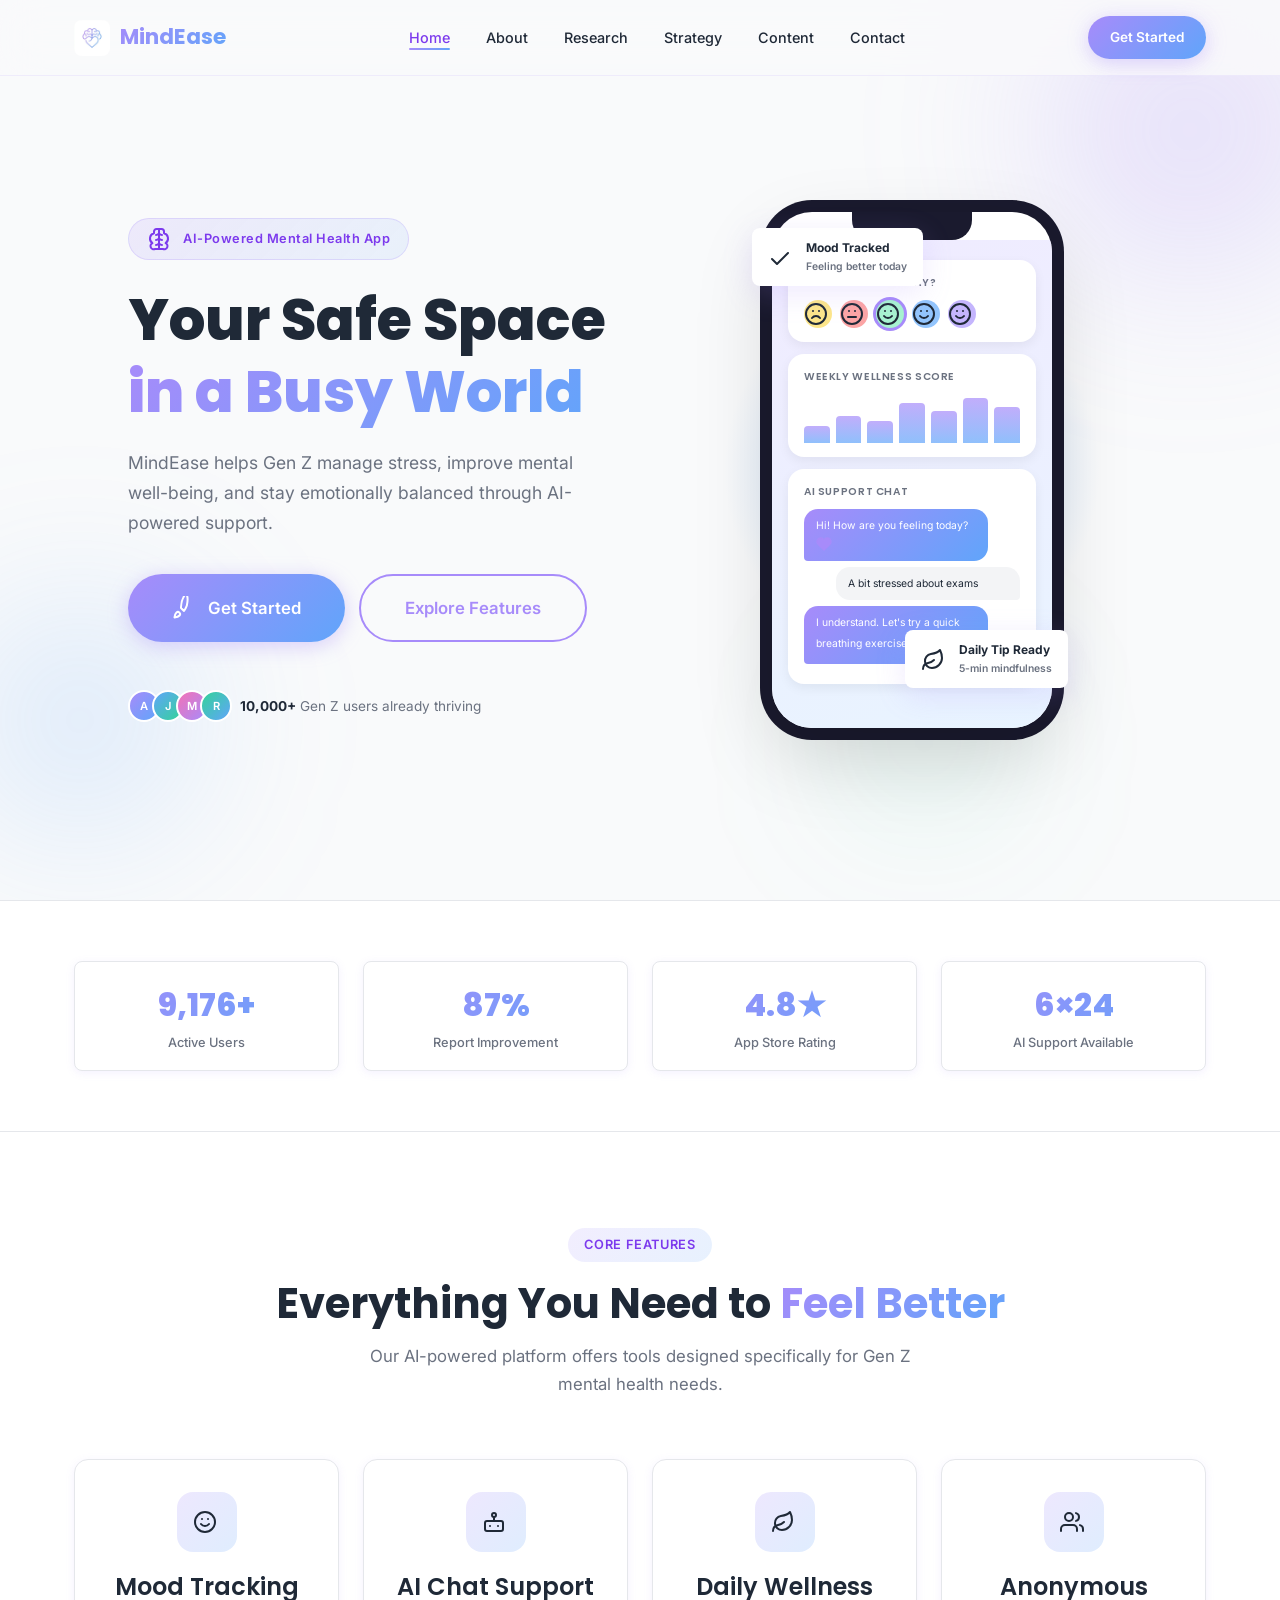
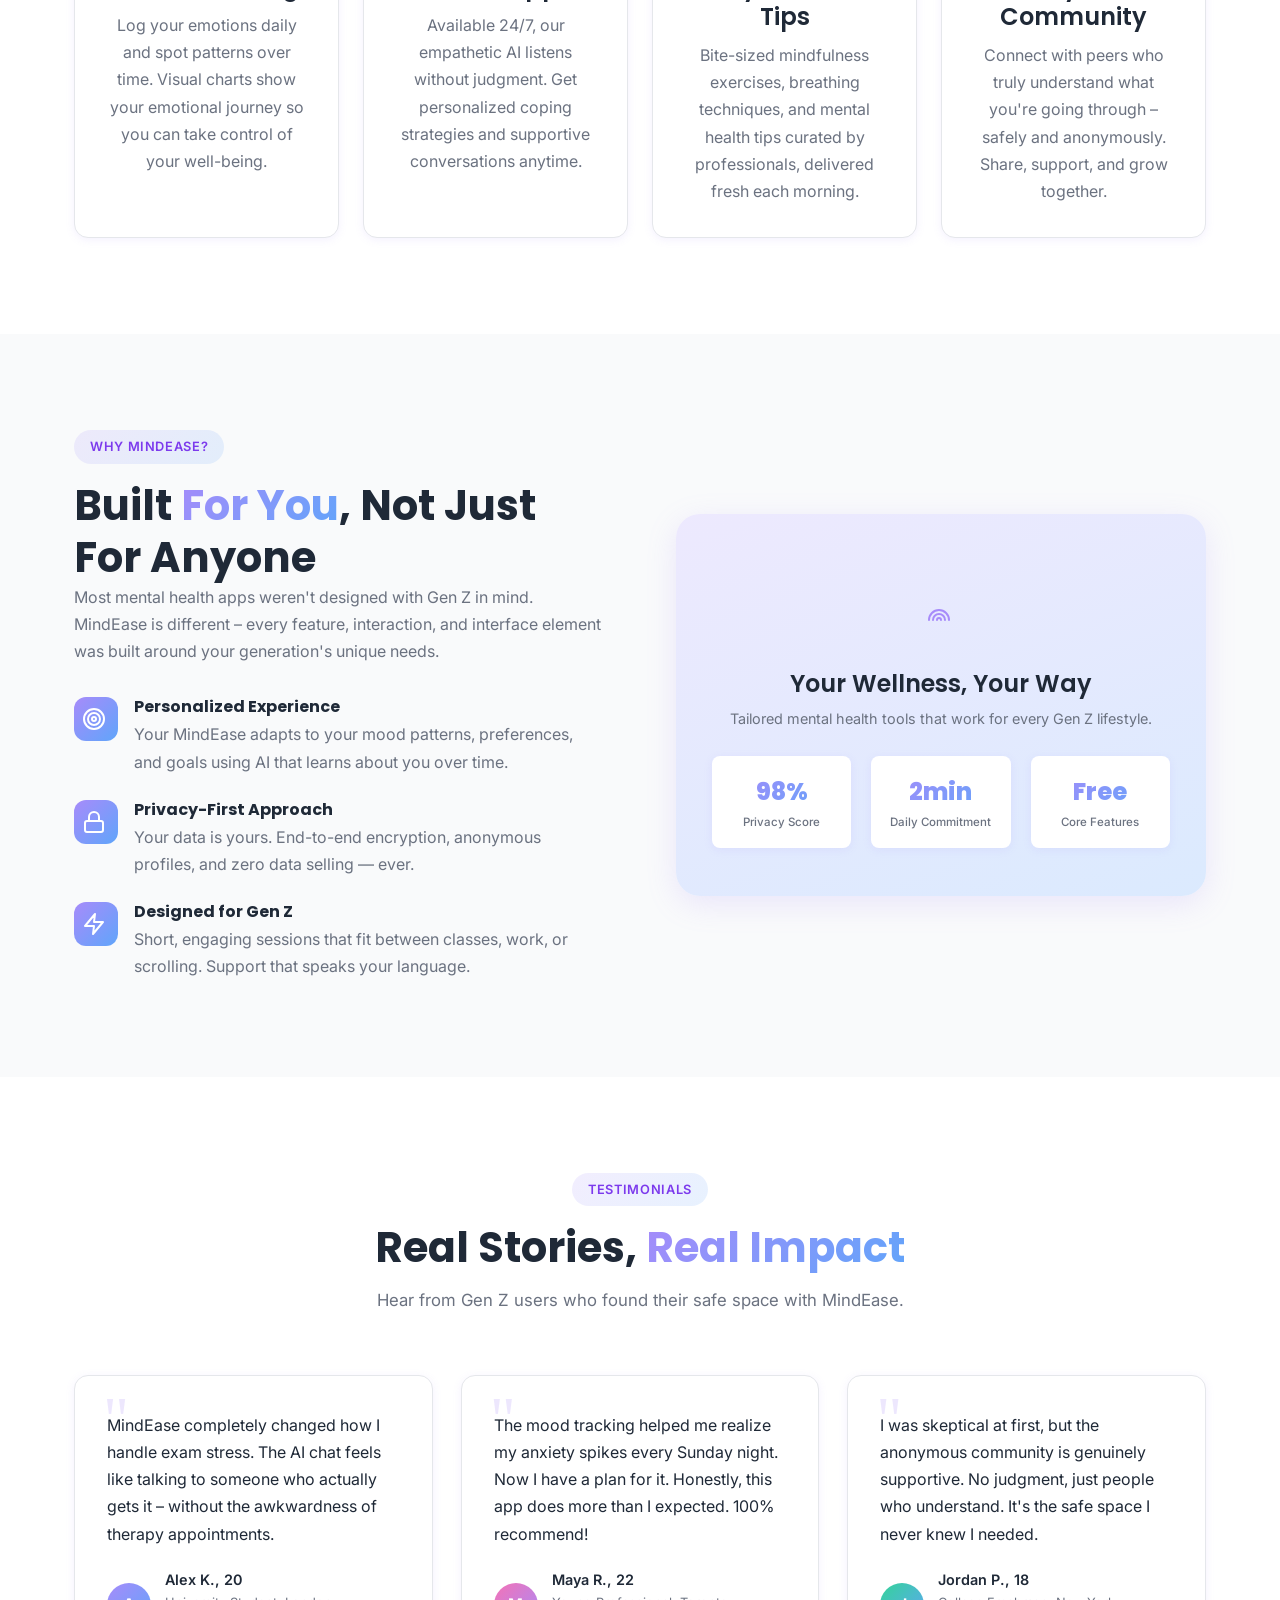
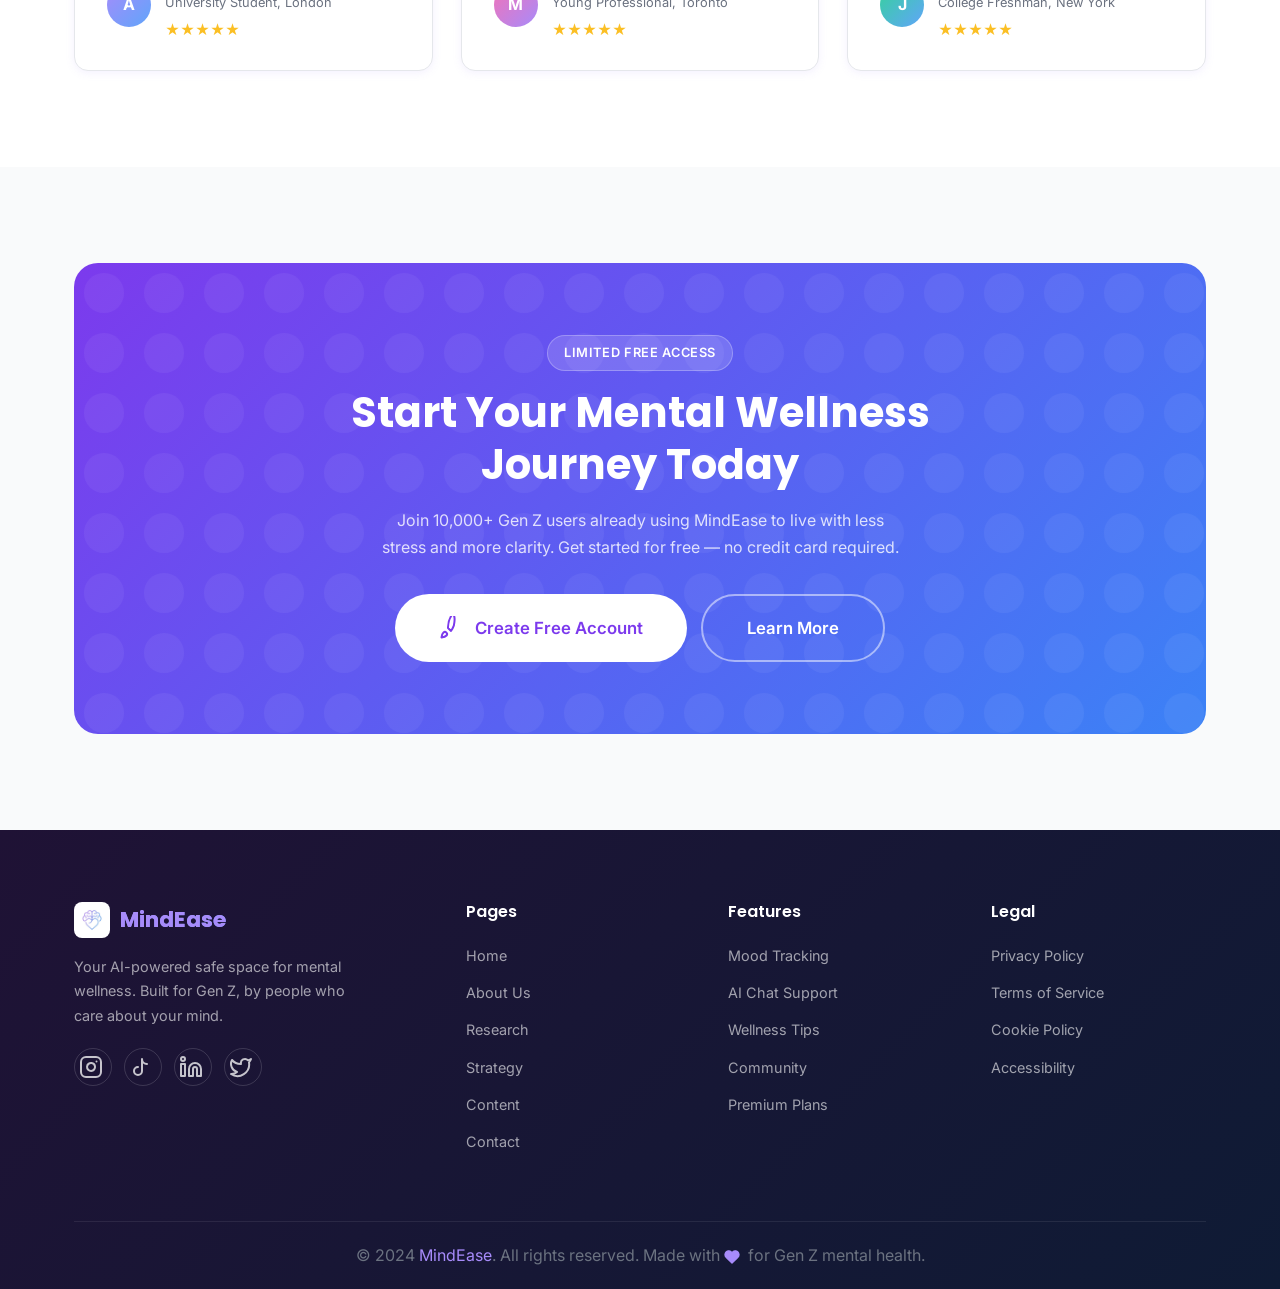
<file: index.html>
<!DOCTYPE html>
<html lang="en">
<head>
  <meta charset="UTF-8" />
  <meta name="viewport" content="width=device-width, initial-scale=1.0" />
  <title>MindEase – Your Safe Space in a Busy World</title>
  <meta name="description" content="MindEase helps Gen Z manage stress, improve mental well-being, and stay emotionally balanced through AI-powered support." />
  <link rel="stylesheet" href="styles/main.css" />
  <link rel="stylesheet" href="styles/animations.css" />
  <link rel="stylesheet" href="styles/pages.css" />
</head>
<body>

<!-- ══ NAVBAR ══ -->
<nav class="navbar" id="navbar">
  <div class="nav-inner">
    <a href="index.html" class="nav-logo">
      <img src="assets/logo.png" alt="MindEase Logo" class="nav-logo-img">
      <span>MindEase</span>
    </a>
    <ul class="nav-menu">
      <li><a href="index.html" class="nav-link">Home</a></li>
      <li><a href="about.html" class="nav-link">About</a></li>
      <li><a href="research.html" class="nav-link">Research</a></li>
      <li><a href="strategy.html" class="nav-link">Strategy</a></li>
      <li><a href="content.html" class="nav-link">Content</a></li>
      <li><a href="contact.html" class="nav-link">Contact</a></li>
    </ul>
    <div class="nav-cta">
      <a href="signup.html" class="btn btn-primary btn-sm">Get Started</a>
    </div>
    <button class="hamburger" id="hamburger" aria-label="Toggle menu">
      <span></span><span></span><span></span>
    </button>
  </div>
  <div class="mobile-menu" id="mobileMenu">
    <a href="index.html" class="nav-link">Home</a>
    <a href="about.html" class="nav-link">About</a>
    <a href="research.html" class="nav-link">Research</a>
    <a href="strategy.html" class="nav-link">Strategy</a>
    <a href="content.html" class="nav-link">Content</a>
    <a href="contact.html" class="nav-link">Contact</a>
    <a href="signup.html" class="btn btn-primary">Get Started</a>
  </div>
</nav>

<!-- ══ HERO ══ -->
<section class="hero">
  <div class="deco-blob deco-blob-1"></div>
  <div class="deco-blob deco-blob-2"></div>
  <div class="deco-blob deco-blob-3"></div>
  <div class="container">
    <div class="hero-inner">
      <!-- Left -->
      <div class="hero-content">
        <div class="hero-label animate fade-only">
          <span><svg xmlns="http://www.w3.org/2000/svg" width="24" height="24" viewBox="0 0 24 24" fill="none" stroke="currentColor" stroke-width="2" stroke-linecap="round" stroke-linejoin="round" class="vector-icon" style="color:currentColor;vertical-align:middle;display:inline-block;margin-right:4px;"><path d="M9.5 2A2.5 2.5 0 0 0 7 4.5v1.79a5.5 5.5 0 0 0-1.6 9.85A2.49 2.49 0 0 0 8 22h8a2.49 2.49 0 0 0 2.6-5.86A5.5 5.5 0 0 0 17 6.29V4.5A2.5 2.5 0 0 0 14.5 2h-5z"></path><path d="M12 2v20"></path><path d="M12 6.5s-1.5 1.5-3 1.5"></path><path d="M12 11.5s-1.5 1.5-3 1.5"></path><path d="M12 16.5s-1.5 1.5-3 1.5"></path><path d="M12 6.5s1.5 1.5 3 1.5"></path><path d="M12 11.5s1.5 1.5 3 1.5"></path><path d="M12 16.5s1.5 1.5 3 1.5"></path></svg></span> AI-Powered Mental Health App
        </div>
        <h1 class="hero-title animate delay-1">
          Your Safe Space<br /><span class="gradient-text line-2">in a Busy World</span>
        </h1>
        <p class="hero-desc animate delay-2">
          MindEase helps Gen Z manage stress, improve mental well-being, and stay emotionally balanced through AI-powered support.
        </p>
        <div class="hero-btns animate delay-3">
          <a href="signup.html" class="btn btn-primary btn-lg"><svg xmlns="http://www.w3.org/2000/svg" width="24" height="24" viewBox="0 0 24 24" fill="none" stroke="currentColor" stroke-width="2" stroke-linecap="round" stroke-linejoin="round" class="vector-icon" style="color:currentColor;vertical-align:middle;display:inline-block;margin-right:4px;"><path d="M4.5 16.5c-1.5 1.26-2 5-2 5s3.74-.5 5-2c.71-.84.7-2.13-.09-2.91a2.18 2.18 0 0 0-2.91-.09z"></path><path d="m12 15-3-3a22 22 0 0 1 3.82-13.06c.09-.1.22-.1.35-.1.14 0 .27.01.4.03.35.05.69.2.98.44.38.3.64.71.74 1.18.3 1.34.62 4.48-.48 9.2A22 22 0 0 1 12 15z"></path></svg> Get Started</a>
          <a href="#features" class="btn btn-outline btn-lg">Explore Features</a>
        </div>
        <div class="hero-trust animate delay-4">
          <div class="trust-avatars">
            <div class="trust-avatar-img">A</div>
            <div class="trust-avatar-img" style="background:linear-gradient(135deg,#60A5FA,#34D399)">J</div>
            <div class="trust-avatar-img" style="background:linear-gradient(135deg,#F472B6,#A78BFA)">M</div>
            <div class="trust-avatar-img" style="background:linear-gradient(135deg,#34D399,#60A5FA)">R</div>
          </div>
          <p class="trust-text"><strong>10,000+</strong> Gen Z users already thriving</p>
        </div>
      </div>
      <!-- Right – Phone Mockup -->
      <div class="hero-visual animate slide-right delay-2">
        <div class="hero-visual-wrap">
          <div class="hero-glow"></div>
          <div class="phone-mockup">
            <div class="phone-notch"></div>
            <div class="phone-screen">
              <!-- Mood widget -->
              <div class="phone-widget">
                <div class="phone-widget-title">How are you today?</div>
                <div class="mood-dots">
                  <div class="mood-dot" style="background:#FDE68A"><svg xmlns="http://www.w3.org/2000/svg" width="24" height="24" viewBox="0 0 24 24" fill="none" stroke="currentColor" stroke-width="2" stroke-linecap="round" stroke-linejoin="round" class="vector-icon" style="color:currentColor;vertical-align:middle;display:inline-block;margin-right:4px;"><circle cx="12" cy="12" r="10"></circle><path d="M8 16s1.5-2 4-2 4 2 4 2"></path><line x1="9" y1="9" x2="9.01" y2="9"></line><line x1="15" y1="9" x2="15.01" y2="9"></line></svg></div>
                  <div class="mood-dot" style="background:#FCA5A5"><svg xmlns="http://www.w3.org/2000/svg" width="24" height="24" viewBox="0 0 24 24" fill="none" stroke="currentColor" stroke-width="2" stroke-linecap="round" stroke-linejoin="round" class="vector-icon" style="color:currentColor;vertical-align:middle;display:inline-block;margin-right:4px;"><circle cx="12" cy="12" r="10"></circle><line x1="8" y1="15" x2="16" y2="15"></line><line x1="9" y1="9" x2="9.01" y2="9"></line><line x1="15" y1="9" x2="15.01" y2="9"></line></svg></div>
                  <div class="mood-dot active" style="background:#A7F3D0"><svg xmlns="http://www.w3.org/2000/svg" width="24" height="24" viewBox="0 0 24 24" fill="none" stroke="currentColor" stroke-width="2" stroke-linecap="round" stroke-linejoin="round" class="vector-icon" style="color:currentColor;vertical-align:middle;display:inline-block;margin-right:4px;"><circle cx="12" cy="12" r="10"></circle><path d="M8 14s1.5 2 4 2 4-2 4-2"></path><line x1="9" y1="9" x2="9.01" y2="9"></line><line x1="15" y1="9" x2="15.01" y2="9"></line></svg></div>
                  <div class="mood-dot" style="background:#93C5FD"><svg xmlns="http://www.w3.org/2000/svg" width="24" height="24" viewBox="0 0 24 24" fill="none" stroke="currentColor" stroke-width="2" stroke-linecap="round" stroke-linejoin="round" class="vector-icon" style="color:currentColor;vertical-align:middle;display:inline-block;margin-right:4px;"><circle cx="12" cy="12" r="10"></circle><path d="M8 14s1.5 2 4 2 4-2 4-2"></path><line x1="9" y1="9" x2="9.01" y2="9"></line><line x1="15" y1="9" x2="15.01" y2="9"></line></svg></div>
                  <div class="mood-dot" style="background:#C4B5FD"><svg xmlns="http://www.w3.org/2000/svg" width="24" height="24" viewBox="0 0 24 24" fill="none" stroke="currentColor" stroke-width="2" stroke-linecap="round" stroke-linejoin="round" class="vector-icon" style="color:currentColor;vertical-align:middle;display:inline-block;margin-right:4px;"><circle cx="12" cy="12" r="10"></circle><path d="M8 14s1.5 2 4 2 4-2 4-2"></path><line x1="9" y1="9" x2="9.01" y2="9"></line><line x1="15" y1="9" x2="15.01" y2="9"></line></svg></div>
                </div>
              </div>
              <!-- Wellness bar -->
              <div class="phone-widget">
                <div class="phone-widget-title">Weekly Wellness Score</div>
                <div class="mini-bar-chart">
                  <div class="mini-bar" style="height:35%"></div>
                  <div class="mini-bar" style="height:55%"></div>
                  <div class="mini-bar" style="height:45%"></div>
                  <div class="mini-bar" style="height:80%"></div>
                  <div class="mini-bar" style="height:65%"></div>
                  <div class="mini-bar" style="height:90%"></div>
                  <div class="mini-bar" style="height:72%"></div>
                </div>
              </div>
              <!-- AI Chat snippet -->
              <div class="phone-widget">
                <div class="phone-widget-title">AI Support Chat</div>
                <div class="chat-bubble ai">Hi! How are you feeling today? <svg xmlns="http://www.w3.org/2000/svg" width="16" height="16" viewBox="0 0 24 24" fill="var(--primary)" stroke="var(--primary)" stroke-width="2" stroke-linecap="round" stroke-linejoin="round" class="vector-icon" style="color:currentColor;vertical-align:middle;display:inline-block;margin-right:4px;"><path d="M20.84 4.61a5.5 5.5 0 0 0-7.78 0L12 5.67l-1.06-1.06a5.5 5.5 0 0 0-7.78 7.78l1.06 1.06L12 21.23l7.78-7.78 1.06-1.06a5.5 5.5 0 0 0 0-7.78z"></path></svg></div>
                <div class="chat-bubble user">A bit stressed about exams</div>
                <div class="chat-bubble ai">I understand. Let's try a quick breathing exercise! <svg xmlns="http://www.w3.org/2000/svg" width="24" height="24" viewBox="0 0 24 24" fill="none" stroke="currentColor" stroke-width="2" stroke-linecap="round" stroke-linejoin="round" class="vector-icon" style="color:currentColor;vertical-align:middle;display:inline-block;margin-right:4px;"><path d="M11 20A7 7 0 0 1 9.8 6.1C15.5 5 17 4.48 19 2c1 2 2 4.18 2 8 0 5.5-4.78 10-10 10Z"></path><path d="M2 21c0-3 1.85-5.36 5.08-6C9.5 14.52 12 13 13 12"></path></svg></div>
              </div>
            </div>
          </div>
          <!-- Floating Badges -->
          <div class="floating-badge badge-1">
            <span class="fb-icon"><svg xmlns="http://www.w3.org/2000/svg" width="24" height="24" viewBox="0 0 24 24" fill="none" stroke="currentColor" stroke-width="2" stroke-linecap="round" stroke-linejoin="round" class="vector-icon" style="color:currentColor;vertical-align:middle;display:inline-block;margin-right:4px;"><polyline points="20 6 9 17 4 12"></polyline></svg></span>
            <div><div style="font-size:.75rem;font-weight:700;color:var(--text)">Mood Tracked</div><div style="font-size:.65rem;color:var(--text-muted)">Feeling better today</div></div>
          </div>
          <div class="floating-badge badge-2">
            <span class="fb-icon"><svg xmlns="http://www.w3.org/2000/svg" width="24" height="24" viewBox="0 0 24 24" fill="none" stroke="currentColor" stroke-width="2" stroke-linecap="round" stroke-linejoin="round" class="vector-icon" style="color:currentColor;vertical-align:middle;display:inline-block;margin-right:4px;"><path d="M11 20A7 7 0 0 1 9.8 6.1C15.5 5 17 4.48 19 2c1 2 2 4.18 2 8 0 5.5-4.78 10-10 10Z"></path><path d="M2 21c0-3 1.85-5.36 5.08-6C9.5 14.52 12 13 13 12"></path></svg></span>
            <div><div style="font-size:.75rem;font-weight:700;color:var(--text)">Daily Tip Ready</div><div style="font-size:.65rem;color:var(--text-muted)">5-min mindfulness</div></div>
          </div>
        </div>
      </div>
    </div>
  </div>
</section>

<!-- ══ STATS BAR ══ -->
<section class="section-sm" style="background:#fff;border-top:1px solid var(--border);border-bottom:1px solid var(--border)">
  <div class="container">
    <div class="grid-4">
      <div class="stat-chip animate">
        <div class="stat-num"><span data-count="10000">0</span>+</div>
        <div class="stat-label">Active Users</div>
      </div>
      <div class="stat-chip animate delay-1">
        <div class="stat-num"><span data-count="95">0</span>%</div>
        <div class="stat-label">Report Improvement</div>
      </div>
      <div class="stat-chip animate delay-2">
        <div class="stat-num"><span data-count="4">0</span>.8★</div>
        <div class="stat-label">App Store Rating</div>
      </div>
      <div class="stat-chip animate delay-3">
        <div class="stat-num"><span data-count="7">0</span>×24</div>
        <div class="stat-label">AI Support Available</div>
      </div>
    </div>
  </div>
</section>

<!-- ══ FEATURES ══ -->
<section class="section features-section" id="features">
  <div class="container">
    <div class="section-header animate">
      <div class="badge">Core Features</div>
      <h2>Everything You Need to <span class="gradient-text">Feel Better</span></h2>
      <p>Our AI-powered platform offers tools designed specifically for Gen Z mental health needs.</p>
    </div>
    <div class="grid-4">
      <div class="card feature-card animate delay-1">
        <div class="icon-wrap"><svg xmlns="http://www.w3.org/2000/svg" width="24" height="24" viewBox="0 0 24 24" fill="none" stroke="currentColor" stroke-width="2" stroke-linecap="round" stroke-linejoin="round" class="vector-icon" style="color:currentColor;vertical-align:middle;display:inline-block;margin-right:4px;"><circle cx="12" cy="12" r="10"></circle><path d="M8 14s1.5 2 4 2 4-2 4-2"></path><line x1="9" y1="9" x2="9.01" y2="9"></line><line x1="15" y1="9" x2="15.01" y2="9"></line></svg></div>
        <h3>Mood Tracking</h3>
        <p>Log your emotions daily and spot patterns over time. Visual charts show your emotional journey so you can take control of your well-being.</p>
      </div>
      <div class="card feature-card animate delay-2">
        <div class="icon-wrap"><svg xmlns="http://www.w3.org/2000/svg" width="24" height="24" viewBox="0 0 24 24" fill="none" stroke="currentColor" stroke-width="2" stroke-linecap="round" stroke-linejoin="round" class="vector-icon" style="color:currentColor;vertical-align:middle;display:inline-block;margin-right:4px;"><rect x="3" y="11" width="18" height="10" rx="2"></rect><circle cx="12" cy="5" r="2"></circle><path d="M12 7v4"></path><line x1="8" y1="16" x2="8" y2="16"></line><line x1="16" y1="16" x2="16" y2="16"></line></svg></div>
        <h3>AI Chat Support</h3>
        <p>Available 24/7, our empathetic AI listens without judgment. Get personalized coping strategies and supportive conversations anytime.</p>
      </div>
      <div class="card feature-card animate delay-3">
        <div class="icon-wrap"><svg xmlns="http://www.w3.org/2000/svg" width="24" height="24" viewBox="0 0 24 24" fill="none" stroke="currentColor" stroke-width="2" stroke-linecap="round" stroke-linejoin="round" class="vector-icon" style="color:currentColor;vertical-align:middle;display:inline-block;margin-right:4px;"><path d="M11 20A7 7 0 0 1 9.8 6.1C15.5 5 17 4.48 19 2c1 2 2 4.18 2 8 0 5.5-4.78 10-10 10Z"></path><path d="M2 21c0-3 1.85-5.36 5.08-6C9.5 14.52 12 13 13 12"></path></svg></div>
        <h3>Daily Wellness Tips</h3>
        <p>Bite-sized mindfulness exercises, breathing techniques, and mental health tips curated by professionals, delivered fresh each morning.</p>
      </div>
      <div class="card feature-card animate delay-4">
        <div class="icon-wrap"><svg xmlns="http://www.w3.org/2000/svg" width="24" height="24" viewBox="0 0 24 24" fill="none" stroke="currentColor" stroke-width="2" stroke-linecap="round" stroke-linejoin="round" class="vector-icon" style="color:currentColor;vertical-align:middle;display:inline-block;margin-right:4px;"><path d="M17 21v-2a4 4 0 0 0-4-4H5a4 4 0 0 0-4 4v2"></path><circle cx="9" cy="7" r="4"></circle><path d="M23 21v-2a4 4 0 0 0-3-3.87"></path><path d="M16 3.13a4 4 0 0 1 0 7.75"></path></svg></div>
        <h3>Anonymous Community</h3>
        <p>Connect with peers who truly understand what you're going through – safely and anonymously. Share, support, and grow together.</p>
      </div>
    </div>
  </div>
</section>

<!-- ══ WHY CHOOSE US ══ -->
<section class="section why-section">
  <div class="container">
    <div class="why-inner">
      <!-- Left text -->
      <div>
        <div class="badge animate">Why MindEase?</div>
        <h2 class="animate delay-1">Built <span class="gradient-text">For You</span>, Not Just For Anyone</h2>
        <p class="animate delay-2">Most mental health apps weren't designed with Gen Z in mind. MindEase is different – every feature, interaction, and interface element was built around your generation's unique needs.</p>
        <div class="why-list">
          <div class="why-item animate delay-2">
            <div class="why-icon"><svg xmlns="http://www.w3.org/2000/svg" width="24" height="24" viewBox="0 0 24 24" fill="none" stroke="currentColor" stroke-width="2" stroke-linecap="round" stroke-linejoin="round" class="vector-icon" style="color:currentColor;vertical-align:middle;display:inline-block;margin-right:4px;"><circle cx="12" cy="12" r="10"></circle><circle cx="12" cy="12" r="6"></circle><circle cx="12" cy="12" r="2"></circle></svg></div>
            <div>
              <h4>Personalized Experience</h4>
              <p>Your MindEase adapts to your mood patterns, preferences, and goals using AI that learns about you over time.</p>
            </div>
          </div>
          <div class="why-item animate delay-3">
            <div class="why-icon"><svg xmlns="http://www.w3.org/2000/svg" width="24" height="24" viewBox="0 0 24 24" fill="none" stroke="currentColor" stroke-width="2" stroke-linecap="round" stroke-linejoin="round" class="vector-icon" style="color:currentColor;vertical-align:middle;display:inline-block;margin-right:4px;"><rect x="3" y="11" width="18" height="11" rx="2"></rect><path d="M7 11V7a5 5 0 0 1 10 0v4"></path></svg></div>
            <div>
              <h4>Privacy-First Approach</h4>
              <p>Your data is yours. End-to-end encryption, anonymous profiles, and zero data selling — ever.</p>
            </div>
          </div>
          <div class="why-item animate delay-4">
            <div class="why-icon"><svg xmlns="http://www.w3.org/2000/svg" width="24" height="24" viewBox="0 0 24 24" fill="none" stroke="currentColor" stroke-width="2" stroke-linecap="round" stroke-linejoin="round" class="vector-icon" style="color:currentColor;vertical-align:middle;display:inline-block;margin-right:4px;"><polygon points="13 2 3 14 12 14 11 22 21 10 12 10 13 2"></polygon></svg></div>
            <div>
              <h4>Designed for Gen Z</h4>
              <p>Short, engaging sessions that fit between classes, work, or scrolling. Support that speaks your language.</p>
            </div>
          </div>
        </div>
      </div>
      <!-- Right visual card -->
      <div class="why-image-wrap animate slide-right">
        <div class="why-image-card">
          <div style="font-size:3.5rem;margin-bottom:12px"><svg xmlns="http://www.w3.org/2000/svg" width="24" height="24" viewBox="0 0 24 24" fill="none" stroke="var(--primary)" stroke-width="2" stroke-linecap="round" stroke-linejoin="round" class="vector-icon" style="color:currentColor;vertical-align:middle;display:inline-block;margin-right:4px;"><path d="M22 17a10 10 0 0 0-20 0"></path><path d="M6 17a6 6 0 0 1 12 0"></path><path d="M10 17a2 2 0 0 1 4 0"></path></svg></div>
          <h3 style="margin-bottom:8px">Your Wellness, Your Way</h3>
          <p style="color:var(--text-muted);font-size:.9rem">Tailored mental health tools that work for every Gen Z lifestyle.</p>
          <div class="why-stats-row">
            <div class="why-stat">
              <div class="num">98%</div>
              <div class="label">Privacy Score</div>
            </div>
            <div class="why-stat">
              <div class="num">2min</div>
              <div class="label">Daily Commitment</div>
            </div>
            <div class="why-stat">
              <div class="num">Free</div>
              <div class="label">Core Features</div>
            </div>
          </div>
        </div>
      </div>
    </div>
  </div>
</section>

<!-- ══ TESTIMONIALS ══ -->
<section class="section testimonials-section">
  <div class="container">
    <div class="section-header animate">
      <div class="badge">Testimonials</div>
      <h2>Real Stories, <span class="gradient-text">Real Impact</span></h2>
      <p>Hear from Gen Z users who found their safe space with MindEase.</p>
    </div>
    <div class="grid-3">
      <div class="testimonial-card animate delay-1">
        <div class="quote-mark">"</div>
        <p class="testimonial-text">MindEase completely changed how I handle exam stress. The AI chat feels like talking to someone who actually gets it – without the awkwardness of therapy appointments.</p>
        <div class="testimonial-author">
          <div class="author-avatar" style="background:linear-gradient(135deg,var(--primary),var(--secondary))">A</div>
          <div>
            <div class="author-name">Alex K., 20</div>
            <div class="author-role">University Student, London</div>
            <div class="stars">★★★★★</div>
          </div>
        </div>
      </div>
      <div class="testimonial-card animate delay-2">
        <div class="quote-mark">"</div>
        <p class="testimonial-text">The mood tracking helped me realize my anxiety spikes every Sunday night. Now I have a plan for it. Honestly, this app does more than I expected. 100% recommend!</p>
        <div class="testimonial-author">
          <div class="author-avatar" style="background:linear-gradient(135deg,#F472B6,#A78BFA)">M</div>
          <div>
            <div class="author-name">Maya R., 22</div>
            <div class="author-role">Young Professional, Toronto</div>
            <div class="stars">★★★★★</div>
          </div>
        </div>
      </div>
      <div class="testimonial-card animate delay-3">
        <div class="quote-mark">"</div>
        <p class="testimonial-text">I was skeptical at first, but the anonymous community is genuinely supportive. No judgment, just people who understand. It's the safe space I never knew I needed.</p>
        <div class="testimonial-author">
          <div class="author-avatar" style="background:linear-gradient(135deg,#34D399,#60A5FA)">J</div>
          <div>
            <div class="author-name">Jordan P., 18</div>
            <div class="author-role">College Freshman, New York</div>
            <div class="stars">★★★★★</div>
          </div>
        </div>
      </div>
    </div>
  </div>
</section>

<!-- ══ CTA BANNER ══ -->
<section class="section" style="background:var(--bg)">
  <div class="container">
    <div class="cta-banner animate">
      <div class="badge" style="background:rgba(255,255,255,.15);color:#fff;border:1px solid rgba(255,255,255,.25)">Limited Free Access</div>
      <h2>Start Your Mental Wellness<br />Journey Today</h2>
      <p>Join 10,000+ Gen Z users already using MindEase to live with less stress and more clarity. Get started for free — no credit card required.</p>
      <div class="cta-btns">
        <a href="signup.html" class="btn btn-white btn-lg"><svg xmlns="http://www.w3.org/2000/svg" width="24" height="24" viewBox="0 0 24 24" fill="none" stroke="currentColor" stroke-width="2" stroke-linecap="round" stroke-linejoin="round" class="vector-icon" style="color:currentColor;vertical-align:middle;display:inline-block;margin-right:4px;"><path d="M4.5 16.5c-1.5 1.26-2 5-2 5s3.74-.5 5-2c.71-.84.7-2.13-.09-2.91a2.18 2.18 0 0 0-2.91-.09z"></path><path d="m12 15-3-3a22 22 0 0 1 3.82-13.06c.09-.1.22-.1.35-.1.14 0 .27.01.4.03.35.05.69.2.98.44.38.3.64.71.74 1.18.3 1.34.62 4.48-.48 9.2A22 22 0 0 1 12 15z"></path></svg> Create Free Account</a>
        <a href="about.html" class="btn btn-ghost btn-lg">Learn More</a>
      </div>
    </div>
  </div>
</section>

<!-- ══ FOOTER ══ -->
<footer class="footer">
  <div class="container">
    <div class="footer-grid">
      <div class="footer-brand">
        <a href="index.html" class="nav-logo">
          <img src="assets/logo.png" alt="MindEase Logo" class="nav-logo-img">
          <span>MindEase</span>
        </a>
        <p>Your AI-powered safe space for mental wellness. Built for Gen Z, by people who care about your mind.</p>
        <div class="footer-social">
          <div class="social-icon"><svg xmlns="http://www.w3.org/2000/svg" width="24" height="24" viewBox="0 0 24 24" fill="none" stroke="currentColor" stroke-width="2" stroke-linecap="round" stroke-linejoin="round" class="vector-icon" style="color:currentColor;vertical-align:middle;display:inline-block;margin-right:4px;"><rect x="2" y="2" width="20" height="20" rx="5" ry="5"></rect><path d="M16 11.37A4 4 0 1 1 12.63 8 4 4 0 0 1 16 11.37z"></path><line x1="17.5" y1="6.5" x2="17.51" y2="6.5"></line></svg></div>
          <div class="social-icon"><svg xmlns="http://www.w3.org/2000/svg" width="24" height="24" viewBox="0 0 24 24" fill="none" stroke="currentColor" stroke-width="2" stroke-linecap="round" stroke-linejoin="round" class="vector-icon" style="color:currentColor;vertical-align:middle;display:inline-block;margin-right:4px;"><path d="M9 12a4 4 0 1 0 4 4V4a5 5 0 0 0 5 5"></path></svg></div>
          <div class="social-icon"><svg xmlns="http://www.w3.org/2000/svg" width="24" height="24" viewBox="0 0 24 24" fill="none" stroke="currentColor" stroke-width="2" stroke-linecap="round" stroke-linejoin="round" class="vector-icon" style="color:currentColor;vertical-align:middle;display:inline-block;margin-right:4px;"><path d="M16 8a6 6 0 0 1 6 6v7h-4v-7a2 2 0 0 0-2-2 2 2 0 0 0-2 2v7h-4v-7a6 6 0 0 1 6-6z"></path><rect x="2" y="9" width="4" height="12"></rect><circle cx="4" cy="4" r="2"></circle></svg></div>
          <div class="social-icon"><svg xmlns="http://www.w3.org/2000/svg" width="24" height="24" viewBox="0 0 24 24" fill="none" stroke="currentColor" stroke-width="2" stroke-linecap="round" stroke-linejoin="round" class="vector-icon" style="color:currentColor;vertical-align:middle;display:inline-block;margin-right:4px;"><path d="M22 4s-.7 2.1-2 3.4c1.6 10-9.4 17.3-18 11.6 2.2.1 4.4-.6 6-2C3 15.5.5 9.6 3 5c2.2 2.6 5.6 4.1 9 4-.9-4.2 4-6.6 7-3.8 1.1 0 3-1.2 3-1.2z"></path></svg></div>
        </div>
      </div>
      <div class="footer-col">
        <h4>Pages</h4>
        <ul>
          <li><a href="index.html">Home</a></li>
          <li><a href="about.html">About Us</a></li>
          <li><a href="research.html">Research</a></li>
          <li><a href="strategy.html">Strategy</a></li>
          <li><a href="content.html">Content</a></li>
          <li><a href="contact.html">Contact</a></li>
        </ul>
      </div>
      <div class="footer-col">
        <h4>Features</h4>
        <ul>
          <li><a href="signup.html">Mood Tracking</a></li>
          <li><a href="signup.html">AI Chat Support</a></li>
          <li><a href="signup.html">Wellness Tips</a></li>
          <li><a href="signup.html">Community</a></li>
          <li><a href="signup.html">Premium Plans</a></li>
        </ul>
      </div>
      <div class="footer-col">
        <h4>Legal</h4>
        <ul>
          <li><a href="contact.html">Privacy Policy</a></li>
          <li><a href="contact.html">Terms of Service</a></li>
          <li><a href="contact.html">Cookie Policy</a></li>
          <li><a href="contact.html">Accessibility</a></li>
        </ul>
      </div>
    </div>
  </div>
  <div class="footer-bottom">
    <p>© 2024 <span>MindEase</span>. All rights reserved. Made with <svg xmlns="http://www.w3.org/2000/svg" width="16" height="16" viewBox="0 0 24 24" fill="var(--primary)" stroke="var(--primary)" stroke-width="2" stroke-linecap="round" stroke-linejoin="round" class="vector-icon" style="color:currentColor;vertical-align:middle;display:inline-block;margin-right:4px;"><path d="M20.84 4.61a5.5 5.5 0 0 0-7.78 0L12 5.67l-1.06-1.06a5.5 5.5 0 0 0-7.78 7.78l1.06 1.06L12 21.23l7.78-7.78 1.06-1.06a5.5 5.5 0 0 0 0-7.78z"></path></svg> for Gen Z mental health.</p>
  </div>
</footer>

<script src="js/main.js"></script>
</body>
</html>
</file>
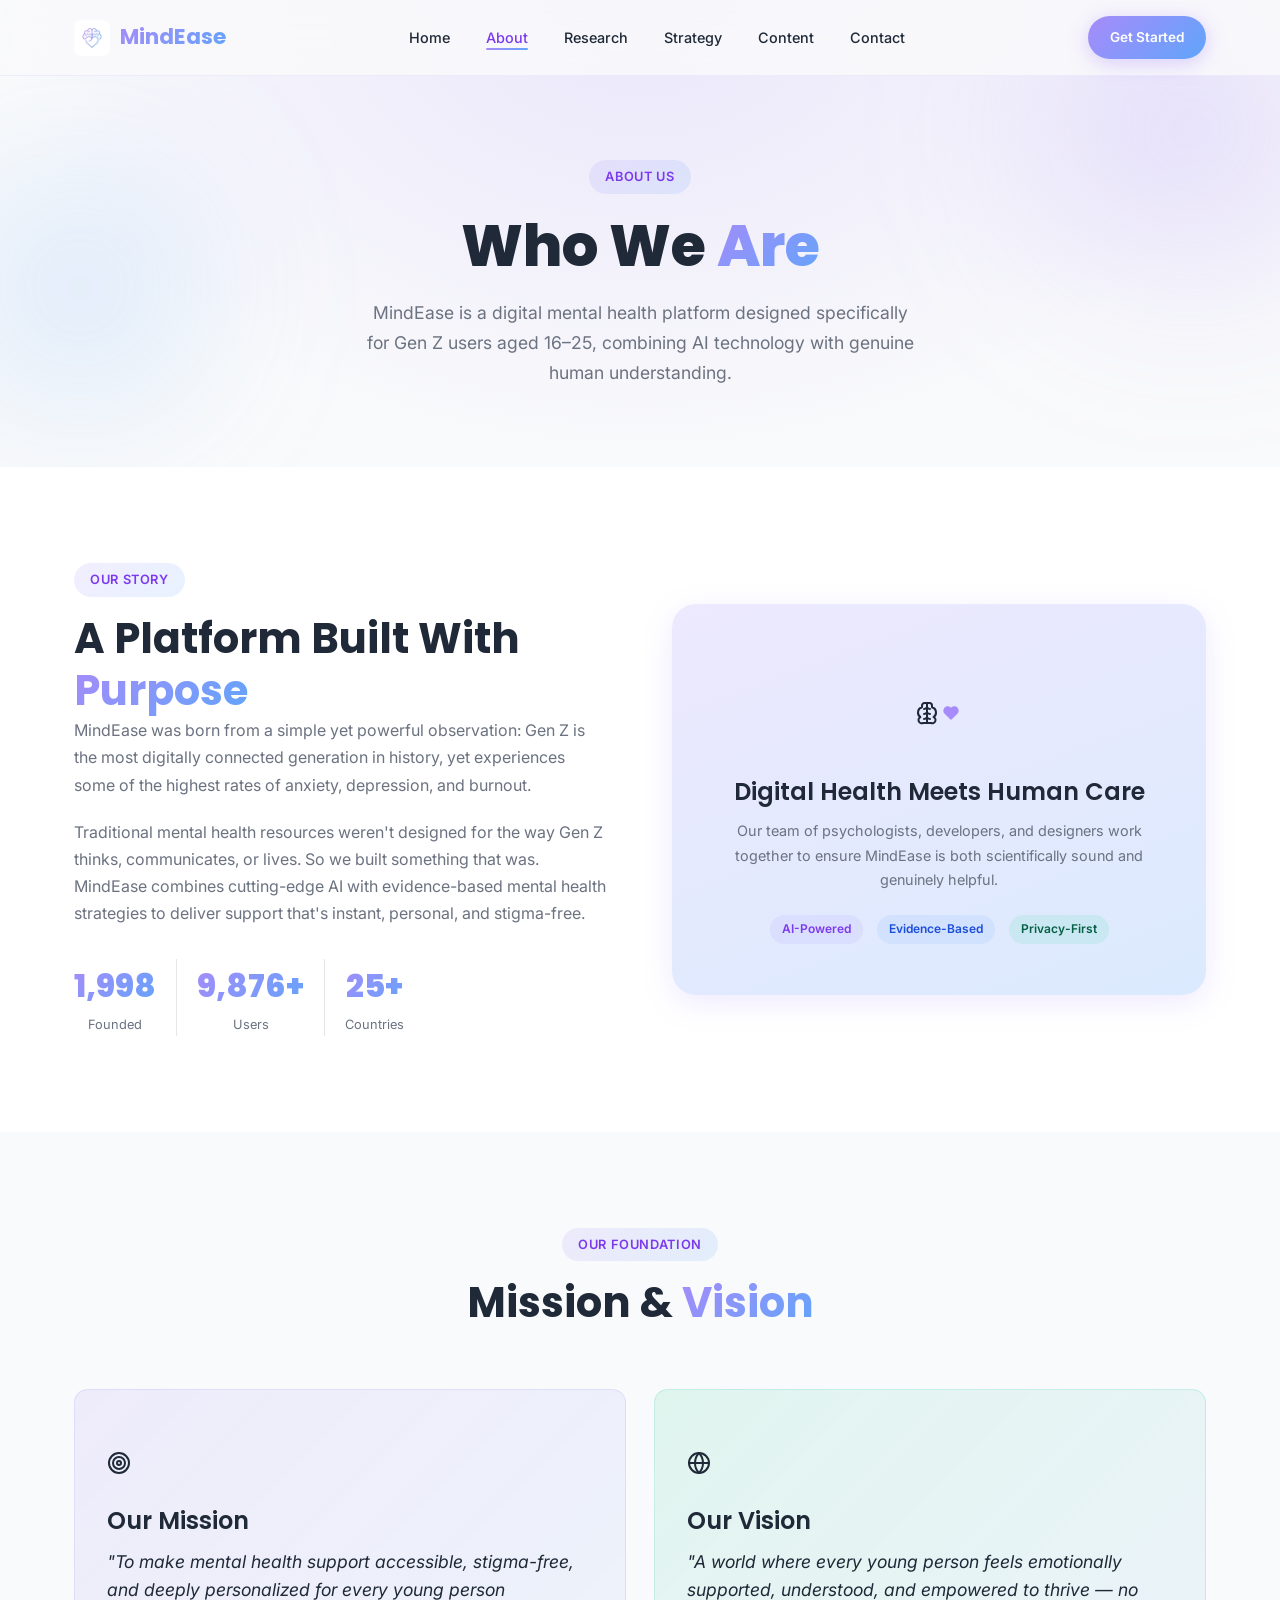
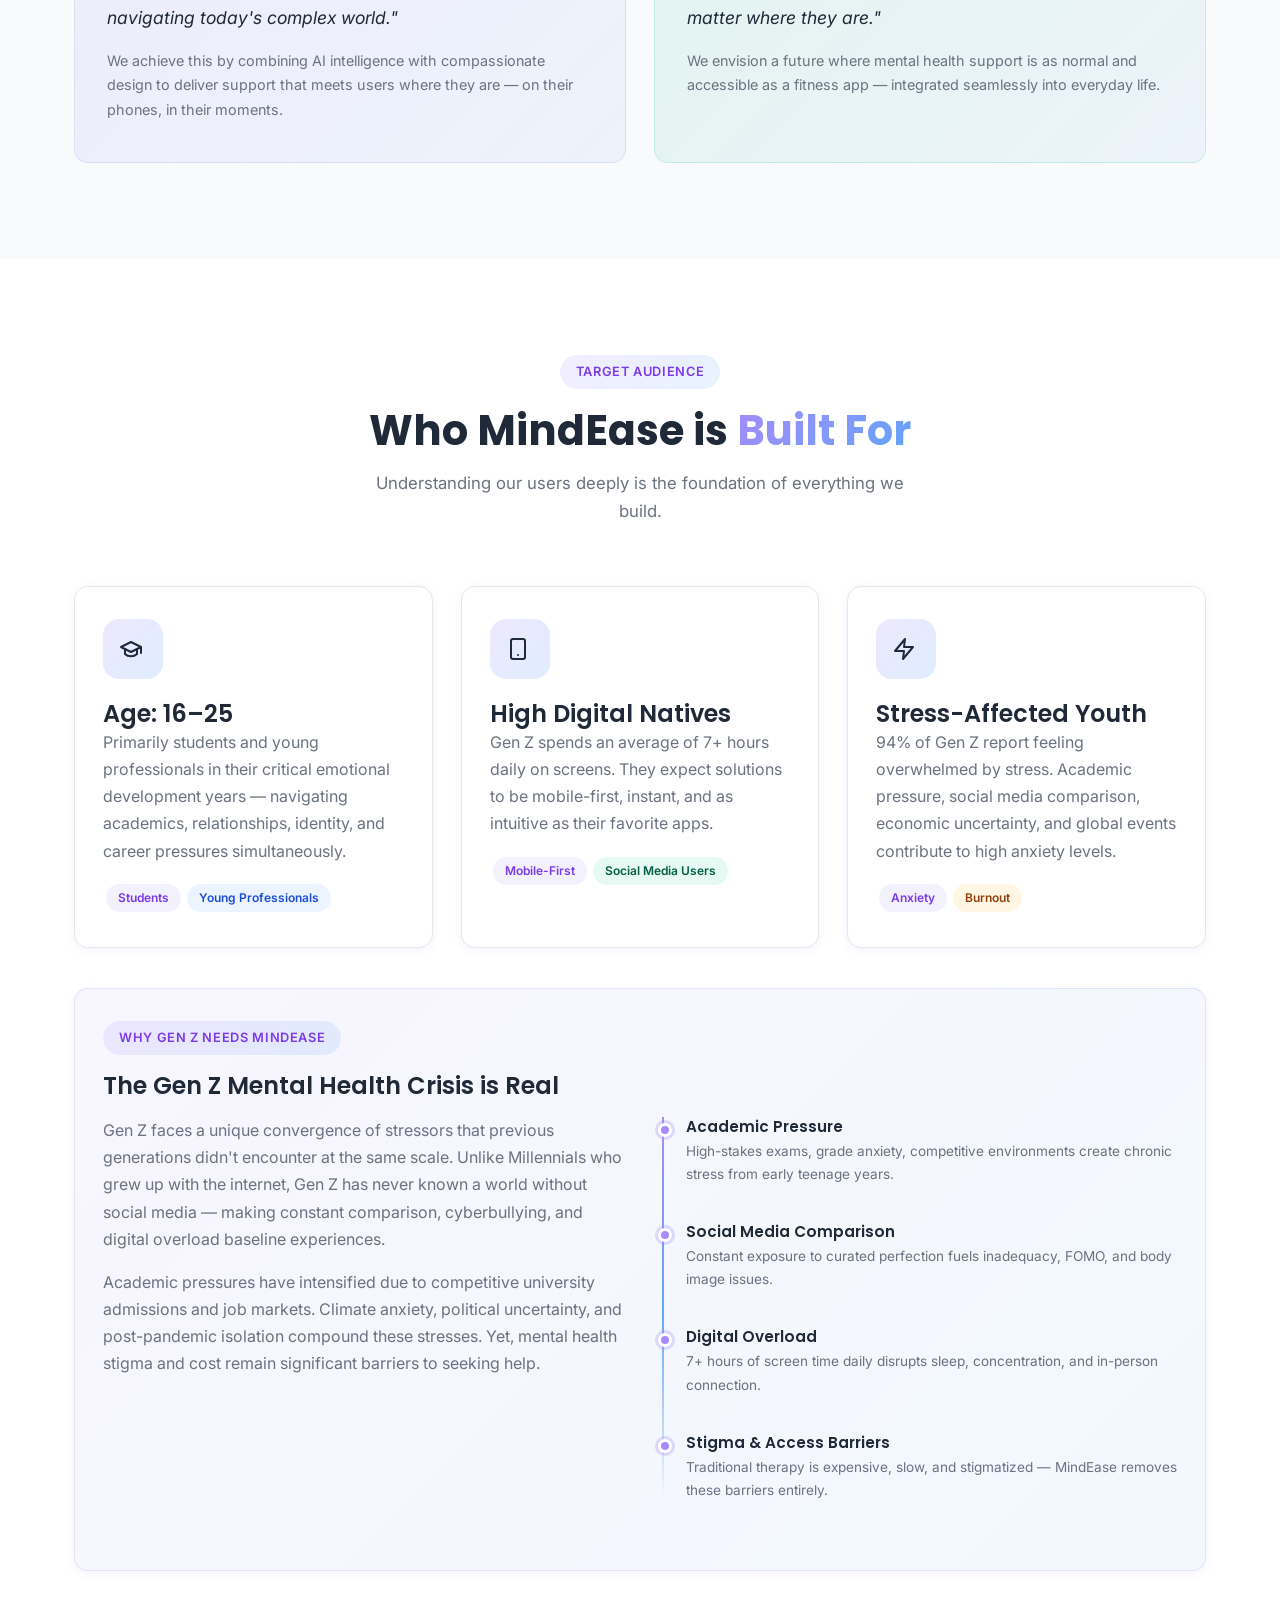
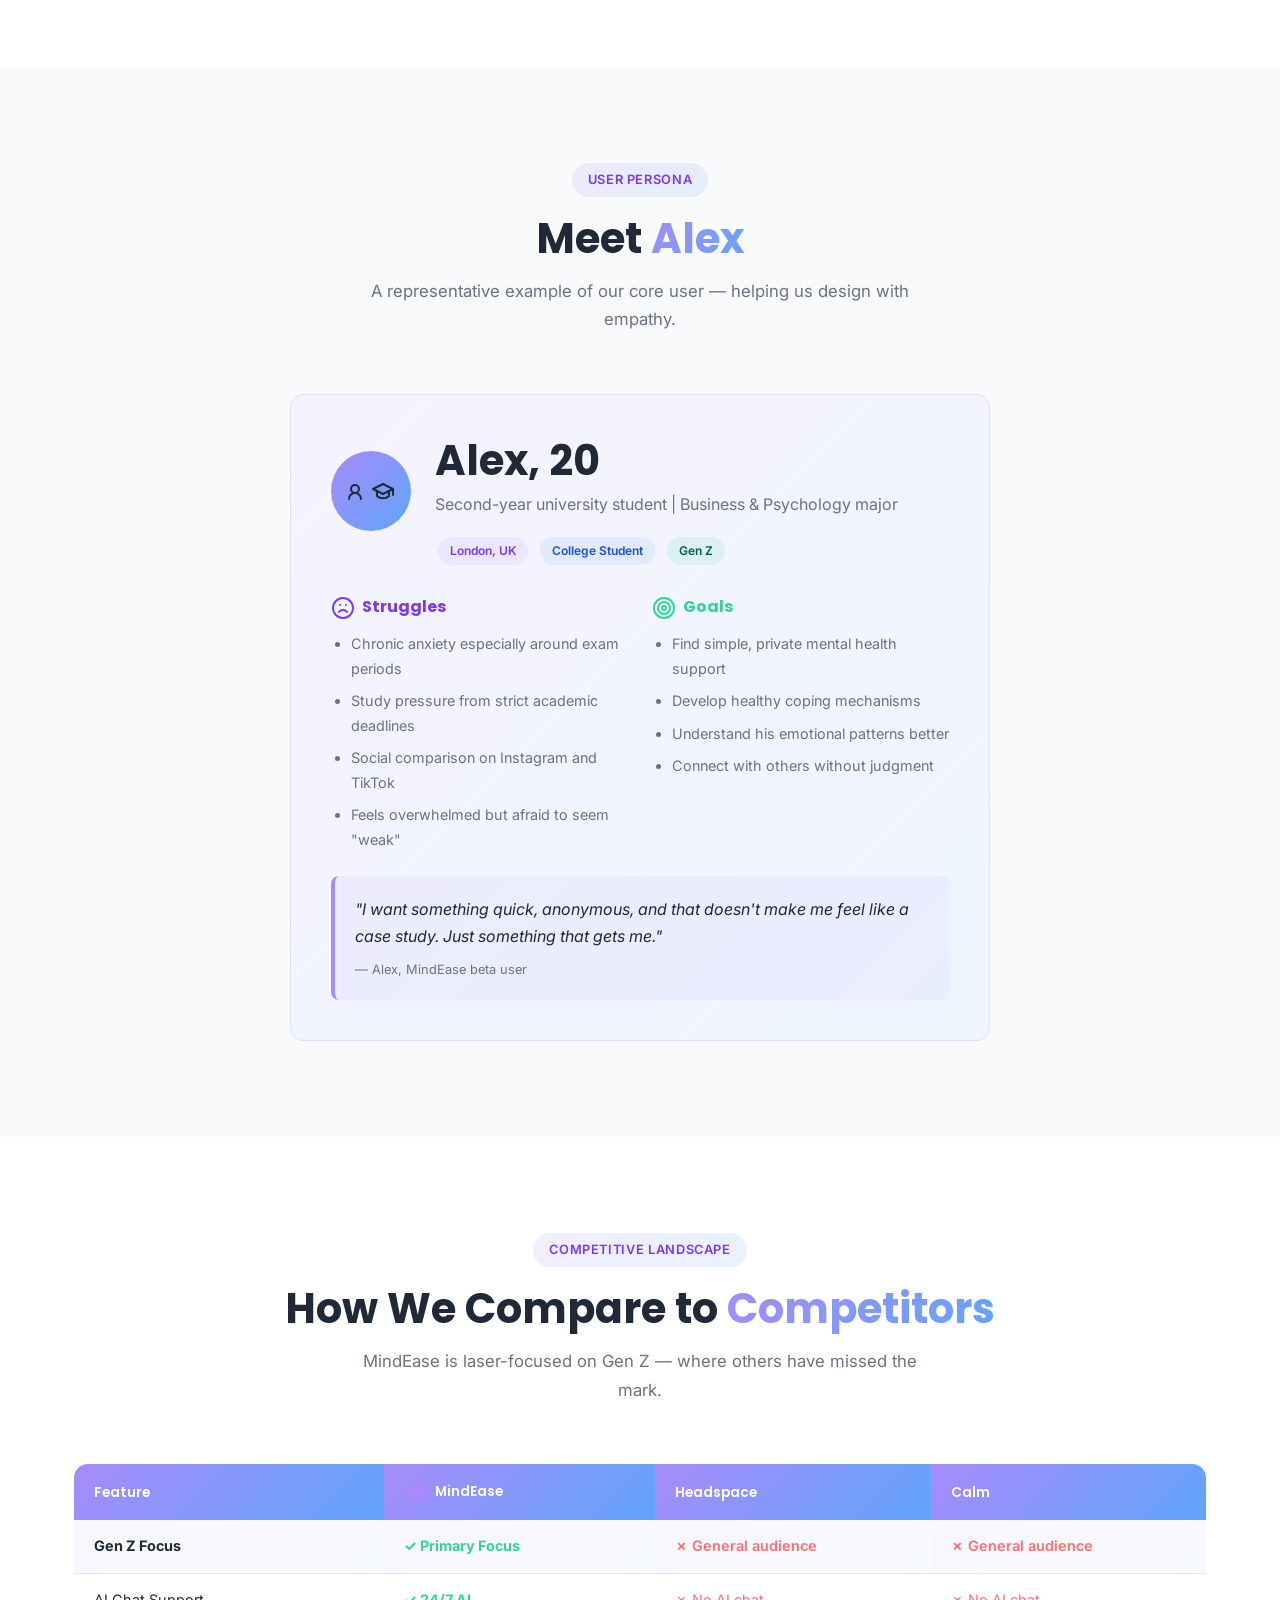
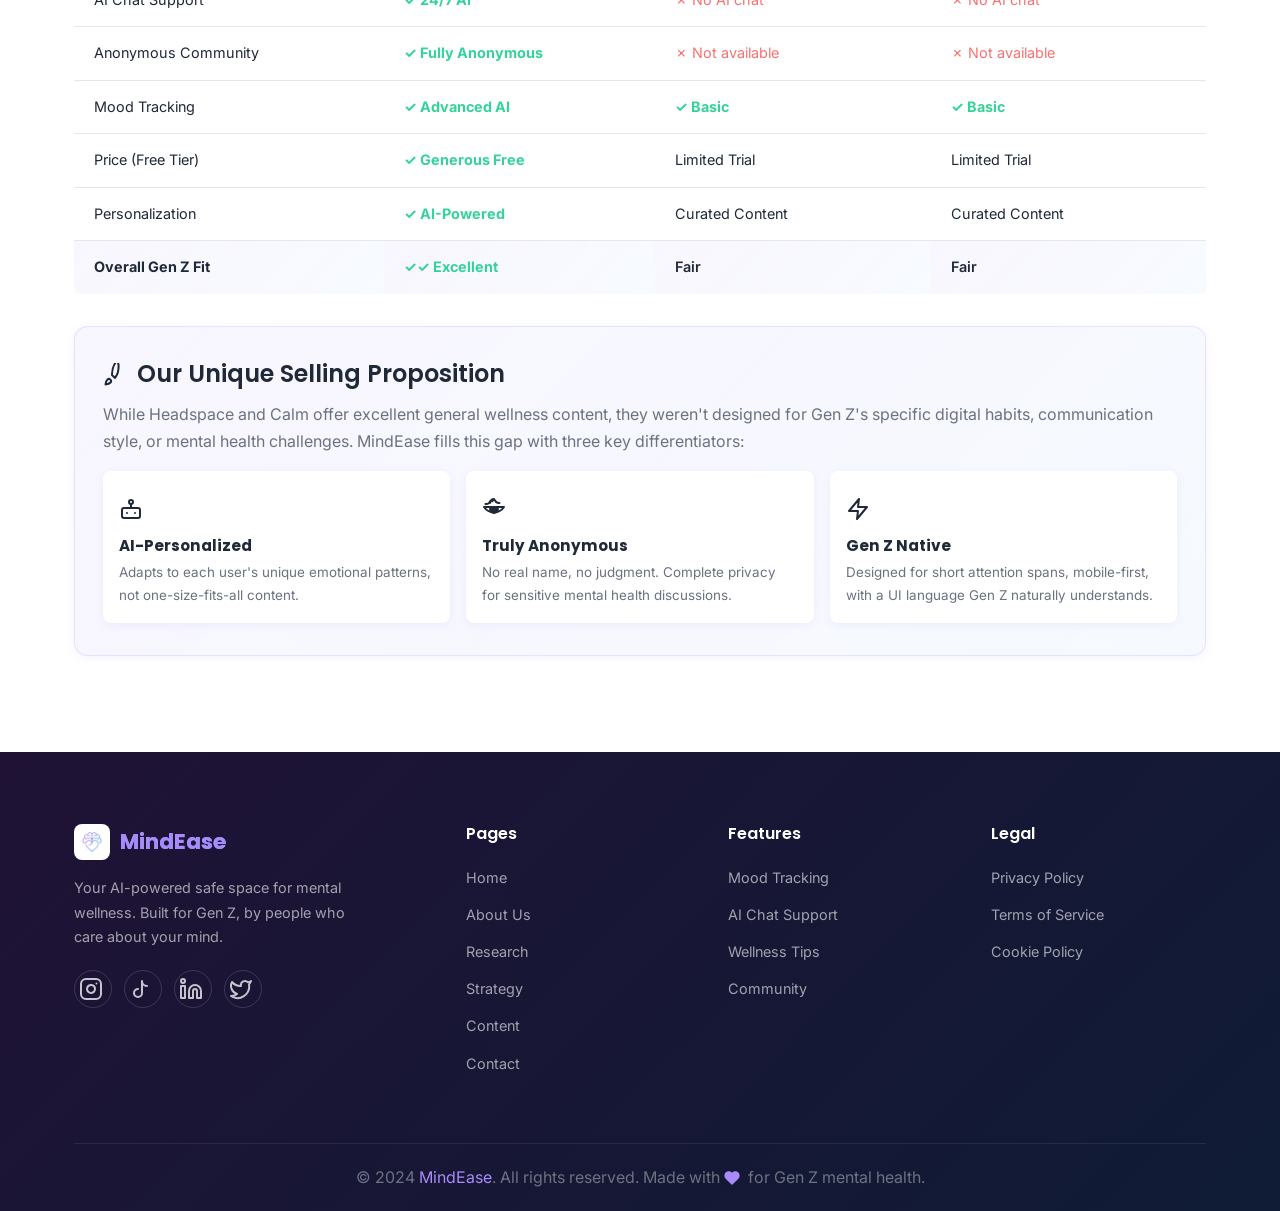
<file: about.html>
<!DOCTYPE html>
<html lang="en">
<head>
  <meta charset="UTF-8" />
  <meta name="viewport" content="width=device-width, initial-scale=1.0" />
  <title>About Us – MindEase</title>
  <meta name="description" content="Learn about MindEase – the AI-powered mental health app built specifically for Gen Z users aged 16–25." />
  <link rel="stylesheet" href="styles/main.css" />
  <link rel="stylesheet" href="styles/animations.css" />
  <link rel="stylesheet" href="styles/pages.css" />
</head>
<body>

<!-- ══ NAVBAR ══ -->
<nav class="navbar" id="navbar">
  <div class="nav-inner">
    <a href="index.html" class="nav-logo">
      <img src="assets/logo.png" alt="MindEase Logo" class="nav-logo-img">
      <span>MindEase</span>
    </a>
    <ul class="nav-menu">
      <li><a href="index.html" class="nav-link">Home</a></li>
      <li><a href="about.html" class="nav-link">About</a></li>
      <li><a href="research.html" class="nav-link">Research</a></li>
      <li><a href="strategy.html" class="nav-link">Strategy</a></li>
      <li><a href="content.html" class="nav-link">Content</a></li>
      <li><a href="contact.html" class="nav-link">Contact</a></li>
    </ul>
    <div class="nav-cta">
      <a href="signup.html" class="btn btn-primary btn-sm">Get Started</a>
    </div>
    <button class="hamburger" id="hamburger" aria-label="Toggle menu">
      <span></span><span></span><span></span>
    </button>
  </div>
  <div class="mobile-menu" id="mobileMenu">
    <a href="index.html" class="nav-link">Home</a>
    <a href="about.html" class="nav-link">About</a>
    <a href="research.html" class="nav-link">Research</a>
    <a href="strategy.html" class="nav-link">Strategy</a>
    <a href="content.html" class="nav-link">Content</a>
    <a href="contact.html" class="nav-link">Contact</a>
    <a href="signup.html" class="btn btn-primary">Get Started</a>
  </div>
</nav>

<!-- ══ PAGE HERO ══ -->
<section class="page-hero">
  <div class="deco-blob deco-blob-1"></div>
  <div class="deco-blob deco-blob-2"></div>
  <div class="container">
    <div class="badge animate fade-only">About Us</div>
    <h1 class="animate delay-1">Who We <span class="gradient-text">Are</span></h1>
    <p style="max-width:560px;margin:16px auto 0;font-size:1.1rem" class="animate delay-2">MindEase is a digital mental health platform designed specifically for Gen Z users aged 16–25, combining AI technology with genuine human understanding.</p>
  </div>
</section>

<!-- ══ BUSINESS OVERVIEW ══ -->
<section class="section" style="background:#fff">
  <div class="container">
    <div style="display:grid;grid-template-columns:1fr 1fr;gap:64px;align-items:center">
      <div>
        <div class="badge animate">Our Story</div>
        <h2 class="animate delay-1">A Platform Built With <span class="gradient-text">Purpose</span></h2>
        <p class="animate delay-2" style="margin-bottom:20px">MindEase was born from a simple yet powerful observation: Gen Z is the most digitally connected generation in history, yet experiences some of the highest rates of anxiety, depression, and burnout.</p>
        <p class="animate delay-3">Traditional mental health resources weren't designed for the way Gen Z thinks, communicates, or lives. So we built something that was. MindEase combines cutting-edge AI with evidence-based mental health strategies to deliver support that's instant, personal, and stigma-free.</p>
        <div style="display:flex;gap:20px;margin-top:32px;flex-wrap:wrap">
          <div class="animate delay-3" style="text-align:center">
            <div style="font-size:2rem;font-weight:800;font-family:var(--font-head);background:linear-gradient(135deg,var(--primary),var(--secondary));-webkit-background-clip:text;-webkit-text-fill-color:transparent"><span data-count="2023">0</span></div>
            <div style="font-size:.8rem;color:var(--text-muted)">Founded</div>
          </div>
          <div style="width:1px;background:var(--border)"></div>
          <div class="animate delay-4" style="text-align:center">
            <div style="font-size:2rem;font-weight:800;font-family:var(--font-head);background:linear-gradient(135deg,var(--primary),var(--secondary));-webkit-background-clip:text;-webkit-text-fill-color:transparent"><span data-count="10000">0</span>+</div>
            <div style="font-size:.8rem;color:var(--text-muted)">Users</div>
          </div>
          <div style="width:1px;background:var(--border)"></div>
          <div class="animate delay-5" style="text-align:center">
            <div style="font-size:2rem;font-weight:800;font-family:var(--font-head);background:linear-gradient(135deg,var(--primary),var(--secondary));-webkit-background-clip:text;-webkit-text-fill-color:transparent"><span data-count="25">0</span>+</div>
            <div style="font-size:.8rem;color:var(--text-muted)">Countries</div>
          </div>
        </div>
      </div>
      <div class="animate slide-right">
        <div style="background:linear-gradient(160deg,#EDE9FE,#DBEAFE);border-radius:var(--radius-lg);padding:48px;text-align:center;box-shadow:var(--shadow-md)">
          <div style="font-size:4rem;margin-bottom:16px"><svg xmlns="http://www.w3.org/2000/svg" width="24" height="24" viewBox="0 0 24 24" fill="none" stroke="currentColor" stroke-width="2" stroke-linecap="round" stroke-linejoin="round" class="vector-icon" style="color:currentColor;vertical-align:middle;display:inline-block;margin-right:4px;"><path d="M9.5 2A2.5 2.5 0 0 0 7 4.5v1.79a5.5 5.5 0 0 0-1.6 9.85A2.49 2.49 0 0 0 8 22h8a2.49 2.49 0 0 0 2.6-5.86A5.5 5.5 0 0 0 17 6.29V4.5A2.5 2.5 0 0 0 14.5 2h-5z"></path><path d="M12 2v20"></path><path d="M12 6.5s-1.5 1.5-3 1.5"></path><path d="M12 11.5s-1.5 1.5-3 1.5"></path><path d="M12 16.5s-1.5 1.5-3 1.5"></path><path d="M12 6.5s1.5 1.5 3 1.5"></path><path d="M12 11.5s1.5 1.5 3 1.5"></path><path d="M12 16.5s1.5 1.5 3 1.5"></path></svg><svg xmlns="http://www.w3.org/2000/svg" width="16" height="16" viewBox="0 0 24 24" fill="var(--primary)" stroke="var(--primary)" stroke-width="2" stroke-linecap="round" stroke-linejoin="round" class="vector-icon" style="color:currentColor;vertical-align:middle;display:inline-block;margin-right:4px;"><path d="M20.84 4.61a5.5 5.5 0 0 0-7.78 0L12 5.67l-1.06-1.06a5.5 5.5 0 0 0-7.78 7.78l1.06 1.06L12 21.23l7.78-7.78 1.06-1.06a5.5 5.5 0 0 0 0-7.78z"></path></svg></div>
          <h3 style="margin-bottom:12px">Digital Health Meets Human Care</h3>
          <p style="font-size:.9rem">Our team of psychologists, developers, and designers work together to ensure MindEase is both scientifically sound and genuinely helpful.</p>
          <div style="display:flex;gap:8px;justify-content:center;margin-top:20px;flex-wrap:wrap">
            <span class="tag">AI-Powered</span>
            <span class="tag tag-blue">Evidence-Based</span>
            <span class="tag tag-green">Privacy-First</span>
          </div>
        </div>
      </div>
    </div>
  </div>
</section>

<!-- ══ MISSION & VISION ══ -->
<section class="section" style="background:var(--bg)">
  <div class="container">
    <div class="section-header animate">
      <div class="badge">Our Foundation</div>
      <h2>Mission & <span class="gradient-text">Vision</span></h2>
    </div>
    <div class="mission-vision">
      <div class="mv-card mission animate delay-1">
        <div class="mv-icon"><svg xmlns="http://www.w3.org/2000/svg" width="24" height="24" viewBox="0 0 24 24" fill="none" stroke="currentColor" stroke-width="2" stroke-linecap="round" stroke-linejoin="round" class="vector-icon" style="color:currentColor;vertical-align:middle;display:inline-block;margin-right:4px;"><circle cx="12" cy="12" r="10"></circle><circle cx="12" cy="12" r="6"></circle><circle cx="12" cy="12" r="2"></circle></svg></div>
        <h3>Our Mission</h3>
        <blockquote>"To make mental health support accessible, stigma-free, and deeply personalized for every young person navigating today's complex world."</blockquote>
        <p style="margin-top:16px;font-size:.9rem">We achieve this by combining AI intelligence with compassionate design to deliver support that meets users where they are — on their phones, in their moments.</p>
      </div>
      <div class="mv-card vision animate delay-2">
        <div class="mv-icon"><svg xmlns="http://www.w3.org/2000/svg" width="24" height="24" viewBox="0 0 24 24" fill="none" stroke="currentColor" stroke-width="2" stroke-linecap="round" stroke-linejoin="round" class="vector-icon" style="color:currentColor;vertical-align:middle;display:inline-block;margin-right:4px;"><circle cx="12" cy="12" r="10"></circle><path d="M12 2a14.5 14.5 0 0 0 0 20 14.5 14.5 0 0 0 0-20"></path><path d="M2 12h20"></path></svg></div>
        <h3>Our Vision</h3>
        <blockquote>"A world where every young person feels emotionally supported, understood, and empowered to thrive — no matter where they are."</blockquote>
        <p style="margin-top:16px;font-size:.9rem">We envision a future where mental health support is as normal and accessible as a fitness app — integrated seamlessly into everyday life.</p>
      </div>
    </div>
  </div>
</section>

<!-- ══ TARGET AUDIENCE ══ -->
<section class="section" style="background:#fff">
  <div class="container">
    <div class="section-header animate">
      <div class="badge">Target Audience</div>
      <h2>Who MindEase is <span class="gradient-text">Built For</span></h2>
      <p>Understanding our users deeply is the foundation of everything we build.</p>
    </div>
    <div class="grid-3" style="margin-bottom:40px">
      <div class="card animate delay-1">
        <div class="icon-wrap"><svg xmlns="http://www.w3.org/2000/svg" width="24" height="24" viewBox="0 0 24 24" fill="none" stroke="currentColor" stroke-width="2" stroke-linecap="round" stroke-linejoin="round" class="vector-icon" style="color:currentColor;vertical-align:middle;display:inline-block;margin-right:4px;"><path d="M22 10v6M2 10l10-5 10 5-10 5z"></path><path d="M6 12v5c3 3 9 3 12 0v-5"></path></svg></div>
        <h3>Age: 16–25</h3>
        <p>Primarily students and young professionals in their critical emotional development years — navigating academics, relationships, identity, and career pressures simultaneously.</p>
        <div style="margin-top:16px"><span class="tag">Students</span><span class="tag tag-blue">Young Professionals</span></div>
      </div>
      <div class="card animate delay-2">
        <div class="icon-wrap"><svg xmlns="http://www.w3.org/2000/svg" width="24" height="24" viewBox="0 0 24 24" fill="none" stroke="currentColor" stroke-width="2" stroke-linecap="round" stroke-linejoin="round" class="vector-icon" style="color:currentColor;vertical-align:middle;display:inline-block;margin-right:4px;"><rect x="5" y="2" width="14" height="20" rx="2" ry="2"></rect><line x1="12" y1="18" x2="12.01" y2="18"></line></svg></div>
        <h3>High Digital Natives</h3>
        <p>Gen Z spends an average of 7+ hours daily on screens. They expect solutions to be mobile-first, instant, and as intuitive as their favorite apps.</p>
        <div style="margin-top:16px"><span class="tag">Mobile-First</span><span class="tag tag-green">Social Media Users</span></div>
      </div>
      <div class="card animate delay-3">
        <div class="icon-wrap"><svg xmlns="http://www.w3.org/2000/svg" width="24" height="24" viewBox="0 0 24 24" fill="none" stroke="currentColor" stroke-width="2" stroke-linecap="round" stroke-linejoin="round" class="vector-icon" style="color:currentColor;vertical-align:middle;display:inline-block;margin-right:4px;"><polygon points="13 2 3 14 12 14 11 22 21 10 12 10 13 2"></polygon></svg></div>
        <h3>Stress-Affected Youth</h3>
        <p>94% of Gen Z report feeling overwhelmed by stress. Academic pressure, social media comparison, economic uncertainty, and global events contribute to high anxiety levels.</p>
        <div style="margin-top:16px"><span class="tag">Anxiety</span><span class="tag" style="background:rgba(251,191,36,.12);color:#92400E">Burnout</span></div>
      </div>
    </div>
    <!-- Why section -->
    <div class="card animate" style="background:linear-gradient(135deg,rgba(167,139,250,.08),rgba(96,165,250,.08));border:1px solid rgba(167,139,250,.2)">
      <div class="badge">Why Gen Z Needs MindEase</div>
      <h3 style="margin-bottom:16px">The Gen Z Mental Health Crisis is Real</h3>
      <div class="grid-2">
        <div>
          <p style="margin-bottom:16px">Gen Z faces a unique convergence of stressors that previous generations didn't encounter at the same scale. Unlike Millennials who grew up with the internet, Gen Z has never known a world without social media — making constant comparison, cyberbullying, and digital overload baseline experiences.</p>
          <p>Academic pressures have intensified due to competitive university admissions and job markets. Climate anxiety, political uncertainty, and post-pandemic isolation compound these stresses. Yet, mental health stigma and cost remain significant barriers to seeking help.</p>
        </div>
        <div>
          <div class="timeline">
            <div class="timeline-item">
              <h4>Academic Pressure</h4>
              <p>High-stakes exams, grade anxiety, competitive environments create chronic stress from early teenage years.</p>
            </div>
            <div class="timeline-item">
              <h4>Social Media Comparison</h4>
              <p>Constant exposure to curated perfection fuels inadequacy, FOMO, and body image issues.</p>
            </div>
            <div class="timeline-item">
              <h4>Digital Overload</h4>
              <p>7+ hours of screen time daily disrupts sleep, concentration, and in-person connection.</p>
            </div>
            <div class="timeline-item">
              <h4>Stigma & Access Barriers</h4>
              <p>Traditional therapy is expensive, slow, and stigmatized — MindEase removes these barriers entirely.</p>
            </div>
          </div>
        </div>
      </div>
    </div>
  </div>
</section>

<!-- ══ PERSONA ══ -->
<section class="section" style="background:var(--bg)">
  <div class="container">
    <div class="section-header animate">
      <div class="badge">User Persona</div>
      <h2>Meet <span class="gradient-text">Alex</span></h2>
      <p>A representative example of our core user — helping us design with empathy.</p>
    </div>
    <div style="max-width:700px;margin:0 auto">
      <div class="persona-card animate">
        <div style="display:flex;align-items:center;gap:24px;margin-bottom:28px;flex-wrap:wrap">
          <div class="persona-avatar"><svg xmlns="http://www.w3.org/2000/svg" width="24" height="24" viewBox="0 0 24 24" fill="none" stroke="currentColor" stroke-width="2" stroke-linecap="round" stroke-linejoin="round" class="vector-icon" style="color:currentColor;vertical-align:middle;display:inline-block;margin-right:4px;"><path d="M18 20a6 6 0 0 0-12 0"></path><circle cx="12" cy="10" r="4"></circle></svg><svg xmlns="http://www.w3.org/2000/svg" width="24" height="24" viewBox="0 0 24 24" fill="none" stroke="currentColor" stroke-width="2" stroke-linecap="round" stroke-linejoin="round" class="vector-icon" style="color:currentColor;vertical-align:middle;display:inline-block;margin-right:4px;"><path d="M22 10v6M2 10l10-5 10 5-10 5z"></path><path d="M6 12v5c3 3 9 3 12 0v-5"></path></svg></div>
          <div>
            <h2 style="margin-bottom:4px">Alex, 20</h2>
            <p style="font-size:1rem;color:var(--text-muted)">Second-year university student | Business & Psychology major</p>
            <div class="persona-tags">
              <span class="tag">London, UK</span>
              <span class="tag tag-blue">College Student</span>
              <span class="tag tag-green">Gen Z</span>
            </div>
          </div>
        </div>
        <div class="grid-2" style="gap:24px">
          <div>
            <h4 style="margin-bottom:12px;color:var(--primary-dark)"><svg xmlns="http://www.w3.org/2000/svg" width="24" height="24" viewBox="0 0 24 24" fill="none" stroke="currentColor" stroke-width="2" stroke-linecap="round" stroke-linejoin="round" class="vector-icon" style="color:currentColor;vertical-align:middle;display:inline-block;margin-right:4px;"><circle cx="12" cy="12" r="10"></circle><path d="M16 16s-1.5-2-4-2-4 2-4 2"></path><line x1="9" y1="9" x2="9.01" y2="9"></line><line x1="15" y1="9" x2="15.01" y2="9"></line></svg> Struggles</h4>
            <ul style="list-style:disc;padding-left:20px">
              <li style="margin-bottom:8px;font-size:.9rem;color:var(--text-muted)">Chronic anxiety especially around exam periods</li>
              <li style="margin-bottom:8px;font-size:.9rem;color:var(--text-muted)">Study pressure from strict academic deadlines</li>
              <li style="margin-bottom:8px;font-size:.9rem;color:var(--text-muted)">Social comparison on Instagram and TikTok</li>
              <li style="font-size:.9rem;color:var(--text-muted)">Feels overwhelmed but afraid to seem "weak"</li>
            </ul>
          </div>
          <div>
            <h4 style="margin-bottom:12px;color:var(--accent)"><svg xmlns="http://www.w3.org/2000/svg" width="24" height="24" viewBox="0 0 24 24" fill="none" stroke="currentColor" stroke-width="2" stroke-linecap="round" stroke-linejoin="round" class="vector-icon" style="color:currentColor;vertical-align:middle;display:inline-block;margin-right:4px;"><circle cx="12" cy="12" r="10"></circle><circle cx="12" cy="12" r="6"></circle><circle cx="12" cy="12" r="2"></circle></svg> Goals</h4>
            <ul style="list-style:disc;padding-left:20px">
              <li style="margin-bottom:8px;font-size:.9rem;color:var(--text-muted)">Find simple, private mental health support</li>
              <li style="margin-bottom:8px;font-size:.9rem;color:var(--text-muted)">Develop healthy coping mechanisms</li>
              <li style="margin-bottom:8px;font-size:.9rem;color:var(--text-muted)">Understand his emotional patterns better</li>
              <li style="font-size:.9rem;color:var(--text-muted)">Connect with others without judgment</li>
            </ul>
          </div>
        </div>
        <div style="margin-top:24px;padding:20px;background:rgba(167,139,250,.08);border-radius:var(--radius-sm);border-left:4px solid var(--primary)">
          <p style="font-style:italic;color:var(--text)">"I want something quick, anonymous, and that doesn't make me feel like a case study. Just something that gets me."</p>
          <p style="font-size:.8rem;color:var(--text-muted);margin-top:8px">— Alex, MindEase beta user</p>
        </div>
      </div>
    </div>
  </div>
</section>

<!-- ══ COMPETITOR ANALYSIS ══ -->
<section class="section" style="background:#fff">
  <div class="container">
    <div class="section-header animate">
      <div class="badge">Competitive Landscape</div>
      <h2>How We Compare to <span class="gradient-text">Competitors</span></h2>
      <p>MindEase is laser-focused on Gen Z — where others have missed the mark.</p>
    </div>
    <div class="animate" style="overflow-x:auto">
      <table class="competitor-table">
        <thead>
          <tr>
            <th>Feature</th>
            <th><svg xmlns="http://www.w3.org/2000/svg" width="24" height="24" viewBox="0 0 24 24" fill="var(--primary)" stroke="var(--primary)" stroke-width="2" stroke-linecap="round" stroke-linejoin="round" class="vector-icon" style="color:currentColor;vertical-align:middle;display:inline-block;margin-right:4px;"><circle cx="12" cy="12" r="10"></circle></svg> MindEase</th>
            <th>Headspace</th>
            <th>Calm</th>
          </tr>
        </thead>
        <tbody>
          <tr class="highlight">
            <td><strong>Gen Z Focus</strong></td>
            <td><span class="check">✓ Primary Focus</span></td>
            <td><span class="cross">✗ General audience</span></td>
            <td><span class="cross">✗ General audience</span></td>
          </tr>
          <tr>
            <td>AI Chat Support</td>
            <td><span class="check">✓ 24/7 AI</span></td>
            <td><span class="cross">✗ No AI chat</span></td>
            <td><span class="cross">✗ No AI chat</span></td>
          </tr>
          <tr>
            <td>Anonymous Community</td>
            <td><span class="check">✓ Fully Anonymous</span></td>
            <td><span class="cross">✗ Not available</span></td>
            <td><span class="cross">✗ Not available</span></td>
          </tr>
          <tr>
            <td>Mood Tracking</td>
            <td><span class="check">✓ Advanced AI</span></td>
            <td><span class="check">✓ Basic</span></td>
            <td><span class="check">✓ Basic</span></td>
          </tr>
          <tr>
            <td>Price (Free Tier)</td>
            <td><span class="check">✓ Generous Free</span></td>
            <td>Limited Trial</td>
            <td>Limited Trial</td>
          </tr>
          <tr>
            <td>Personalization</td>
            <td><span class="check">✓ AI-Powered</span></td>
            <td>Curated Content</td>
            <td>Curated Content</td>
          </tr>
          <tr class="highlight">
            <td><strong>Overall Gen Z Fit</strong></td>
            <td><span class="check">✓✓ Excellent</span></td>
            <td>Fair</td>
            <td>Fair</td>
          </tr>
        </tbody>
      </table>
    </div>
    <div class="card animate" style="margin-top:32px;background:linear-gradient(135deg,rgba(167,139,250,.08),rgba(96,165,250,.06));border:1px solid rgba(167,139,250,.2)">
      <h3 style="margin-bottom:12px"><svg xmlns="http://www.w3.org/2000/svg" width="24" height="24" viewBox="0 0 24 24" fill="none" stroke="currentColor" stroke-width="2" stroke-linecap="round" stroke-linejoin="round" class="vector-icon" style="color:currentColor;vertical-align:middle;display:inline-block;margin-right:4px;"><path d="M4.5 16.5c-1.5 1.26-2 5-2 5s3.74-.5 5-2c.71-.84.7-2.13-.09-2.91a2.18 2.18 0 0 0-2.91-.09z"></path><path d="m12 15-3-3a22 22 0 0 1 3.82-13.06c.09-.1.22-.1.35-.1.14 0 .27.01.4.03.35.05.69.2.98.44.38.3.64.71.74 1.18.3 1.34.62 4.48-.48 9.2A22 22 0 0 1 12 15z"></path></svg> Our Unique Selling Proposition</h3>
      <p style="margin-bottom:16px">While Headspace and Calm offer excellent general wellness content, they weren't designed for Gen Z's specific digital habits, communication style, or mental health challenges. MindEase fills this gap with three key differentiators:</p>
      <div style="display:flex;gap:16px;flex-wrap:wrap">
        <div style="flex:1;min-width:200px;padding:16px;background:#fff;border-radius:var(--radius-sm);box-shadow:var(--shadow-sm)">
          <div style="font-size:1.5rem;margin-bottom:8px"><svg xmlns="http://www.w3.org/2000/svg" width="24" height="24" viewBox="0 0 24 24" fill="none" stroke="currentColor" stroke-width="2" stroke-linecap="round" stroke-linejoin="round" class="vector-icon" style="color:currentColor;vertical-align:middle;display:inline-block;margin-right:4px;"><rect x="3" y="11" width="18" height="10" rx="2"></rect><circle cx="12" cy="5" r="2"></circle><path d="M12 7v4"></path><line x1="8" y1="16" x2="8" y2="16"></line><line x1="16" y1="16" x2="16" y2="16"></line></svg></div>
          <h4 style="margin-bottom:6px;font-size:.95rem">AI-Personalized</h4>
          <p style="font-size:.84rem">Adapts to each user's unique emotional patterns, not one-size-fits-all content.</p>
        </div>
        <div style="flex:1;min-width:200px;padding:16px;background:#fff;border-radius:var(--radius-sm);box-shadow:var(--shadow-sm)">
          <div style="font-size:1.5rem;margin-bottom:8px"><svg xmlns="http://www.w3.org/2000/svg" width="24" height="24" viewBox="0 0 24 24" fill="none" stroke="currentColor" stroke-width="2" stroke-linecap="round" stroke-linejoin="round" class="vector-icon" style="color:currentColor;vertical-align:middle;display:inline-block;margin-right:4px;"><path d="M12 2A4 4 0 0 0 8 6"></path><path d="M10.29 4.34c-1.3-.4-2.83.3-3.26 1.6-1 .85-2.26 1.1-3.5 1.07"></path><path d="M17.47 5.94c-1.24.03-2.5-.22-3.5-1.07-.43-1.3-1.96-2-3.26-1.6"></path><path d="M2 10a12 12 0 0 0 20 0H2z"></path><path d="M9 14h6"></path><path d="M8 12a4 4 0 0 0 8 0h-8z"></path></svg>️</div>
          <h4 style="margin-bottom:6px;font-size:.95rem">Truly Anonymous</h4>
          <p style="font-size:.84rem">No real name, no judgment. Complete privacy for sensitive mental health discussions.</p>
        </div>
        <div style="flex:1;min-width:200px;padding:16px;background:#fff;border-radius:var(--radius-sm);box-shadow:var(--shadow-sm)">
          <div style="font-size:1.5rem;margin-bottom:8px"><svg xmlns="http://www.w3.org/2000/svg" width="24" height="24" viewBox="0 0 24 24" fill="none" stroke="currentColor" stroke-width="2" stroke-linecap="round" stroke-linejoin="round" class="vector-icon" style="color:currentColor;vertical-align:middle;display:inline-block;margin-right:4px;"><polygon points="13 2 3 14 12 14 11 22 21 10 12 10 13 2"></polygon></svg></div>
          <h4 style="margin-bottom:6px;font-size:.95rem">Gen Z Native</h4>
          <p style="font-size:.84rem">Designed for short attention spans, mobile-first, with a UI language Gen Z naturally understands.</p>
        </div>
      </div>
    </div>
  </div>
</section>

<!-- ══ FOOTER ══ -->
<footer class="footer">
  <div class="container">
    <div class="footer-grid">
      <div class="footer-brand">
        <a href="index.html" class="nav-logo">
          <img src="assets/logo.png" alt="MindEase Logo" class="nav-logo-img">
          <span>MindEase</span>
        </a>
        <p>Your AI-powered safe space for mental wellness. Built for Gen Z, by people who care about your mind.</p>
        <div class="footer-social">
          <div class="social-icon"><svg xmlns="http://www.w3.org/2000/svg" width="24" height="24" viewBox="0 0 24 24" fill="none" stroke="currentColor" stroke-width="2" stroke-linecap="round" stroke-linejoin="round" class="vector-icon" style="color:currentColor;vertical-align:middle;display:inline-block;margin-right:4px;"><rect x="2" y="2" width="20" height="20" rx="5" ry="5"></rect><path d="M16 11.37A4 4 0 1 1 12.63 8 4 4 0 0 1 16 11.37z"></path><line x1="17.5" y1="6.5" x2="17.51" y2="6.5"></line></svg></div>
          <div class="social-icon"><svg xmlns="http://www.w3.org/2000/svg" width="24" height="24" viewBox="0 0 24 24" fill="none" stroke="currentColor" stroke-width="2" stroke-linecap="round" stroke-linejoin="round" class="vector-icon" style="color:currentColor;vertical-align:middle;display:inline-block;margin-right:4px;"><path d="M9 12a4 4 0 1 0 4 4V4a5 5 0 0 0 5 5"></path></svg></div>
          <div class="social-icon"><svg xmlns="http://www.w3.org/2000/svg" width="24" height="24" viewBox="0 0 24 24" fill="none" stroke="currentColor" stroke-width="2" stroke-linecap="round" stroke-linejoin="round" class="vector-icon" style="color:currentColor;vertical-align:middle;display:inline-block;margin-right:4px;"><path d="M16 8a6 6 0 0 1 6 6v7h-4v-7a2 2 0 0 0-2-2 2 2 0 0 0-2 2v7h-4v-7a6 6 0 0 1 6-6z"></path><rect x="2" y="9" width="4" height="12"></rect><circle cx="4" cy="4" r="2"></circle></svg></div>
          <div class="social-icon"><svg xmlns="http://www.w3.org/2000/svg" width="24" height="24" viewBox="0 0 24 24" fill="none" stroke="currentColor" stroke-width="2" stroke-linecap="round" stroke-linejoin="round" class="vector-icon" style="color:currentColor;vertical-align:middle;display:inline-block;margin-right:4px;"><path d="M22 4s-.7 2.1-2 3.4c1.6 10-9.4 17.3-18 11.6 2.2.1 4.4-.6 6-2C3 15.5.5 9.6 3 5c2.2 2.6 5.6 4.1 9 4-.9-4.2 4-6.6 7-3.8 1.1 0 3-1.2 3-1.2z"></path></svg></div>
        </div>
      </div>
      <div class="footer-col">
        <h4>Pages</h4>
        <ul>
          <li><a href="index.html">Home</a></li>
          <li><a href="about.html">About Us</a></li>
          <li><a href="research.html">Research</a></li>
          <li><a href="strategy.html">Strategy</a></li>
          <li><a href="content.html">Content</a></li>
          <li><a href="contact.html">Contact</a></li>
        </ul>
      </div>
      <div class="footer-col">
        <h4>Features</h4>
        <ul>
          <li><a href="signup.html">Mood Tracking</a></li>
          <li><a href="signup.html">AI Chat Support</a></li>
          <li><a href="signup.html">Wellness Tips</a></li>
          <li><a href="signup.html">Community</a></li>
        </ul>
      </div>
      <div class="footer-col">
        <h4>Legal</h4>
        <ul>
          <li><a href="contact.html">Privacy Policy</a></li>
          <li><a href="contact.html">Terms of Service</a></li>
          <li><a href="contact.html">Cookie Policy</a></li>
        </ul>
      </div>
    </div>
  </div>
  <div class="footer-bottom">
    <p>© 2024 <span>MindEase</span>. All rights reserved. Made with <svg xmlns="http://www.w3.org/2000/svg" width="16" height="16" viewBox="0 0 24 24" fill="var(--primary)" stroke="var(--primary)" stroke-width="2" stroke-linecap="round" stroke-linejoin="round" class="vector-icon" style="color:currentColor;vertical-align:middle;display:inline-block;margin-right:4px;"><path d="M20.84 4.61a5.5 5.5 0 0 0-7.78 0L12 5.67l-1.06-1.06a5.5 5.5 0 0 0-7.78 7.78l1.06 1.06L12 21.23l7.78-7.78 1.06-1.06a5.5 5.5 0 0 0 0-7.78z"></path></svg> for Gen Z mental health.</p>
  </div>
</footer>

<script src="js/main.js"></script>
</body>
</html>
</file>
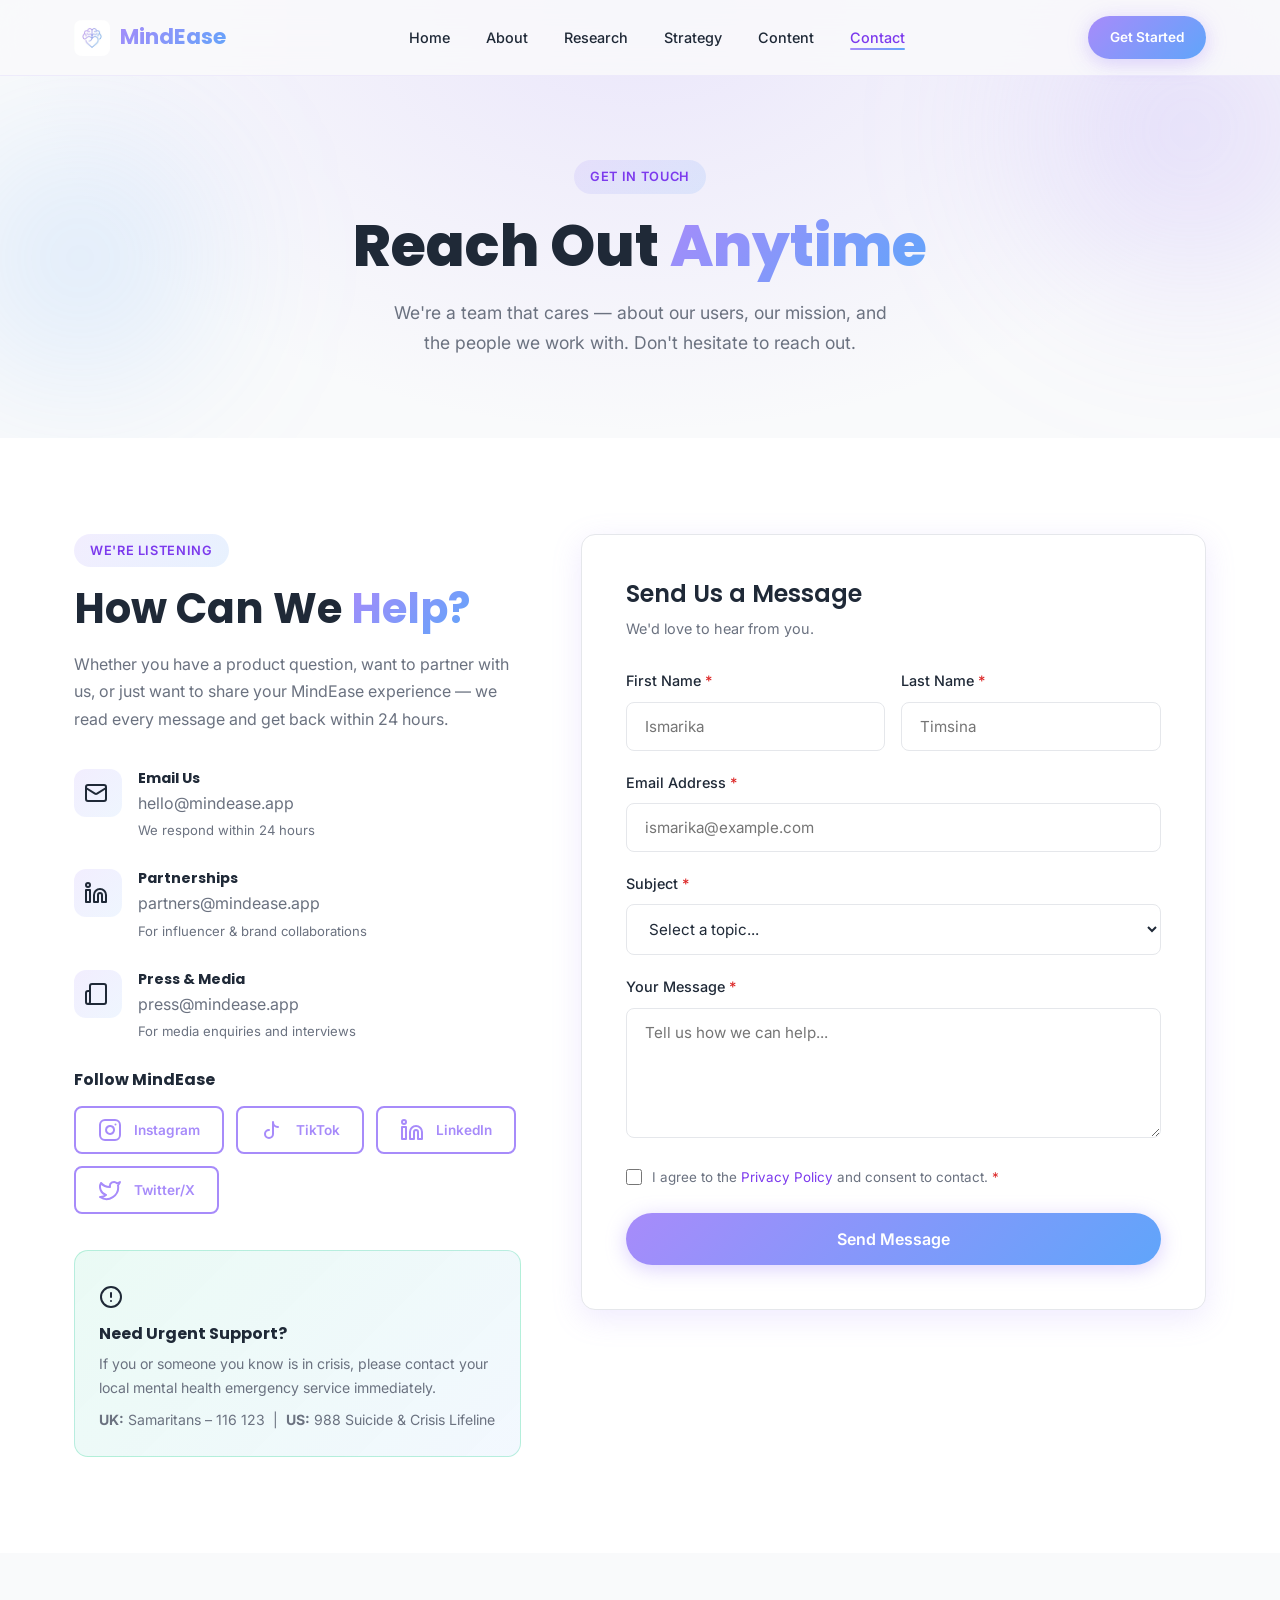
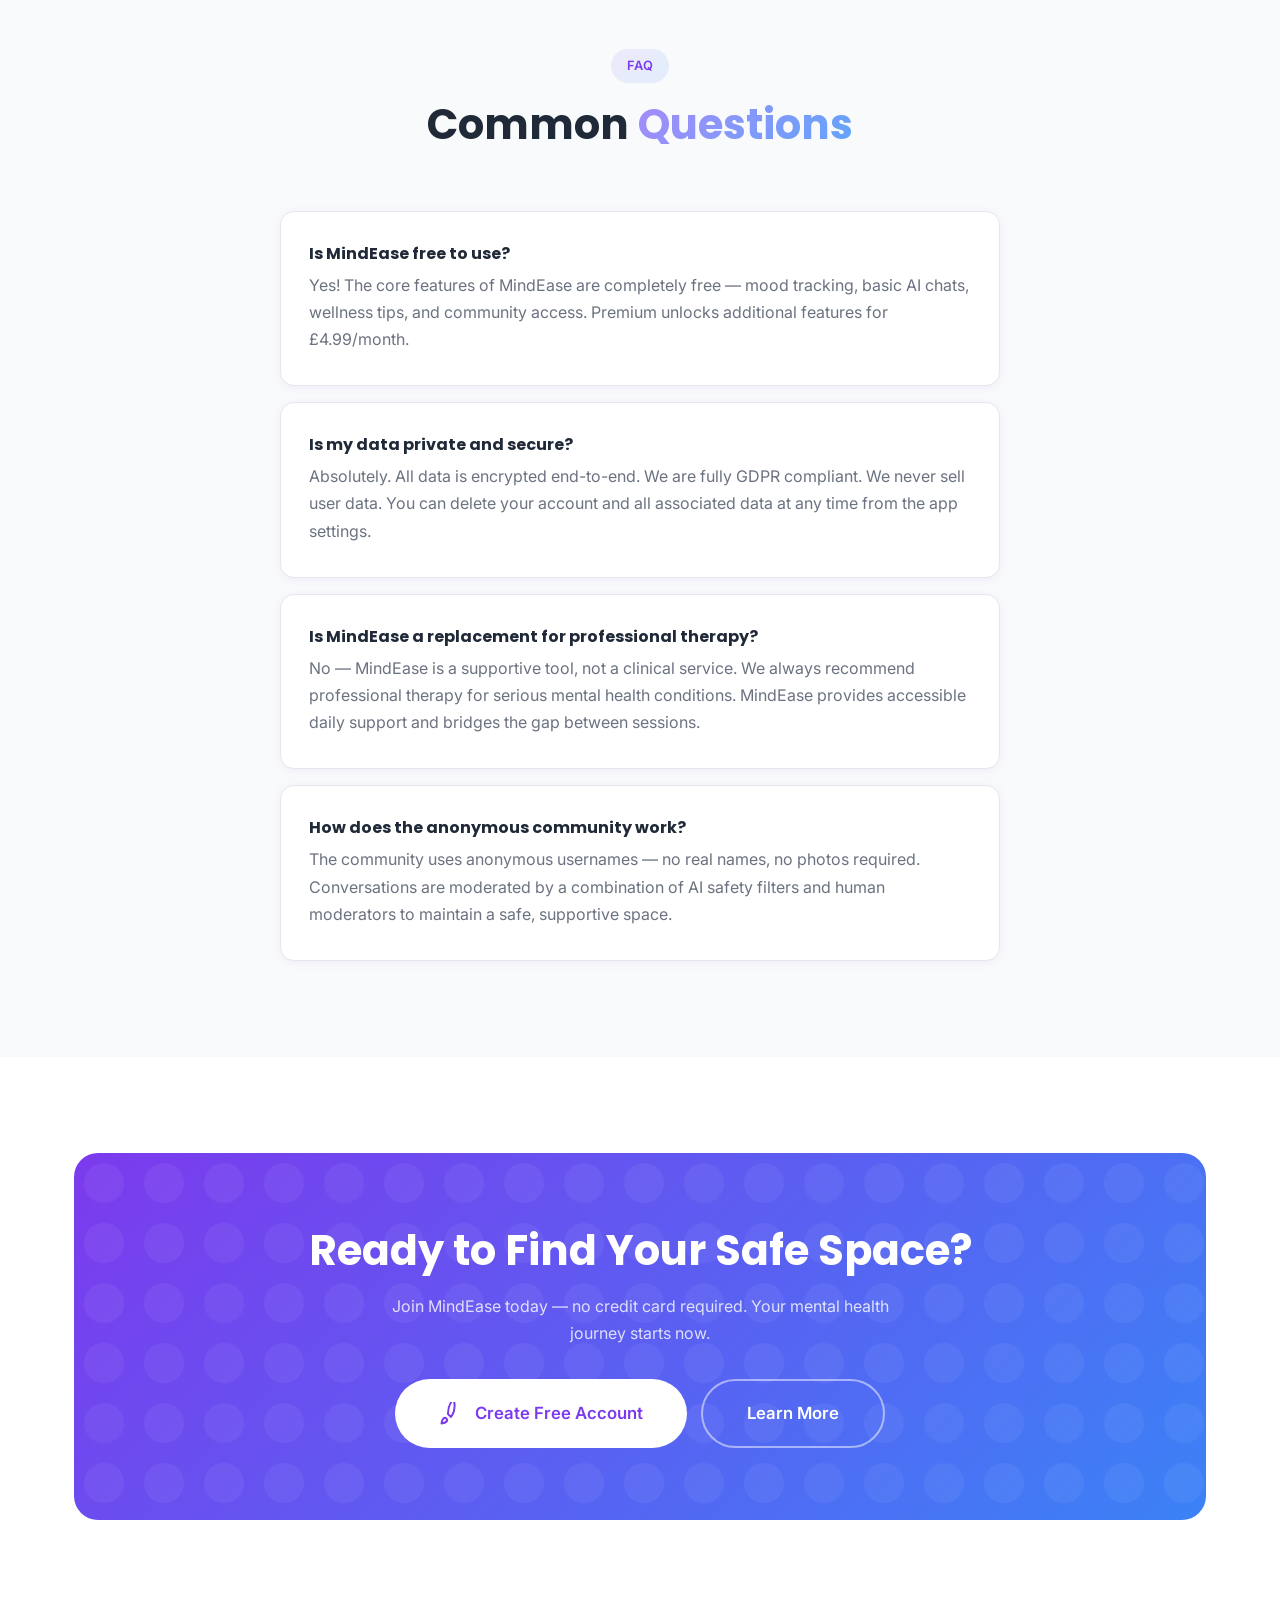
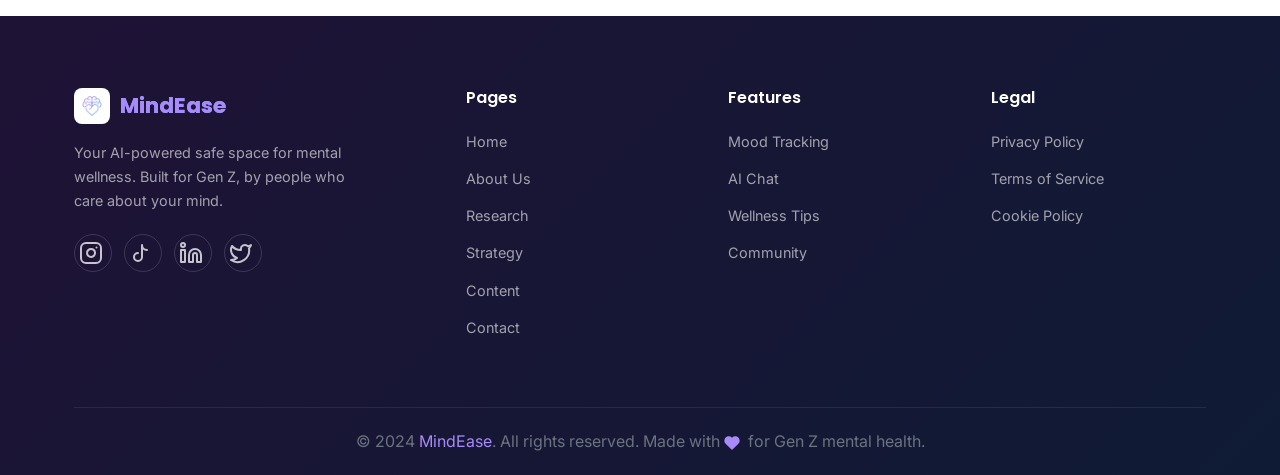
<file: contact.html>
<!DOCTYPE html>
<html lang="en">
<head>
  <meta charset="UTF-8" />
  <meta name="viewport" content="width=device-width, initial-scale=1.0" />
  <title>Contact – MindEase</title>
  <meta name="description" content="Get in touch with MindEase. We're here for you — contact us anytime for support, partnerships, or press enquiries." />
  <link rel="stylesheet" href="styles/main.css" />
  <link rel="stylesheet" href="styles/animations.css" />
  <link rel="stylesheet" href="styles/pages.css" />
  <style>
    /* ── Field error state ── */
    .form-group input.error,
    .form-group textarea.error,
    .form-group select.error { border-color: #F87171; box-shadow: 0 0 0 3px rgba(248,113,113,.15); }
    .field-error {
      font-size: .75rem;
      color: #DC2626;
      margin-top: 5px;
      display: flex;
      align-items: center;
      gap: 4px;
    }

    /* ── Global error banner ── */
    .form-error-banner {
      display: none;
      align-items: center;
      gap: 10px;
      padding: 12px 16px;
      background: rgba(239,68,68,.08);
      border: 1px solid rgba(239,68,68,.3);
      border-radius: var(--radius-sm);
      color: #DC2626;
      font-size: .88rem;
      font-weight: 500;
      margin-bottom: 20px;
      border-left: 4px solid #EF4444;
    }

    /* ── Terms checkbox shake ── */
    @keyframes shake {
      0%,100% { transform: translateX(0); }
      20%,60%  { transform: translateX(-4px); }
      40%,80%  { transform: translateX(4px); }
    }
    .shake { animation: shake .4s ease; }
  </style>
</head>
<body>

<!-- ══ NAVBAR ══ -->
<nav class="navbar" id="navbar">
  <div class="nav-inner">
    <a href="index.html" class="nav-logo"><img src="assets/logo.png" alt="MindEase Logo" class="nav-logo-img"><span>MindEase</span></a>
    <ul class="nav-menu">
      <li><a href="index.html" class="nav-link">Home</a></li>
      <li><a href="about.html" class="nav-link">About</a></li>
      <li><a href="research.html" class="nav-link">Research</a></li>
      <li><a href="strategy.html" class="nav-link">Strategy</a></li>
      <li><a href="content.html" class="nav-link">Content</a></li>
      <li><a href="contact.html" class="nav-link">Contact</a></li>
    </ul>
    <div class="nav-cta"><a href="signup.html" class="btn btn-primary btn-sm">Get Started</a></div>
    <button class="hamburger" id="hamburger"><span></span><span></span><span></span></button>
  </div>
  <div class="mobile-menu" id="mobileMenu">
    <a href="index.html" class="nav-link">Home</a><a href="about.html" class="nav-link">About</a>
    <a href="research.html" class="nav-link">Research</a><a href="strategy.html" class="nav-link">Strategy</a>
    <a href="content.html" class="nav-link">Content</a><a href="contact.html" class="nav-link">Contact</a>
    <a href="signup.html" class="btn btn-primary">Get Started</a>
  </div>
</nav>

<!-- ══ PAGE HERO ══ -->
<section class="page-hero">
  <div class="deco-blob deco-blob-1"></div>
  <div class="deco-blob deco-blob-2"></div>
  <div class="container">
    <div class="badge animate fade-only">Get In Touch</div>
    <h1 class="animate delay-1">Reach Out <span class="gradient-text">Anytime</span></h1>
    <p style="max-width:500px;margin:16px auto 0;font-size:1.1rem" class="animate delay-2">We're a team that cares — about our users, our mission, and the people we work with. Don't hesitate to reach out.</p>
  </div>
</section>

<!-- ══ CONTACT MAIN ══ -->
<section class="section" style="background:#fff">
  <div class="container">
    <div class="contact-split">
      <!-- Left: info -->
      <div>
        <div class="badge animate">We're Listening</div>
        <h2 class="animate delay-1" style="margin-bottom:16px">How Can We <span class="gradient-text">Help?</span></h2>
        <p class="animate delay-2" style="margin-bottom:36px">Whether you have a product question, want to partner with us, or just want to share your MindEase experience — we read every message and get back within 24 hours.</p>

        <div class="contact-info-item animate delay-2">
          <div class="contact-icon"><svg xmlns="http://www.w3.org/2000/svg" width="24" height="24" viewBox="0 0 24 24" fill="none" stroke="currentColor" stroke-width="2" stroke-linecap="round" stroke-linejoin="round" class="vector-icon" style="color:currentColor;vertical-align:middle;display:inline-block;margin-right:4px;"><rect x="2" y="4" width="20" height="16" rx="2"></rect><path d="m22 7-8.97 5.7a1.94 1.94 0 0 1-2.06 0L2 7"></path></svg></div>
          <div>
            <h4>Email Us</h4>
            <p>hello@mindease.app</p>
            <p style="font-size:.82rem;margin-top:2px">We respond within 24 hours</p>
          </div>
        </div>
        <div class="contact-info-item animate delay-3">
          <div class="contact-icon"><svg xmlns="http://www.w3.org/2000/svg" width="24" height="24" viewBox="0 0 24 24" fill="none" stroke="currentColor" stroke-width="2" stroke-linecap="round" stroke-linejoin="round" class="vector-icon" style="color:currentColor;vertical-align:middle;display:inline-block;margin-right:4px;"><path d="M16 8a6 6 0 0 1 6 6v7h-4v-7a2 2 0 0 0-2-2 2 2 0 0 0-2 2v7h-4v-7a6 6 0 0 1 6-6z"></path><rect x="2" y="9" width="4" height="12"></rect><circle cx="4" cy="4" r="2"></circle></svg></div>
          <div>
            <h4>Partnerships</h4>
            <p>partners@mindease.app</p>
            <p style="font-size:.82rem;margin-top:2px">For influencer & brand collaborations</p>
          </div>
        </div>
        <div class="contact-info-item animate delay-4">
          <div class="contact-icon"><svg xmlns="http://www.w3.org/2000/svg" width="24" height="24" viewBox="0 0 24 24" fill="none" stroke="currentColor" stroke-width="2" stroke-linecap="round" stroke-linejoin="round" class="vector-icon" style="color:currentColor;vertical-align:middle;display:inline-block;margin-right:4px;"><path d="M4 22h16a2 2 0 0 0 2-2V4a2 2 0 0 0-2-2H8a2 2 0 0 0-2 2v16a2 2 0 0 1-2 2Zm0 0a2 2 0 0 1-2-2v-9c0-1.1.9-2 2-2h2"></path></svg></div>
          <div>
            <h4>Press & Media</h4>
            <p>press@mindease.app</p>
            <p style="font-size:.82rem;margin-top:2px">For media enquiries and interviews</p>
          </div>
        </div>

        <!-- Social links -->
        <div class="animate delay-4">
          <h4 style="margin-bottom:16px;font-size:1rem">Follow MindEase</h4>
          <div style="display:flex;gap:12px;flex-wrap:wrap">
            <a href="#" class="btn btn-outline btn-sm" style="border-radius:var(--radius-sm)"><svg xmlns="http://www.w3.org/2000/svg" width="24" height="24" viewBox="0 0 24 24" fill="none" stroke="currentColor" stroke-width="2" stroke-linecap="round" stroke-linejoin="round" class="vector-icon" style="color:currentColor;vertical-align:middle;display:inline-block;margin-right:4px;"><rect x="2" y="2" width="20" height="20" rx="5" ry="5"></rect><path d="M16 11.37A4 4 0 1 1 12.63 8 4 4 0 0 1 16 11.37z"></path><line x1="17.5" y1="6.5" x2="17.51" y2="6.5"></line></svg> Instagram</a>
            <a href="#" class="btn btn-outline btn-sm" style="border-radius:var(--radius-sm)"><svg xmlns="http://www.w3.org/2000/svg" width="24" height="24" viewBox="0 0 24 24" fill="none" stroke="currentColor" stroke-width="2" stroke-linecap="round" stroke-linejoin="round" class="vector-icon" style="color:currentColor;vertical-align:middle;display:inline-block;margin-right:4px;"><path d="M9 12a4 4 0 1 0 4 4V4a5 5 0 0 0 5 5"></path></svg> TikTok</a>
            <a href="#" class="btn btn-outline btn-sm" style="border-radius:var(--radius-sm)"><svg xmlns="http://www.w3.org/2000/svg" width="24" height="24" viewBox="0 0 24 24" fill="none" stroke="currentColor" stroke-width="2" stroke-linecap="round" stroke-linejoin="round" class="vector-icon" style="color:currentColor;vertical-align:middle;display:inline-block;margin-right:4px;"><path d="M16 8a6 6 0 0 1 6 6v7h-4v-7a2 2 0 0 0-2-2 2 2 0 0 0-2 2v7h-4v-7a6 6 0 0 1 6-6z"></path><rect x="2" y="9" width="4" height="12"></rect><circle cx="4" cy="4" r="2"></circle></svg> LinkedIn</a>
            <a href="#" class="btn btn-outline btn-sm" style="border-radius:var(--radius-sm)"><svg xmlns="http://www.w3.org/2000/svg" width="24" height="24" viewBox="0 0 24 24" fill="none" stroke="currentColor" stroke-width="2" stroke-linecap="round" stroke-linejoin="round" class="vector-icon" style="color:currentColor;vertical-align:middle;display:inline-block;margin-right:4px;"><path d="M22 4s-.7 2.1-2 3.4c1.6 10-9.4 17.3-18 11.6 2.2.1 4.4-.6 6-2C3 15.5.5 9.6 3 5c2.2 2.6 5.6 4.1 9 4-.9-4.2 4-6.6 7-3.8 1.1 0 3-1.2 3-1.2z"></path></svg> Twitter/X</a>
          </div>
        </div>

        <!-- Crisis support box -->
        <div class="animate delay-5" style="margin-top:36px;padding:24px;background:linear-gradient(135deg,rgba(52,211,153,.1),rgba(96,165,250,.08));border:1px solid rgba(52,211,153,.3);border-radius:var(--radius-md)">
          <div style="font-size:1.5rem;margin-bottom:8px"><svg xmlns="http://www.w3.org/2000/svg" width="24" height="24" viewBox="0 0 24 24" fill="none" stroke="currentColor" stroke-width="2" stroke-linecap="round" stroke-linejoin="round" class="vector-icon" style="color:currentColor;vertical-align:middle;display:inline-block;margin-right:4px;"><circle cx="12" cy="12" r="10"></circle><path d="M12 8v4"></path><path d="M12 16h.01"></path></svg></div>
          <h4 style="margin-bottom:8px">Need Urgent Support?</h4>
          <p style="font-size:.88rem">If you or someone you know is in crisis, please contact your local mental health emergency service immediately.</p>
          <p style="font-size:.88rem;margin-top:8px"><strong>UK:</strong> Samaritans – 116 123 &nbsp;|&nbsp; <strong>US:</strong> 988 Suicide & Crisis Lifeline</p>
        </div>
      </div>

      <!-- Right: form -->
      <div class="card animate slide-right" style="box-shadow:var(--shadow-md);padding:44px" id="contactCard">
        <h3 style="margin-bottom:8px">Send Us a Message</h3>
        <p style="margin-bottom:28px;font-size:.9rem">We'd love to hear from you.</p>

        <!-- Global error banner -->
        <div class="form-error-banner" id="errorBanner" role="alert">
          ⚠ Please fill in all required fields before sending your message.
        </div>

        <form id="contactForm" novalidate>
          <div class="grid-2" style="gap:16px">
            <div class="form-group">
              <label for="firstName">First Name <span style="color:#DC2626">*</span></label>
              <input type="text" id="firstName" name="firstName" placeholder="Ismarika" required />
              <div class="field-error" id="firstNameErr" style="display:none">⚠ First name is required.</div>
            </div>
            <div class="form-group">
              <label for="lastName">Last Name <span style="color:#DC2626">*</span></label>
              <input type="text" id="lastName" name="lastName" placeholder="Timsina" required />
              <div class="field-error" id="lastNameErr" style="display:none">⚠ Last name is required.</div>
            </div>
          </div>
          <div class="form-group">
            <label for="email">Email Address <span style="color:#DC2626">*</span></label>
            <input type="email" id="email" name="email" placeholder="ismarika@example.com" required />
            <div class="field-error" id="emailErr" style="display:none">⚠ Please enter a valid email.</div>
          </div>
          <div class="form-group">
            <label for="subject">Subject <span style="color:#DC2626">*</span></label>
            <select id="subject" name="subject" style="width:100%;padding:14px 18px;border:1.5px solid var(--border);border-radius:var(--radius-sm);font-size:.95rem;color:var(--text);background:#fff;transition:var(--transition)" required>
              <option value="">Select a topic...</option>
              <option>General Enquiry</option>
              <option>Partnership / Collaboration</option>
              <option>Press / Media</option>
              <option>Bug Report / Feedback</option>
              <option>Premium Subscription</option>
              <option>Privacy / Data Concerns</option>
            </select>
            <div class="field-error" id="subjectErr" style="display:none">⚠ Please select a subject.</div>
          </div>
          <div class="form-group">
            <label for="message">Your Message <span style="color:#DC2626">*</span></label>
            <textarea id="message" name="message" placeholder="Tell us how we can help..." required></textarea>
            <div class="field-error" id="messageErr" style="display:none">⚠ Message cannot be empty.</div>
          </div>
          <div style="display:flex;align-items:flex-start;gap:10px;margin-bottom:24px" id="termsWrap">
            <input type="checkbox" id="agree" style="width:16px;height:16px;margin-top:3px;accent-color:var(--primary)" required />
            <label for="agree" style="font-size:.84rem;color:var(--text-muted);cursor:pointer">I agree to the <a href="#" style="color:var(--primary-dark)">Privacy Policy</a> and consent to contact. <span style="color:#DC2626">*</span></label>
          </div>
          <div class="field-error" id="agreeErr" style="display:none;margin-top:-18px;margin-bottom:18px">
            ⚠ You must agree to the Privacy Policy.
          </div>
          <button type="submit" class="btn btn-primary" style="width:100%;justify-content:center;font-size:1rem;padding:16px">
            Send Message
          </button>
        </form>
      </div>
    </div>
  </div>
</section>

<!-- ══ FAQ ══ -->
<section class="section" style="background:var(--bg)">
  <div class="container">
    <div class="section-header animate">
      <div class="badge">FAQ</div>
      <h2>Common <span class="gradient-text">Questions</span></h2>
    </div>
    <div style="max-width:720px;margin:0 auto;display:flex;flex-direction:column;gap:16px">
      <div class="card animate delay-1">
        <h4 style="margin-bottom:8px">Is MindEase free to use?</h4>
        <p>Yes! The core features of MindEase are completely free — mood tracking, basic AI chats, wellness tips, and community access. Premium unlocks additional features for £4.99/month.</p>
      </div>
      <div class="card animate delay-2">
        <h4 style="margin-bottom:8px">Is my data private and secure?</h4>
        <p>Absolutely. All data is encrypted end-to-end. We are fully GDPR compliant. We never sell user data. You can delete your account and all associated data at any time from the app settings.</p>
      </div>
      <div class="card animate delay-3">
        <h4 style="margin-bottom:8px">Is MindEase a replacement for professional therapy?</h4>
        <p>No — MindEase is a supportive tool, not a clinical service. We always recommend professional therapy for serious mental health conditions. MindEase provides accessible daily support and bridges the gap between sessions.</p>
      </div>
      <div class="card animate delay-4">
        <h4 style="margin-bottom:8px">How does the anonymous community work?</h4>
        <p>The community uses anonymous usernames — no real names, no photos required. Conversations are moderated by a combination of AI safety filters and human moderators to maintain a safe, supportive space.</p>
      </div>
    </div>
  </div>
</section>

<!-- ══ CTA BANNER ══ -->
<section class="section" style="background:#fff">
  <div class="container">
    <div class="cta-banner animate">
      <h2>Ready to Find Your Safe Space?</h2>
      <p>Join MindEase today — no credit card required. Your mental health journey starts now.</p>
      <div class="cta-btns">
        <a href="signup.html" class="btn btn-white btn-lg"><svg xmlns="http://www.w3.org/2000/svg" width="24" height="24" viewBox="0 0 24 24" fill="none" stroke="currentColor" stroke-width="2" stroke-linecap="round" stroke-linejoin="round" class="vector-icon" style="color:currentColor;vertical-align:middle;display:inline-block;margin-right:4px;"><path d="M4.5 16.5c-1.5 1.26-2 5-2 5s3.74-.5 5-2c.71-.84.7-2.13-.09-2.91a2.18 2.18 0 0 0-2.91-.09z"></path><path d="m12 15-3-3a22 22 0 0 1 3.82-13.06c.09-.1.22-.1.35-.1.14 0 .27.01.4.03.35.05.69.2.98.44.38.3.64.71.74 1.18.3 1.34.62 4.48-.48 9.2A22 22 0 0 1 12 15z"></path></svg> Create Free Account</a>
        <a href="index.html" class="btn btn-ghost btn-lg">Learn More</a>
      </div>
    </div>
  </div>
</section>

<footer class="footer">
  <div class="container">
    <div class="footer-grid">
      <div class="footer-brand"><a href="index.html" class="nav-logo"><img src="assets/logo.png" alt="MindEase Logo" class="nav-logo-img"><span>MindEase</span></a><p>Your AI-powered safe space for mental wellness. Built for Gen Z, by people who care about your mind.</p><div class="footer-social"><div class="social-icon"><svg xmlns="http://www.w3.org/2000/svg" width="24" height="24" viewBox="0 0 24 24" fill="none" stroke="currentColor" stroke-width="2" stroke-linecap="round" stroke-linejoin="round" class="vector-icon" style="color:currentColor;vertical-align:middle;display:inline-block;margin-right:4px;"><rect x="2" y="2" width="20" height="20" rx="5" ry="5"></rect><path d="M16 11.37A4 4 0 1 1 12.63 8 4 4 0 0 1 16 11.37z"></path><line x1="17.5" y1="6.5" x2="17.51" y2="6.5"></line></svg></div><div class="social-icon"><svg xmlns="http://www.w3.org/2000/svg" width="24" height="24" viewBox="0 0 24 24" fill="none" stroke="currentColor" stroke-width="2" stroke-linecap="round" stroke-linejoin="round" class="vector-icon" style="color:currentColor;vertical-align:middle;display:inline-block;margin-right:4px;"><path d="M9 12a4 4 0 1 0 4 4V4a5 5 0 0 0 5 5"></path></svg></div><div class="social-icon"><svg xmlns="http://www.w3.org/2000/svg" width="24" height="24" viewBox="0 0 24 24" fill="none" stroke="currentColor" stroke-width="2" stroke-linecap="round" stroke-linejoin="round" class="vector-icon" style="color:currentColor;vertical-align:middle;display:inline-block;margin-right:4px;"><path d="M16 8a6 6 0 0 1 6 6v7h-4v-7a2 2 0 0 0-2-2 2 2 0 0 0-2 2v7h-4v-7a6 6 0 0 1 6-6z"></path><rect x="2" y="9" width="4" height="12"></rect><circle cx="4" cy="4" r="2"></circle></svg></div><div class="social-icon"><svg xmlns="http://www.w3.org/2000/svg" width="24" height="24" viewBox="0 0 24 24" fill="none" stroke="currentColor" stroke-width="2" stroke-linecap="round" stroke-linejoin="round" class="vector-icon" style="color:currentColor;vertical-align:middle;display:inline-block;margin-right:4px;"><path d="M22 4s-.7 2.1-2 3.4c1.6 10-9.4 17.3-18 11.6 2.2.1 4.4-.6 6-2C3 15.5.5 9.6 3 5c2.2 2.6 5.6 4.1 9 4-.9-4.2 4-6.6 7-3.8 1.1 0 3-1.2 3-1.2z"></path></svg></div></div></div>
      <div class="footer-col"><h4>Pages</h4><ul><li><a href="index.html">Home</a></li><li><a href="about.html">About Us</a></li><li><a href="research.html">Research</a></li><li><a href="strategy.html">Strategy</a></li><li><a href="content.html">Content</a></li><li><a href="contact.html">Contact</a></li></ul></div>
      <div class="footer-col"><h4>Features</h4><ul><li><a href="signup.html">Mood Tracking</a></li><li><a href="signup.html">AI Chat</a></li><li><a href="signup.html">Wellness Tips</a></li><li><a href="signup.html">Community</a></li></ul></div>
      <div class="footer-col"><h4>Legal</h4><ul><li><a href="contact.html">Privacy Policy</a></li><li><a href="contact.html">Terms of Service</a></li><li><a href="contact.html">Cookie Policy</a></li></ul></div>
    </div>
  </div>
  <div class="footer-bottom"><p>© 2024 <span>MindEase</span>. All rights reserved. Made with <svg xmlns="http://www.w3.org/2000/svg" width="16" height="16" viewBox="0 0 24 24" fill="var(--primary)" stroke="var(--primary)" stroke-width="2" stroke-linecap="round" stroke-linejoin="round" class="vector-icon" style="color:currentColor;vertical-align:middle;display:inline-block;margin-right:4px;"><path d="M20.84 4.61a5.5 5.5 0 0 0-7.78 0L12 5.67l-1.06-1.06a5.5 5.5 0 0 0-7.78 7.78l1.06 1.06L12 21.23l7.78-7.78 1.06-1.06a5.5 5.5 0 0 0 0-7.78z"></path></svg> for Gen Z mental health.</p></div>
</footer>

<script>
(function() {
  function showEl(el)  { el.style.display = 'flex'; }
  function hideEl(el)  { el.style.display = 'none'; }
  function markError(input, msgEl) {
    input.classList.add('error');
    showEl(msgEl);
  }

  /* Live error clearing */
  ['firstName','lastName','email','subject','message'].forEach(function(id) {
    var el = document.getElementById(id);
    if (!el) return;
    el.addEventListener('input', function() {
      el.classList.remove('error');
      var errEl = document.getElementById(id + 'Err');
      if (errEl) hideEl(errEl);
      hideEl(document.getElementById('errorBanner'));
    });
  });
  var agree = document.getElementById('agree');
  if (agree) {
    agree.addEventListener('change', function() {
      hideEl(document.getElementById('agreeErr'));
      hideEl(document.getElementById('errorBanner'));
    });
  }

  function isValidEmail(e) { return /^[^\s@]+@[^\s@]+\.[^\s@]+$/.test(e); }

  /* Form Submission with Validation */
  var form = document.getElementById('contactForm');
  if (form) {
    form.addEventListener('submit', function(e) {
      e.preventDefault();
      var fName   = document.getElementById('firstName');
      var lName   = document.getElementById('lastName');
      var email   = document.getElementById('email');
      var subject = document.getElementById('subject');
      var msg     = document.getElementById('message');
      var banner  = document.getElementById('errorBanner');
      var hasError = false;

      // Reset
      [fName, lName, email, subject, msg].forEach(function(inp) { inp.classList.remove('error'); });
      ['firstNameErr','lastNameErr','emailErr','subjectErr','messageErr','agreeErr'].forEach(function(id) {
        var el = document.getElementById(id);
        if (el) hideEl(el);
      });
      hideEl(banner);

      if (!fName.value.trim()) { markError(fName, document.getElementById('firstNameErr')); hasError = true; }
      if (!lName.value.trim()) { markError(lName, document.getElementById('lastNameErr')); hasError = true; }
      if (!email.value.trim() || !isValidEmail(email.value.trim())) { markError(email, document.getElementById('emailErr')); hasError = true; }
      if (!subject.value) { markError(subject, document.getElementById('subjectErr')); hasError = true; }
      if (!msg.value.trim()) { markError(msg, document.getElementById('messageErr')); hasError = true; }
      if (!agree.checked) {
        showEl(document.getElementById('agreeErr'));
        var wrap = document.getElementById('termsWrap');
        wrap.classList.add('shake');
        setTimeout(function() { wrap.classList.remove('shake'); }, 500);
        hasError = true;
      }

      if (hasError) {
        showEl(banner);
        var first = document.querySelector('.form-group input.error, .form-group select.error, .form-group textarea.error');
        if (first) first.scrollIntoView({ behavior: 'smooth', block: 'center' });
        return;
      }

      // Success
      var card = document.getElementById('contactCard');
      card.innerHTML = 
        '<div style="text-align:center;padding:16px 0">'
        + '<div style="width:72px;height:72px;border-radius:50%;background:linear-gradient(135deg,var(--primary),var(--secondary));'
        + 'display:flex;align-items:center;justify-content:center;font-size:2rem;margin:0 auto 20px;'
        + 'box-shadow:0 8px 24px rgba(167,139,250,.4)">✓</div>'
        + '<h2 style="margin-bottom:10px;font-size:1.6rem">Message Sent!</h2>'
        + '<p style="margin-bottom:28px;color:var(--text-muted)">Thanks for reaching out, <strong style="color:var(--text)">'
        + fName.value.trim() + '</strong>! We will get back to you soon. <svg xmlns="http://www.w3.org/2000/svg" width="16" height="16" viewBox="0 0 24 24" fill="var(--primary)" stroke="var(--primary)" stroke-width="2" stroke-linecap="round" stroke-linejoin="round" class="vector-icon" style="color:currentColor;vertical-align:middle;display:inline-block;margin-right:4px;"><path d="M20.84 4.61a5.5 5.5 0 0 0-7.78 0L12 5.67l-1.06-1.06a5.5 5.5 0 0 0-7.78 7.78l1.06 1.06L12 21.23l7.78-7.78 1.06-1.06a5.5 5.5 0 0 0 0-7.78z"></path></svg></p>'
        + '<button onclick="location.reload()" class="btn btn-primary" style="width:100%;justify-content:center">Send Another Message</button>'
        + '</div>';
    });
  }
})();
</script>
<script src="js/main.js"></script>
</body>
</html>
</file>
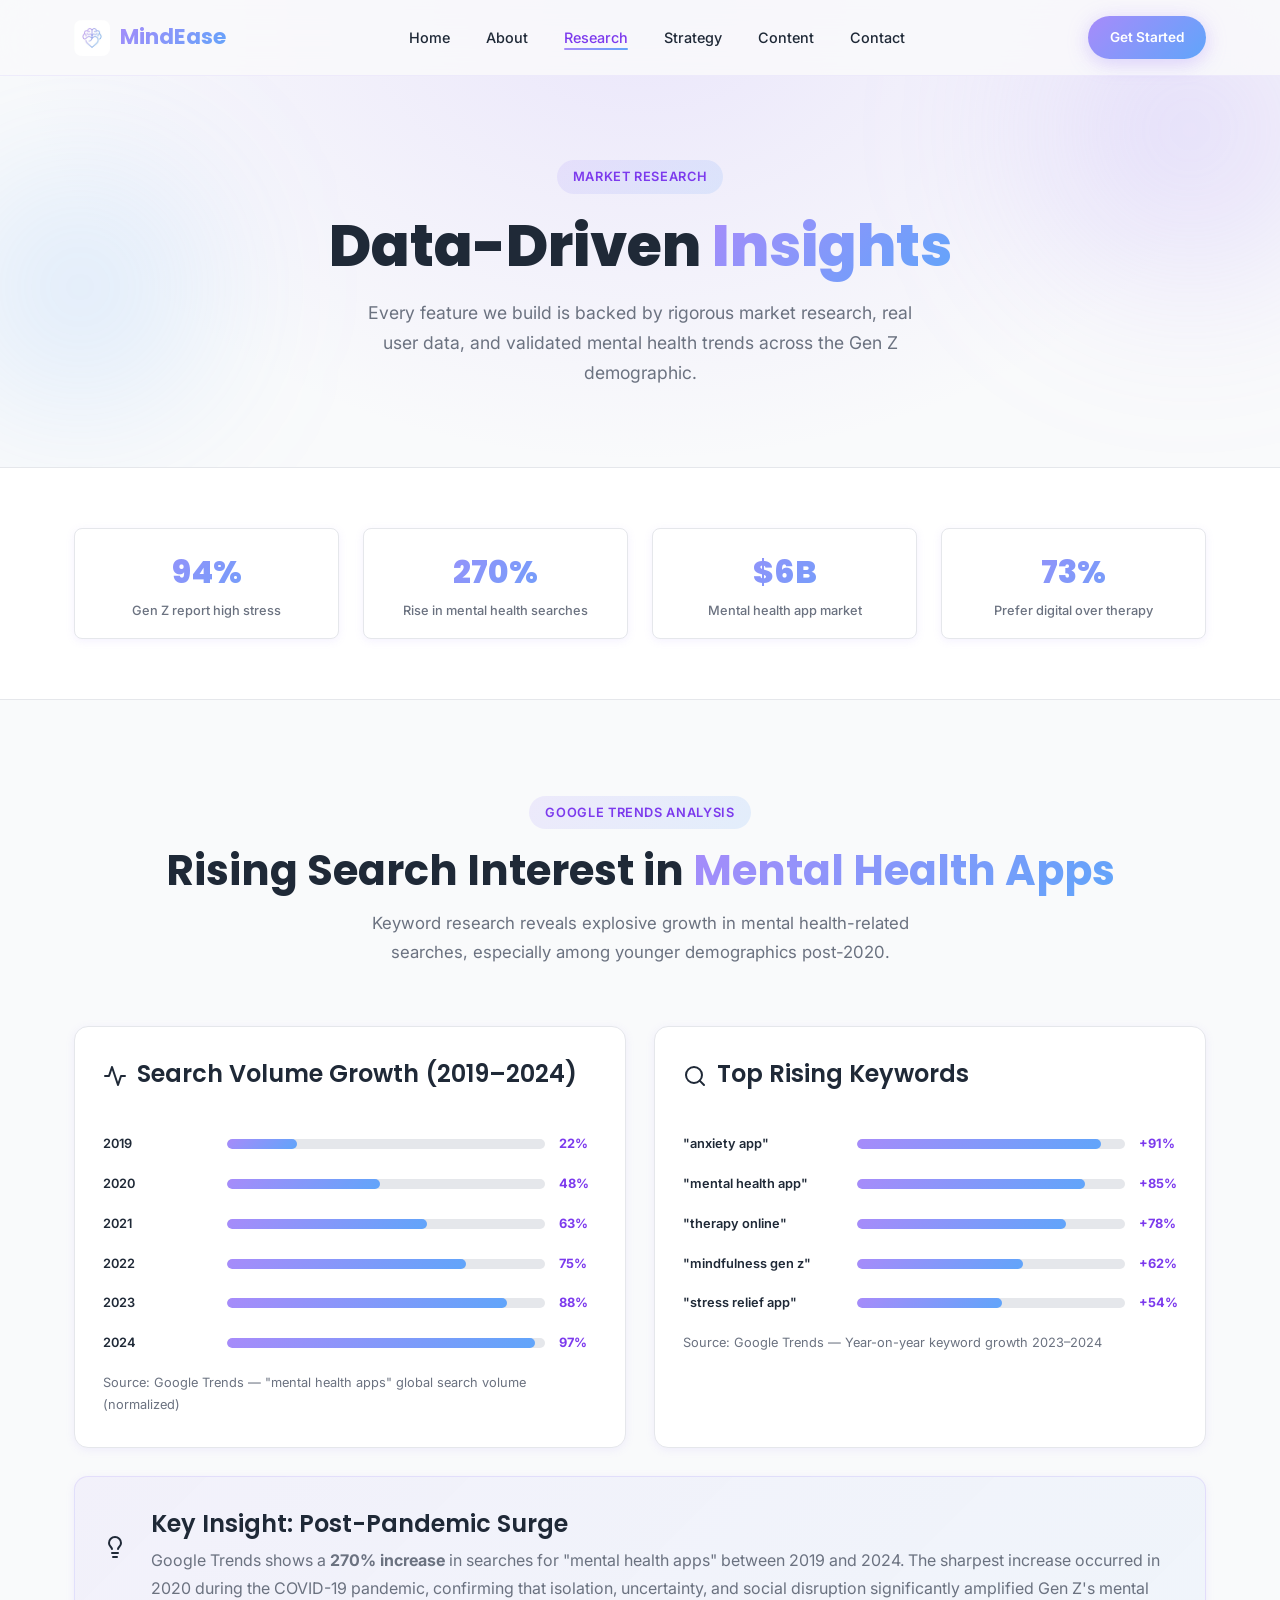
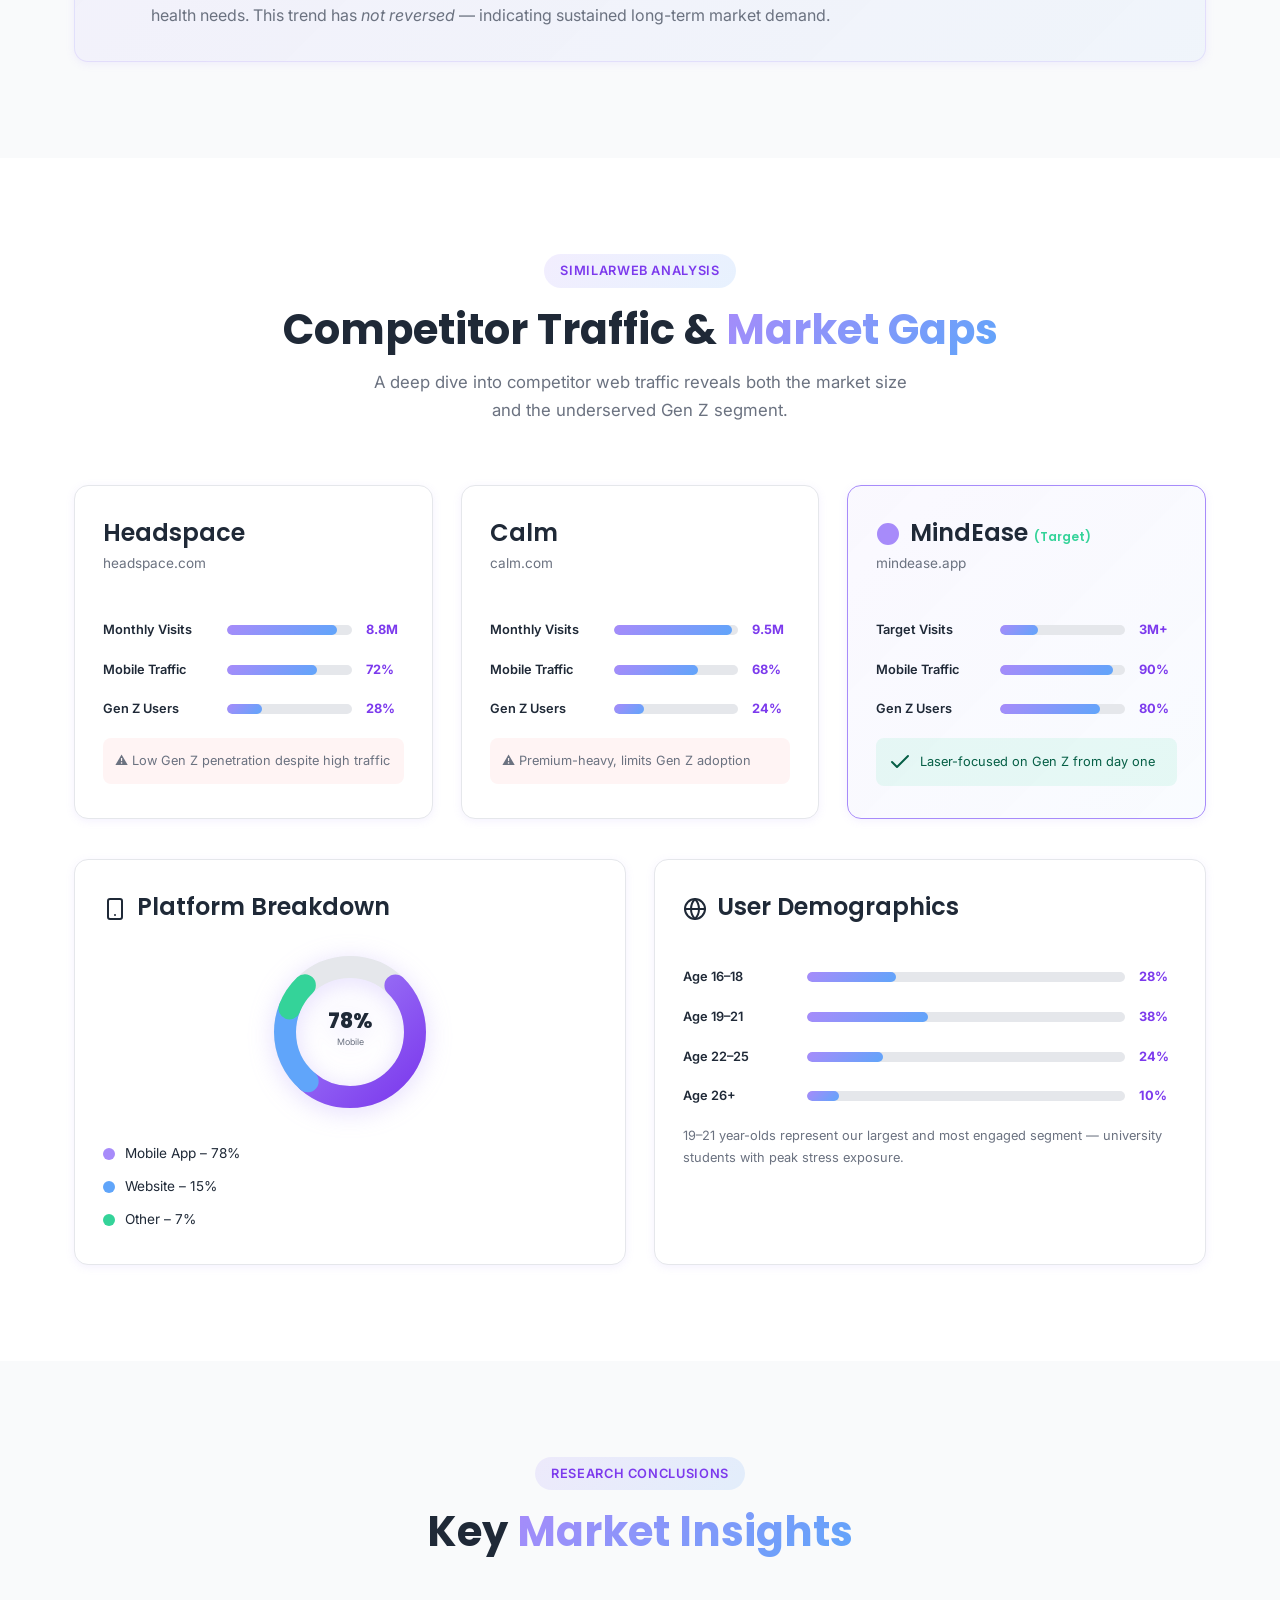
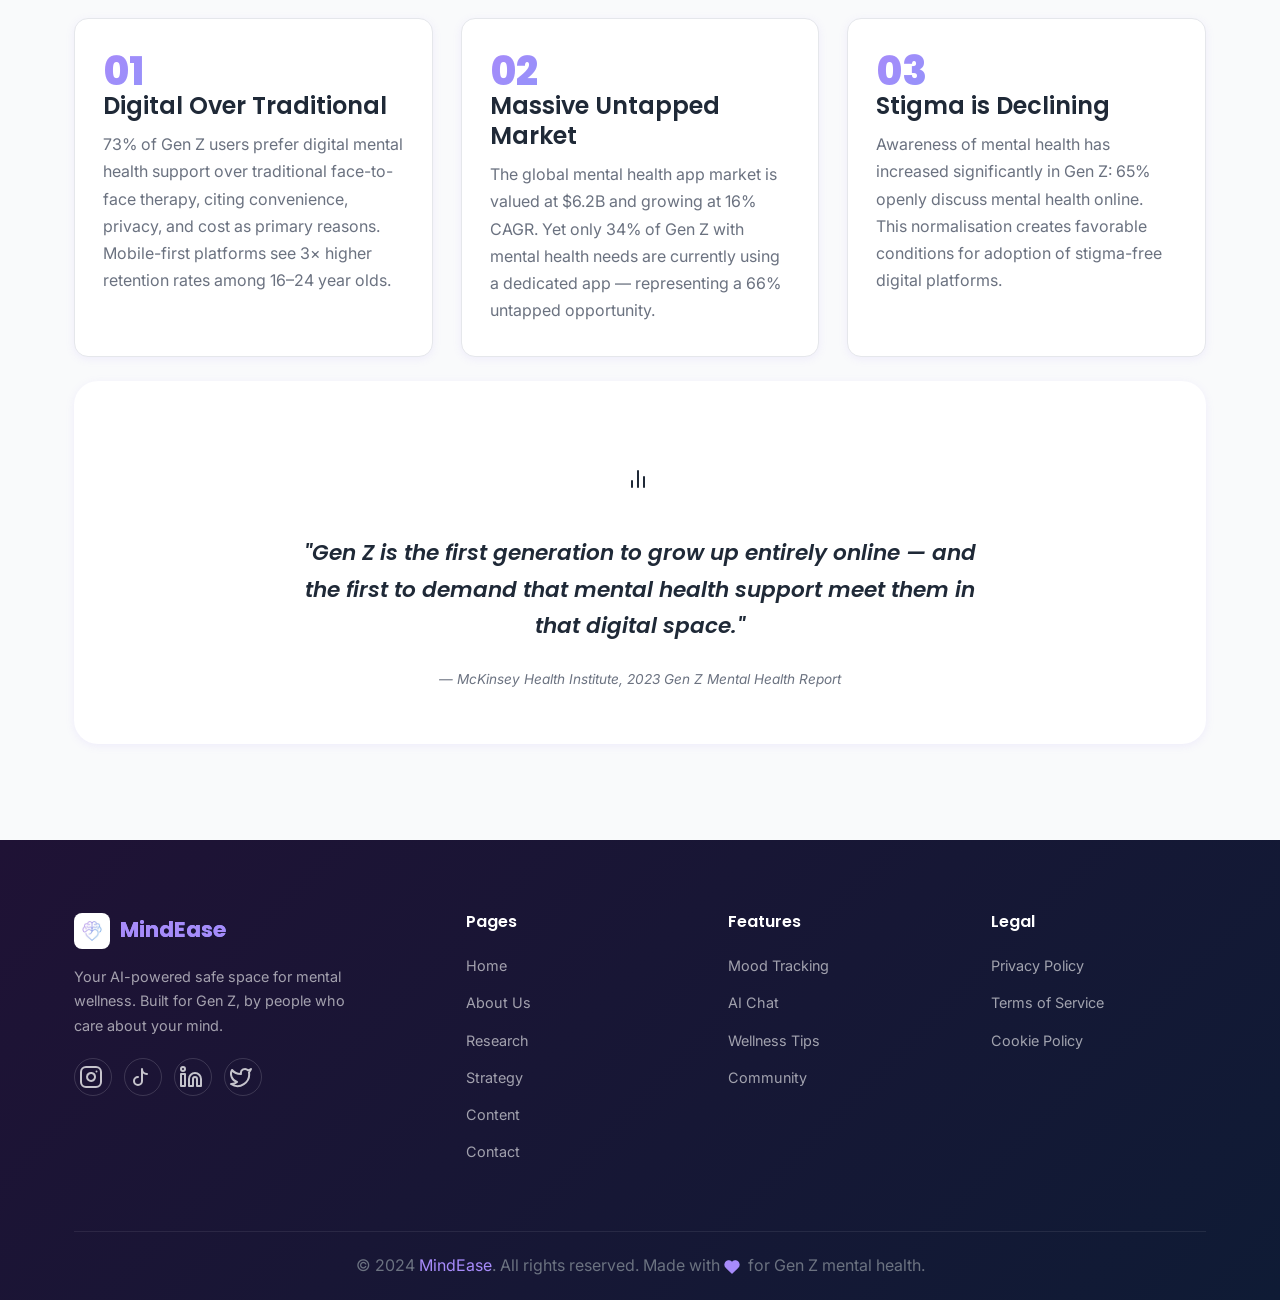
<file: research.html>
<!DOCTYPE html>
<html lang="en">
<head>
  <meta charset="UTF-8" />
  <meta name="viewport" content="width=device-width, initial-scale=1.0" />
  <title>Market Research – MindEase</title>
  <meta name="description" content="MindEase market research insights: Google Trends, Similarweb analysis, Gen Z mental health statistics, and data-driven insights." />
  <link rel="stylesheet" href="styles/main.css" />
  <link rel="stylesheet" href="styles/animations.css" />
  <link rel="stylesheet" href="styles/pages.css" />
</head>
<body>

<!-- ══ NAVBAR ══ -->
<nav class="navbar" id="navbar">
  <div class="nav-inner">
    <a href="index.html" class="nav-logo"><img src="assets/logo.png" alt="MindEase Logo" class="nav-logo-img"><span>MindEase</span></a>
    <ul class="nav-menu">
      <li><a href="index.html" class="nav-link">Home</a></li>
      <li><a href="about.html" class="nav-link">About</a></li>
      <li><a href="research.html" class="nav-link">Research</a></li>
      <li><a href="strategy.html" class="nav-link">Strategy</a></li>
      <li><a href="content.html" class="nav-link">Content</a></li>
      <li><a href="contact.html" class="nav-link">Contact</a></li>
    </ul>
    <div class="nav-cta"><a href="signup.html" class="btn btn-primary btn-sm">Get Started</a></div>
    <button class="hamburger" id="hamburger"><span></span><span></span><span></span></button>
  </div>
  <div class="mobile-menu" id="mobileMenu">
    <a href="index.html" class="nav-link">Home</a><a href="about.html" class="nav-link">About</a>
    <a href="research.html" class="nav-link">Research</a><a href="strategy.html" class="nav-link">Strategy</a>
    <a href="content.html" class="nav-link">Content</a><a href="contact.html" class="nav-link">Contact</a>
    <a href="signup.html" class="btn btn-primary">Get Started</a>
  </div>
</nav>

<!-- ══ PAGE HERO ══ -->
<section class="page-hero">
  <div class="deco-blob deco-blob-1"></div>
  <div class="deco-blob deco-blob-2"></div>
  <div class="container">
    <div class="badge animate fade-only">Market Research</div>
    <h1 class="animate delay-1">Data-Driven <span class="gradient-text">Insights</span></h1>
    <p style="max-width:580px;margin:16px auto 0;font-size:1.1rem" class="animate delay-2">Every feature we build is backed by rigorous market research, real user data, and validated mental health trends across the Gen Z demographic.</p>
  </div>
</section>

<!-- ══ KEY STATS ══ -->
<section class="section-sm" style="background:#fff;border-top:1px solid var(--border);border-bottom:1px solid var(--border)">
  <div class="container">
    <div class="grid-4">
      <div class="stat-chip animate"><div class="stat-num"><span data-count="94">0</span>%</div><div class="stat-label">Gen Z report high stress</div></div>
      <div class="stat-chip animate delay-1"><div class="stat-num"><span data-count="270">0</span>%</div><div class="stat-label">Rise in mental health searches</div></div>
      <div class="stat-chip animate delay-2"><div class="stat-num">$<span data-count="6">0</span>B</div><div class="stat-label">Mental health app market</div></div>
      <div class="stat-chip animate delay-3"><div class="stat-num"><span data-count="73">0</span>%</div><div class="stat-label">Prefer digital over therapy</div></div>
    </div>
  </div>
</section>

<!-- ══ GOOGLE TRENDS ══ -->
<section class="section" style="background:var(--bg)">
  <div class="container">
    <div class="section-header animate">
      <div class="badge">Google Trends Analysis</div>
      <h2>Rising Search Interest in <span class="gradient-text">Mental Health Apps</span></h2>
      <p>Keyword research reveals explosive growth in mental health-related searches, especially among younger demographics post-2020.</p>
    </div>
    <div class="grid-2">
      <div class="card animate delay-1">
        <h3 style="margin-bottom:20px"><svg xmlns="http://www.w3.org/2000/svg" width="24" height="24" viewBox="0 0 24 24" fill="none" stroke="currentColor" stroke-width="2" stroke-linecap="round" stroke-linejoin="round" class="vector-icon" style="color:currentColor;vertical-align:middle;display:inline-block;margin-right:4px;"><polyline points="22 12 18 12 15 21 9 3 6 12 2 12"></polyline></svg> Search Volume Growth (2019–2024)</h3>
        <div class="bar-chart-visual">
          <div class="bar-row"><div class="bar-label">2019</div><div class="bar-track"><div class="bar-fill" data-width="22"></div></div><div class="bar-percent">22%</div></div>
          <div class="bar-row"><div class="bar-label">2020</div><div class="bar-track"><div class="bar-fill" data-width="48"></div></div><div class="bar-percent">48%</div></div>
          <div class="bar-row"><div class="bar-label">2021</div><div class="bar-track"><div class="bar-fill" data-width="63"></div></div><div class="bar-percent">63%</div></div>
          <div class="bar-row"><div class="bar-label">2022</div><div class="bar-track"><div class="bar-fill" data-width="75"></div></div><div class="bar-percent">75%</div></div>
          <div class="bar-row"><div class="bar-label">2023</div><div class="bar-track"><div class="bar-fill" data-width="88"></div></div><div class="bar-percent">88%</div></div>
          <div class="bar-row"><div class="bar-label">2024</div><div class="bar-track"><div class="bar-fill" data-width="97"></div></div><div class="bar-percent">97%</div></div>
        </div>
        <p style="font-size:.8rem;margin-top:16px;color:var(--text-muted)">Source: Google Trends — "mental health apps" global search volume (normalized)</p>
      </div>
      <div class="card animate delay-2">
        <h3 style="margin-bottom:20px"><svg xmlns="http://www.w3.org/2000/svg" width="24" height="24" viewBox="0 0 24 24" fill="none" stroke="currentColor" stroke-width="2" stroke-linecap="round" stroke-linejoin="round" class="vector-icon" style="color:currentColor;vertical-align:middle;display:inline-block;margin-right:4px;"><circle cx="11" cy="11" r="8"></circle><line x1="21" y1="21" x2="16.65" y2="16.65"></line></svg> Top Rising Keywords</h3>
        <div class="bar-chart-visual">
          <div class="bar-row"><div class="bar-label" style="width:160px">"anxiety app"</div><div class="bar-track"><div class="bar-fill" data-width="91"></div></div><div class="bar-percent">+91%</div></div>
          <div class="bar-row"><div class="bar-label" style="width:160px">"mental health app"</div><div class="bar-track"><div class="bar-fill" data-width="85"></div></div><div class="bar-percent">+85%</div></div>
          <div class="bar-row"><div class="bar-label" style="width:160px">"therapy online"</div><div class="bar-track"><div class="bar-fill" data-width="78"></div></div><div class="bar-percent">+78%</div></div>
          <div class="bar-row"><div class="bar-label" style="width:160px">"mindfulness gen z"</div><div class="bar-track"><div class="bar-fill" data-width="62"></div></div><div class="bar-percent">+62%</div></div>
          <div class="bar-row"><div class="bar-label" style="width:160px">"stress relief app"</div><div class="bar-track"><div class="bar-fill" data-width="54"></div></div><div class="bar-percent">+54%</div></div>
        </div>
        <p style="font-size:.8rem;margin-top:16px;color:var(--text-muted)">Source: Google Trends — Year-on-year keyword growth 2023–2024</p>
      </div>
    </div>
    <!-- Key insight -->
    <div class="card animate" style="margin-top:28px;background:linear-gradient(135deg,rgba(167,139,250,.08),rgba(96,165,250,.06));border:1px solid rgba(167,139,250,.2)">
      <div style="display:flex;gap:20px;align-items:flex-start">
        <div style="font-size:2.5rem"><svg xmlns="http://www.w3.org/2000/svg" width="24" height="24" viewBox="0 0 24 24" fill="none" stroke="currentColor" stroke-width="2" stroke-linecap="round" stroke-linejoin="round" class="vector-icon" style="color:currentColor;vertical-align:middle;display:inline-block;margin-right:4px;"><path d="M15 14c.2-1 .7-1.7 1.5-2.5 1-.9 1.5-2.2 1.5-3.5A6 6 0 0 0 6 8c0 1 .2 2.2 1.5 3.5.7.7 1.3 1.5 1.5 2.5"></path><path d="M9 18h6"></path><path d="M10 22h4"></path></svg></div>
        <div>
          <h3 style="margin-bottom:8px">Key Insight: Post-Pandemic Surge</h3>
          <p>Google Trends shows a <strong>270% increase</strong> in searches for "mental health apps" between 2019 and 2024. The sharpest increase occurred in 2020 during the COVID-19 pandemic, confirming that isolation, uncertainty, and social disruption significantly amplified Gen Z's mental health needs. This trend has <em>not reversed</em> — indicating sustained long-term market demand.</p>
        </div>
      </div>
    </div>
  </div>
</section>

<!-- ══ SIMILARWEB ══ -->
<section class="section" style="background:#fff">
  <div class="container">
    <div class="section-header animate">
      <div class="badge">Similarweb Analysis</div>
      <h2>Competitor Traffic & <span class="gradient-text">Market Gaps</span></h2>
      <p>A deep dive into competitor web traffic reveals both the market size and the underserved Gen Z segment.</p>
    </div>
    <div class="grid-3" style="margin-bottom:40px">
      <div class="card animate delay-1">
        <h3 style="margin-bottom:4px">Headspace</h3>
        <div style="color:var(--text-muted);font-size:.85rem;margin-bottom:20px">headspace.com</div>
        <div class="bar-chart-visual">
          <div class="bar-row"><div class="bar-label">Monthly Visits</div><div class="bar-track"><div class="bar-fill" data-width="88"></div></div><div class="bar-percent">8.8M</div></div>
          <div class="bar-row"><div class="bar-label">Mobile Traffic</div><div class="bar-track"><div class="bar-fill" data-width="72"></div></div><div class="bar-percent">72%</div></div>
          <div class="bar-row"><div class="bar-label">Gen Z Users</div><div class="bar-track"><div class="bar-fill" data-width="28"></div></div><div class="bar-percent">28%</div></div>
        </div>
        <div style="margin-top:16px;padding:12px;background:rgba(248,113,113,.08);border-radius:8px;font-size:.8rem;color:var(--text-muted)">⚠️ Low Gen Z penetration despite high traffic</div>
      </div>
      <div class="card animate delay-2">
        <h3 style="margin-bottom:4px">Calm</h3>
        <div style="color:var(--text-muted);font-size:.85rem;margin-bottom:20px">calm.com</div>
        <div class="bar-chart-visual">
          <div class="bar-row"><div class="bar-label">Monthly Visits</div><div class="bar-track"><div class="bar-fill" data-width="95"></div></div><div class="bar-percent">9.5M</div></div>
          <div class="bar-row"><div class="bar-label">Mobile Traffic</div><div class="bar-track"><div class="bar-fill" data-width="68"></div></div><div class="bar-percent">68%</div></div>
          <div class="bar-row"><div class="bar-label">Gen Z Users</div><div class="bar-track"><div class="bar-fill" data-width="24"></div></div><div class="bar-percent">24%</div></div>
        </div>
        <div style="margin-top:16px;padding:12px;background:rgba(248,113,113,.08);border-radius:8px;font-size:.8rem;color:var(--text-muted)">⚠️ Premium-heavy, limits Gen Z adoption</div>
      </div>
      <div class="card animate delay-3" style="border-color:var(--primary);background:linear-gradient(135deg,rgba(167,139,250,.06),rgba(96,165,250,.04))">
        <h3 style="margin-bottom:4px"><svg xmlns="http://www.w3.org/2000/svg" width="24" height="24" viewBox="0 0 24 24" fill="var(--primary)" stroke="var(--primary)" stroke-width="2" stroke-linecap="round" stroke-linejoin="round" class="vector-icon" style="color:currentColor;vertical-align:middle;display:inline-block;margin-right:4px;"><circle cx="12" cy="12" r="10"></circle></svg> MindEase <span style="font-size:.75rem;color:var(--accent)">(Target)</span></h3>
        <div style="color:var(--text-muted);font-size:.85rem;margin-bottom:20px">mindease.app</div>
        <div class="bar-chart-visual">
          <div class="bar-row"><div class="bar-label">Target Visits</div><div class="bar-track"><div class="bar-fill" data-width="30"></div></div><div class="bar-percent">3M+</div></div>
          <div class="bar-row"><div class="bar-label">Mobile Traffic</div><div class="bar-track"><div class="bar-fill" data-width="90"></div></div><div class="bar-percent">90%</div></div>
          <div class="bar-row"><div class="bar-label">Gen Z Users</div><div class="bar-track"><div class="bar-fill" data-width="80"></div></div><div class="bar-percent">80%</div></div>
        </div>
        <div style="margin-top:16px;padding:12px;background:rgba(52,211,153,.1);border-radius:8px;font-size:.8rem;color:#065F46"><svg xmlns="http://www.w3.org/2000/svg" width="24" height="24" viewBox="0 0 24 24" fill="none" stroke="currentColor" stroke-width="2" stroke-linecap="round" stroke-linejoin="round" class="vector-icon" style="color:currentColor;vertical-align:middle;display:inline-block;margin-right:4px;"><polyline points="20 6 9 17 4 12"></polyline></svg> Laser-focused on Gen Z from day one</div>
      </div>
    </div>
    <!-- Mobile usage insight -->
    <div style="display:grid;grid-template-columns:1fr 1fr;gap:28px">
      <div class="card animate delay-1">
        <h3 style="margin-bottom:20px"><svg xmlns="http://www.w3.org/2000/svg" width="24" height="24" viewBox="0 0 24 24" fill="none" stroke="currentColor" stroke-width="2" stroke-linecap="round" stroke-linejoin="round" class="vector-icon" style="color:currentColor;vertical-align:middle;display:inline-block;margin-right:4px;"><rect x="5" y="2" width="14" height="20" rx="2" ry="2"></rect><line x1="12" y1="18" x2="12.01" y2="18"></line></svg> Platform Breakdown</h3>
        <!-- SVG Donut chart -->
        <div class="donut-wrap">
          <svg class="donut-svg" width="180" height="180" viewBox="0 0 180 180">
            <circle cx="90" cy="90" r="65" fill="none" stroke="#E5E7EB" stroke-width="22"/>
            <circle cx="90" cy="90" r="65" fill="none" stroke="url(#g1)" stroke-width="22"
              stroke-dasharray="200 208" stroke-dashoffset="52" stroke-linecap="round"/>
            <circle cx="90" cy="90" r="65" fill="none" stroke="#60A5FA" stroke-width="22"
              stroke-dasharray="80 328" stroke-dashoffset="-148" stroke-linecap="round"/>
            <circle cx="90" cy="90" r="65" fill="none" stroke="#34D399" stroke-width="22"
              stroke-dasharray="28 380" stroke-dashoffset="-228" stroke-linecap="round"/>
            <defs>
              <linearGradient id="g1" x1="0%" y1="0%" x2="100%" y2="100%">
                <stop offset="0%" style="stop-color:#A78BFA"/>
                <stop offset="100%" style="stop-color:#7C3AED"/>
              </linearGradient>
            </defs>
            <text x="90" y="86" text-anchor="middle" style="font-size:1.3rem;font-weight:800;fill:#1F2937;font-family:Poppins,sans-serif">78%</text>
            <text x="90" y="103" text-anchor="middle" style="font-size:.55rem;fill:#6B7280;font-family:Inter,sans-serif">Mobile</text>
          </svg>
          <div class="donut-legend">
            <div class="legend-item"><div class="legend-dot" style="background:#A78BFA"></div><span>Mobile App – 78%</span></div>
            <div class="legend-item"><div class="legend-dot" style="background:#60A5FA"></div><span>Website – 15%</span></div>
            <div class="legend-item"><div class="legend-dot" style="background:#34D399"></div><span>Other – 7%</span></div>
          </div>
        </div>
      </div>
      <div class="card animate delay-2">
        <h3 style="margin-bottom:20px"><svg xmlns="http://www.w3.org/2000/svg" width="24" height="24" viewBox="0 0 24 24" fill="none" stroke="currentColor" stroke-width="2" stroke-linecap="round" stroke-linejoin="round" class="vector-icon" style="color:currentColor;vertical-align:middle;display:inline-block;margin-right:4px;"><circle cx="12" cy="12" r="10"></circle><path d="M12 2a14.5 14.5 0 0 0 0 20 14.5 14.5 0 0 0 0-20"></path><path d="M2 12h20"></path></svg> User Demographics</h3>
        <div class="bar-chart-visual">
          <div class="bar-row"><div class="bar-label">Age 16–18</div><div class="bar-track"><div class="bar-fill" data-width="28"></div></div><div class="bar-percent">28%</div></div>
          <div class="bar-row"><div class="bar-label">Age 19–21</div><div class="bar-track"><div class="bar-fill" data-width="38"></div></div><div class="bar-percent">38%</div></div>
          <div class="bar-row"><div class="bar-label">Age 22–25</div><div class="bar-track"><div class="bar-fill" data-width="24"></div></div><div class="bar-percent">24%</div></div>
          <div class="bar-row"><div class="bar-label">Age 26+</div><div class="bar-track"><div class="bar-fill" data-width="10"></div></div><div class="bar-percent">10%</div></div>
        </div>
        <p style="font-size:.8rem;margin-top:16px;color:var(--text-muted)">19–21 year-olds represent our largest and most engaged segment — university students with peak stress exposure.</p>
      </div>
    </div>
  </div>
</section>

<!-- ══ KEY INSIGHTS ══ -->
<section class="section" style="background:var(--bg)">
  <div class="container">
    <div class="section-header animate">
      <div class="badge">Research Conclusions</div>
      <h2>Key <span class="gradient-text">Market Insights</span></h2>
    </div>
    <div class="grid-3">
      <div class="card animate delay-1">
        <div class="insight-num">01</div>
        <h3 style="margin-bottom:10px">Digital Over Traditional</h3>
        <p>73% of Gen Z users prefer digital mental health support over traditional face-to-face therapy, citing convenience, privacy, and cost as primary reasons. Mobile-first platforms see 3× higher retention rates among 16–24 year olds.</p>
      </div>
      <div class="card animate delay-2">
        <div class="insight-num">02</div>
        <h3 style="margin-bottom:10px">Massive Untapped Market</h3>
        <p>The global mental health app market is valued at $6.2B and growing at 16% CAGR. Yet only 34% of Gen Z with mental health needs are currently using a dedicated app — representing a 66% untapped opportunity.</p>
      </div>
      <div class="card animate delay-3">
        <div class="insight-num">03</div>
        <h3 style="margin-bottom:10px">Stigma is Declining</h3>
        <p>Awareness of mental health has increased significantly in Gen Z: 65% openly discuss mental health online. This normalisation creates favorable conditions for adoption of stigma-free digital platforms.</p>
      </div>
    </div>
    <!-- quote -->
    <div class="animate" style="text-align:center;padding:52px 24px;margin-top:24px;background:#fff;border-radius:var(--radius-lg);box-shadow:var(--shadow-sm)">
      <div style="font-size:3rem;margin-bottom:20px"><svg xmlns="http://www.w3.org/2000/svg" width="24" height="24" viewBox="0 0 24 24" fill="none" stroke="currentColor" stroke-width="2" stroke-linecap="round" stroke-linejoin="round" class="vector-icon" style="color:currentColor;vertical-align:middle;display:inline-block;margin-right:4px;"><line x1="18" y1="20" x2="18" y2="10"></line><line x1="12" y1="20" x2="12" y2="4"></line><line x1="6" y1="20" x2="6" y2="14"></line></svg></div>
      <blockquote style="font-size:1.35rem;font-weight:600;font-style:italic;color:var(--text);font-family:var(--font-head);max-width:700px;margin:0 auto 20px">"Gen Z is the first generation to grow up entirely online — and the first to demand that mental health support meet them in that digital space."</blockquote>
      <cite style="font-size:.85rem;color:var(--text-muted)">— McKinsey Health Institute, 2023 Gen Z Mental Health Report</cite>
    </div>
  </div>
</section>

<!-- FOOTER -->
<footer class="footer">
  <div class="container">
    <div class="footer-grid">
      <div class="footer-brand">
        <a href="index.html" class="nav-logo"><img src="assets/logo.png" alt="MindEase Logo" class="nav-logo-img"><span>MindEase</span></a>
        <p>Your AI-powered safe space for mental wellness. Built for Gen Z, by people who care about your mind.</p>
        <div class="footer-social"><div class="social-icon"><svg xmlns="http://www.w3.org/2000/svg" width="24" height="24" viewBox="0 0 24 24" fill="none" stroke="currentColor" stroke-width="2" stroke-linecap="round" stroke-linejoin="round" class="vector-icon" style="color:currentColor;vertical-align:middle;display:inline-block;margin-right:4px;"><rect x="2" y="2" width="20" height="20" rx="5" ry="5"></rect><path d="M16 11.37A4 4 0 1 1 12.63 8 4 4 0 0 1 16 11.37z"></path><line x1="17.5" y1="6.5" x2="17.51" y2="6.5"></line></svg></div><div class="social-icon"><svg xmlns="http://www.w3.org/2000/svg" width="24" height="24" viewBox="0 0 24 24" fill="none" stroke="currentColor" stroke-width="2" stroke-linecap="round" stroke-linejoin="round" class="vector-icon" style="color:currentColor;vertical-align:middle;display:inline-block;margin-right:4px;"><path d="M9 12a4 4 0 1 0 4 4V4a5 5 0 0 0 5 5"></path></svg></div><div class="social-icon"><svg xmlns="http://www.w3.org/2000/svg" width="24" height="24" viewBox="0 0 24 24" fill="none" stroke="currentColor" stroke-width="2" stroke-linecap="round" stroke-linejoin="round" class="vector-icon" style="color:currentColor;vertical-align:middle;display:inline-block;margin-right:4px;"><path d="M16 8a6 6 0 0 1 6 6v7h-4v-7a2 2 0 0 0-2-2 2 2 0 0 0-2 2v7h-4v-7a6 6 0 0 1 6-6z"></path><rect x="2" y="9" width="4" height="12"></rect><circle cx="4" cy="4" r="2"></circle></svg></div><div class="social-icon"><svg xmlns="http://www.w3.org/2000/svg" width="24" height="24" viewBox="0 0 24 24" fill="none" stroke="currentColor" stroke-width="2" stroke-linecap="round" stroke-linejoin="round" class="vector-icon" style="color:currentColor;vertical-align:middle;display:inline-block;margin-right:4px;"><path d="M22 4s-.7 2.1-2 3.4c1.6 10-9.4 17.3-18 11.6 2.2.1 4.4-.6 6-2C3 15.5.5 9.6 3 5c2.2 2.6 5.6 4.1 9 4-.9-4.2 4-6.6 7-3.8 1.1 0 3-1.2 3-1.2z"></path></svg></div></div>
      </div>
      <div class="footer-col"><h4>Pages</h4><ul><li><a href="index.html">Home</a></li><li><a href="about.html">About Us</a></li><li><a href="research.html">Research</a></li><li><a href="strategy.html">Strategy</a></li><li><a href="content.html">Content</a></li><li><a href="contact.html">Contact</a></li></ul></div>
      <div class="footer-col"><h4>Features</h4><ul><li><a href="signup.html">Mood Tracking</a></li><li><a href="signup.html">AI Chat</a></li><li><a href="signup.html">Wellness Tips</a></li><li><a href="signup.html">Community</a></li></ul></div>
      <div class="footer-col"><h4>Legal</h4><ul><li><a href="contact.html">Privacy Policy</a></li><li><a href="contact.html">Terms of Service</a></li><li><a href="contact.html">Cookie Policy</a></li></ul></div>
    </div>
  </div>
  <div class="footer-bottom"><p>© 2024 <span>MindEase</span>. All rights reserved. Made with <svg xmlns="http://www.w3.org/2000/svg" width="16" height="16" viewBox="0 0 24 24" fill="var(--primary)" stroke="var(--primary)" stroke-width="2" stroke-linecap="round" stroke-linejoin="round" class="vector-icon" style="color:currentColor;vertical-align:middle;display:inline-block;margin-right:4px;"><path d="M20.84 4.61a5.5 5.5 0 0 0-7.78 0L12 5.67l-1.06-1.06a5.5 5.5 0 0 0-7.78 7.78l1.06 1.06L12 21.23l7.78-7.78 1.06-1.06a5.5 5.5 0 0 0 0-7.78z"></path></svg> for Gen Z mental health.</p></div>
</footer>
<script src="js/main.js"></script>
</body>
</html>
</file>
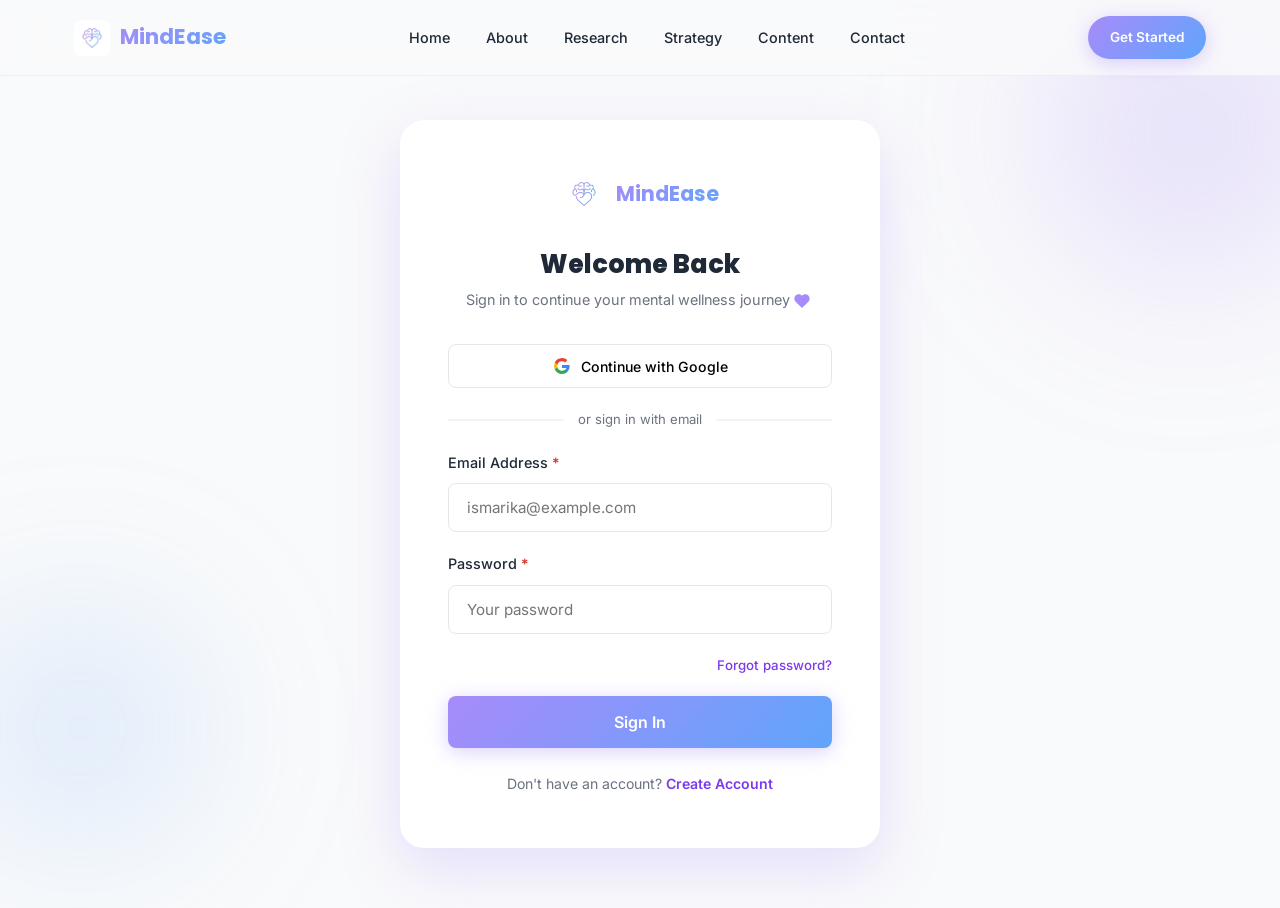
<file: signin.html>
<!DOCTYPE html>
<html lang="en">
<head>
  <meta charset="UTF-8" />
  <meta name="viewport" content="width=device-width, initial-scale=1.0" />
  <title>Sign In – MindEase</title>
  <meta name="description" content="Sign in to your MindEase account and continue your mental wellness journey." />
  <link rel="stylesheet" href="styles/main.css" />
  <link rel="stylesheet" href="styles/animations.css" />
  <link rel="stylesheet" href="styles/pages.css" />
  <style>
    .auth-wrap { display:flex; align-items:center; justify-content:center; }

    .auth-divider { position:relative; text-align:center; font-size:.82rem; color:var(--text-muted); margin:20px 0; }
    .auth-divider::before,
    .auth-divider::after { content:''; position:absolute; top:50%; width:calc(50% - 76px); height:1px; background:var(--border); transform:translateY(-50%); }
    .auth-divider::before { left:0; }
    .auth-divider::after  { right:0; }

    .form-group input.error { border-color:#F87171; box-shadow:0 0 0 3px rgba(248,113,113,.15); }
    .field-error { font-size:.75rem; color:#DC2626; margin-top:5px; display:flex; align-items:center; gap:4px; }

    .form-error-banner { display:none; align-items:center; gap:10px; padding:12px 16px;
      background:rgba(239,68,68,.08); border:1px solid rgba(239,68,68,.3); border-radius:var(--radius-sm);
      color:#DC2626; font-size:.88rem; font-weight:500; margin-bottom:20px; border-left:4px solid #EF4444; }
    .form-error-banner.visible { display:flex; }
  </style>
</head>
<body>

<!-- ══ NAVBAR ══ -->
<nav class="navbar" id="navbar">
  <div class="nav-inner">
    <a href="index.html" class="nav-logo"><img src="assets/logo.png" alt="MindEase Logo" class="nav-logo-img"><span>MindEase</span></a>
    <ul class="nav-menu">
      <li><a href="index.html" class="nav-link">Home</a></li>
      <li><a href="about.html" class="nav-link">About</a></li>
      <li><a href="research.html" class="nav-link">Research</a></li>
      <li><a href="strategy.html" class="nav-link">Strategy</a></li>
      <li><a href="content.html" class="nav-link">Content</a></li>
      <li><a href="contact.html" class="nav-link">Contact</a></li>
    </ul>
    <div class="nav-cta"><a href="signup.html" class="btn btn-primary btn-sm">Get Started</a></div>
    <button class="hamburger" id="hamburger"><span></span><span></span><span></span></button>
  </div>
  <div class="mobile-menu" id="mobileMenu">
    <a href="index.html" class="nav-link">Home</a><a href="about.html" class="nav-link">About</a>
    <a href="research.html" class="nav-link">Research</a><a href="strategy.html" class="nav-link">Strategy</a>
    <a href="content.html" class="nav-link">Content</a><a href="contact.html" class="nav-link">Contact</a>
    <a href="signup.html" class="btn btn-primary">Get Started</a>
  </div>
</nav>

<!-- ══ AUTH WRAP ══ -->
<div class="auth-wrap">
  <div class="deco-blob deco-blob-1"></div>
  <div class="deco-blob deco-blob-2"></div>

  <div class="auth-card animate scale-in">

    <div class="auth-logo">
      <img src="assets/logo.png" alt="MindEase Logo" class="nav-logo-img">
      <span style="font-family:var(--font-head);font-weight:700;font-size:1.3rem;
        background:linear-gradient(135deg,var(--primary),var(--secondary));
        -webkit-background-clip:text;-webkit-text-fill-color:transparent;background-clip:text">MindEase</span>
    </div>

    <h1 class="auth-title">Welcome Back</h1>
    <p class="auth-sub">Sign in to continue your mental wellness journey <svg xmlns="http://www.w3.org/2000/svg" width="16" height="16" viewBox="0 0 24 24" fill="var(--primary)" stroke="var(--primary)" stroke-width="2" stroke-linecap="round" stroke-linejoin="round" class="vector-icon" style="color:currentColor;vertical-align:middle;display:inline-block;margin-right:4px;"><path d="M20.84 4.61a5.5 5.5 0 0 0-7.78 0L12 5.67l-1.06-1.06a5.5 5.5 0 0 0-7.78 7.78l1.06 1.06L12 21.23l7.78-7.78 1.06-1.06a5.5 5.5 0 0 0 0-7.78z"></path></svg></p>

    <button class="social-btn" type="button" onclick="showToast('Google Sign-In coming soon!')">
      <svg width="18" height="18" viewBox="0 0 18 18">
        <path fill="#4285F4" d="M16.51 8H8.98v3h4.3c-.18 1-.74 1.48-1.6 2.04v2.01h2.6a7.8 7.8 0 0 0 2.38-5.88c0-.57-.05-.66-.15-1.18z"/>
        <path fill="#34A853" d="M8.98 17c2.16 0 3.97-.72 5.3-1.94l-2.6-2a4.8 4.8 0 0 1-7.18-2.54H1.83v2.07A8 8 0 0 0 8.98 17z"/>
        <path fill="#FBBC05" d="M4.5 10.52a4.8 4.8 0 0 1 0-3.04V5.41H1.83a8 8 0 0 0 0 7.18l2.67-2.07z"/>
        <path fill="#EA4335" d="M8.98 4.18c1.17 0 2.23.4 3.06 1.2l2.3-2.3A8 8 0 0 0 1.83 5.4L4.5 7.49a4.77 4.77 0 0 1 4.48-3.3z"/>
      </svg>
      Continue with Google
    </button>

    <div class="auth-divider">or sign in with email</div>

    <div class="form-error-banner" id="errorBanner" role="alert">
      ⚠ Please fill in all required fields before continuing.
    </div>

    <form id="signinForm" novalidate autocomplete="on">

      <div class="form-group">
        <label for="signinEmail">Email Address <span style="color:#DC2626">*</span></label>
        <input type="email" id="signinEmail" name="email"
               placeholder="ismarika@example.com" autocomplete="email" required />
        <div class="field-error" id="siEmailErr" style="display:none">Please enter a valid email address.</div>
      </div>

      <div class="form-group">
        <label for="signinPw">Password <span style="color:#DC2626">*</span></label>
        <input type="password" id="signinPw" name="password"
               placeholder="Your password" autocomplete="current-password" required />
        <div class="field-error" id="siPwErr" style="display:none">Password is required.</div>
      </div>

      <div style="display:flex;justify-content:flex-end;margin-bottom:20px">
        <a href="contact.html" style="font-size:.83rem;color:var(--primary-dark);font-weight:500">Forgot password?</a>
      </div>

      <button type="submit" class="btn btn-primary"
              style="width:100%;justify-content:center;font-size:1rem;padding:16px;border-radius:var(--radius-sm)">
        Sign In
      </button>
    </form>

    <div class="auth-footer">
      Don't have an account? <a href="signup.html">Create Account</a>
    </div>
  </div>
</div>

<script>
(function(){
  function isValidEmail(e){ return /^[^\s@]+@[^\s@]+\.[^\s@]+$/.test(e); }

  ['signinEmail','signinPw'].forEach(function(id){
    var el = document.getElementById(id);
    el.addEventListener('input', function(){
      el.classList.remove('error');
      document.getElementById('errorBanner').style.display = 'none';
    });
  });

  document.getElementById('signinForm').addEventListener('submit', function(e){
    e.preventDefault();
    var email   = document.getElementById('signinEmail');
    var pw      = document.getElementById('signinPw');
    var banner  = document.getElementById('errorBanner');
    var hasErr  = false;

    email.classList.remove('error'); pw.classList.remove('error');
    document.getElementById('siEmailErr').style.display = 'none';
    document.getElementById('siPwErr').style.display = 'none';
    banner.style.display = 'none';

    if (!email.value.trim() || !isValidEmail(email.value.trim())) {
      email.classList.add('error');
      document.getElementById('siEmailErr').style.display = 'flex';
      hasErr = true;
    }
    if (!pw.value) {
      pw.classList.add('error');
      document.getElementById('siPwErr').style.display = 'flex';
      hasErr = true;
    }
    if (hasErr) { banner.style.display = 'flex'; return; }

    /* Simulate sign-in success */
    showToast('Signed in successfully! Redirecting... <svg xmlns="http://www.w3.org/2000/svg" width="16" height="16" viewBox="0 0 24 24" fill="var(--primary)" stroke="var(--primary)" stroke-width="2" stroke-linecap="round" stroke-linejoin="round" class="vector-icon" style="color:currentColor;vertical-align:middle;display:inline-block;margin-right:4px;"><path d="M20.84 4.61a5.5 5.5 0 0 0-7.78 0L12 5.67l-1.06-1.06a5.5 5.5 0 0 0-7.78 7.78l1.06 1.06L12 21.23l7.78-7.78 1.06-1.06a5.5 5.5 0 0 0 0-7.78z"></path></svg>');
    setTimeout(function(){ window.location.href = 'index.html'; }, 2000);
  });

  window.showToast = function(msg){
    var prev = document.querySelector('.toast'); if(prev) prev.remove();
    var t = document.createElement('div'); t.className = 'toast';
    t.innerHTML = '<span>'+msg+'</span>';
    Object.assign(t.style,{position:'fixed',bottom:'28px',right:'28px',zIndex:9999,
      background:'linear-gradient(135deg,#7C3AED,#3B82F6)',color:'#fff',padding:'14px 24px',
      borderRadius:'12px',boxShadow:'0 8px 30px rgba(0,0,0,.2)',fontSize:'.9rem',
      fontFamily:'Inter,sans-serif',fontWeight:500,transform:'translateY(20px)',opacity:'0',
      transition:'all .35s cubic-bezier(.4,0,.2,1)',maxWidth:'320px'});
    document.body.appendChild(t);
    requestAnimationFrame(function(){t.style.transform='translateY(0)';t.style.opacity='1';});
    setTimeout(function(){t.style.transform='translateY(20px)';t.style.opacity='0';
      setTimeout(function(){t.remove();},400);},3500);
  };
})();
</script>
<script src="js/main.js"></script>
</body>
</html>
</file>
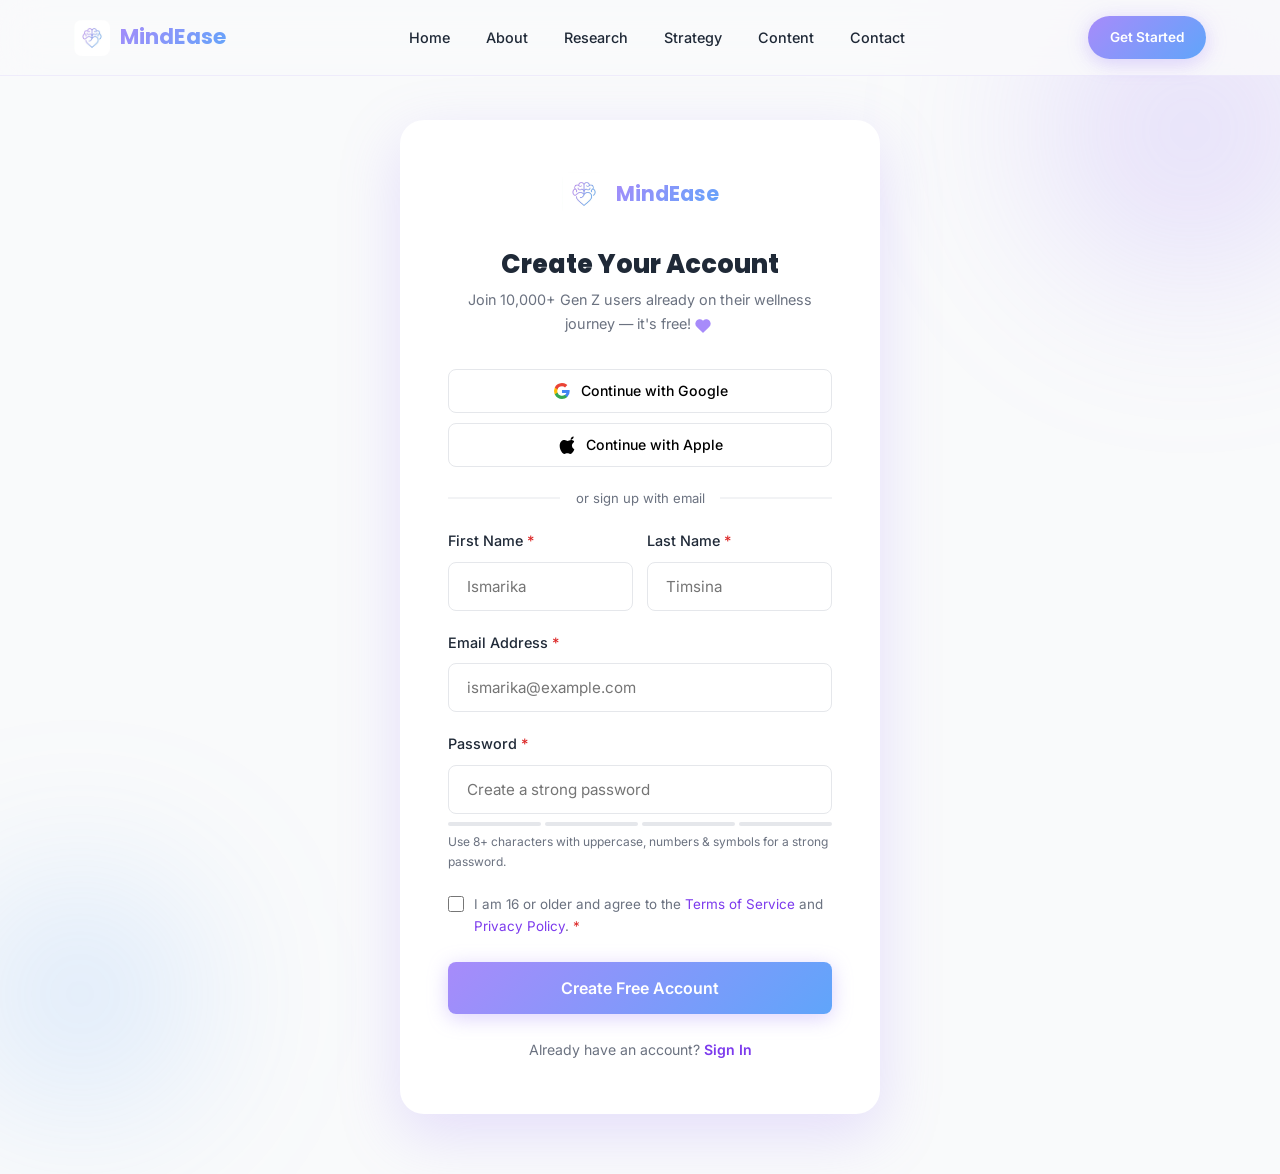
<file: signup.html>
<!DOCTYPE html>
<html lang="en">
<head>
  <meta charset="UTF-8" />
  <meta name="viewport" content="width=device-width, initial-scale=1.0" />
  <title>Create Account – MindEase</title>
  <meta name="description" content="Join MindEase for free. Create your account and start your mental wellness journey today." />
  <link rel="stylesheet" href="styles/main.css" />
  <link rel="stylesheet" href="styles/animations.css" />
  <link rel="stylesheet" href="styles/pages.css" />
  <style>
    /* ── centre the card on all screen sizes ── */
    .auth-wrap {
      display: flex;
      align-items: center;
      justify-content: center;
    }

    /* ── Divider fix: text sits ON TOP of the lines, never cut ── */
    .auth-divider {
      position: relative;
      text-align: center;
      font-size: .82rem;
      color: var(--text-muted);
      margin: 20px 0;
      /* override pseudo-element absolute lines from pages.css */
    }
    .auth-divider::before,
    .auth-divider::after {
      content: '';
      position: absolute;
      top: 50%;
      width: calc(50% - 80px); /* leave gap for text */
      height: 1px;
      background: var(--border);
      transform: translateY(-50%);
    }
    .auth-divider::before { left: 0; }
    .auth-divider::after  { right: 0; }

    /* ── Field error state ── */
    .form-group input.error,
    .form-group textarea.error { border-color: #F87171; box-shadow: 0 0 0 3px rgba(248,113,113,.15); }
    .field-error {
      font-size: .75rem;
      color: #DC2626;
      margin-top: 5px;
      display: flex;
      align-items: center;
      gap: 4px;
    }
    .field-error::before { content: '⚠'; font-size: .7rem; }

    /* ── Global error banner ── */
    .form-error-banner {
      display: none;
      align-items: center;
      gap: 10px;
      padding: 12px 16px;
      background: rgba(239,68,68,.08);
      border: 1px solid rgba(239,68,68,.3);
      border-radius: var(--radius-sm);
      color: #DC2626;
      font-size: .88rem;
      font-weight: 500;
      margin-bottom: 20px;
      border-left: 4px solid #EF4444;
    }
    .form-error-banner.visible { display: flex; }

    /* ── Terms checkbox shake ── */
    @keyframes shake {
      0%,100% { transform: translateX(0); }
      20%,60%  { transform: translateX(-4px); }
      40%,80%  { transform: translateX(4px); }
    }
    .shake { animation: shake .4s ease; }

    /* ── Success overlay (removed – using inline message instead) ── */
  </style>
</head>
<body>

<!-- ══ NAVBAR ══ -->
<nav class="navbar" id="navbar">
  <div class="nav-inner">
    <a href="index.html" class="nav-logo">
      <img src="assets/logo.png" alt="MindEase Logo" class="nav-logo-img">
      <span>MindEase</span>
    </a>
    <ul class="nav-menu">
      <li><a href="index.html" class="nav-link">Home</a></li>
      <li><a href="about.html" class="nav-link">About</a></li>
      <li><a href="research.html" class="nav-link">Research</a></li>
      <li><a href="strategy.html" class="nav-link">Strategy</a></li>
      <li><a href="content.html" class="nav-link">Content</a></li>
      <li><a href="contact.html" class="nav-link">Contact</a></li>
    </ul>
    <div class="nav-cta">
      <a href="signup.html" class="btn btn-primary btn-sm">Get Started</a>
    </div>
    <button class="hamburger" id="hamburger" aria-label="Toggle menu">
      <span></span><span></span><span></span>
    </button>
  </div>
  <div class="mobile-menu" id="mobileMenu">
    <a href="index.html" class="nav-link">Home</a>
    <a href="about.html" class="nav-link">About</a>
    <a href="research.html" class="nav-link">Research</a>
    <a href="strategy.html" class="nav-link">Strategy</a>
    <a href="content.html" class="nav-link">Content</a>
    <a href="contact.html" class="nav-link">Contact</a>
    <a href="signup.html" class="btn btn-primary">Get Started</a>
  </div>
</nav>

<!-- ══ AUTH WRAP ══ -->
<div class="auth-wrap">
  <div class="deco-blob deco-blob-1"></div>
  <div class="deco-blob deco-blob-2"></div>

  <div class="auth-card animate scale-in">

    <!-- Logo -->
    <div class="auth-logo">
      <img src="assets/logo.png" alt="MindEase Logo" class="nav-logo-img">
      <span style="font-family:var(--font-head);font-weight:700;font-size:1.3rem;
        background:linear-gradient(135deg,var(--primary),var(--secondary));
        -webkit-background-clip:text;-webkit-text-fill-color:transparent;
        background-clip:text">MindEase</span>
    </div>

    <h1 class="auth-title">Create Your Account</h1>
    <p class="auth-sub">Join 10,000+ Gen Z users already on their wellness journey — it's free! <svg xmlns="http://www.w3.org/2000/svg" width="16" height="16" viewBox="0 0 24 24" fill="var(--primary)" stroke="var(--primary)" stroke-width="2" stroke-linecap="round" stroke-linejoin="round" class="vector-icon" style="color:currentColor;vertical-align:middle;display:inline-block;margin-right:4px;"><path d="M20.84 4.61a5.5 5.5 0 0 0-7.78 0L12 5.67l-1.06-1.06a5.5 5.5 0 0 0-7.78 7.78l1.06 1.06L12 21.23l7.78-7.78 1.06-1.06a5.5 5.5 0 0 0 0-7.78z"></path></svg></p>

    <!-- Social sign-up -->
    <button class="social-btn" type="button" onclick="showToast('Google Sign-Up coming soon!')">
      <svg width="18" height="18" viewBox="0 0 18 18" aria-hidden="true">
        <path fill="#4285F4" d="M16.51 8H8.98v3h4.3c-.18 1-.74 1.48-1.6 2.04v2.01h2.6a7.8 7.8 0 0 0 2.38-5.88c0-.57-.05-.66-.15-1.18z"/>
        <path fill="#34A853" d="M8.98 17c2.16 0 3.97-.72 5.3-1.94l-2.6-2a4.8 4.8 0 0 1-7.18-2.54H1.83v2.07A8 8 0 0 0 8.98 17z"/>
        <path fill="#FBBC05" d="M4.5 10.52a4.8 4.8 0 0 1 0-3.04V5.41H1.83a8 8 0 0 0 0 7.18l2.67-2.07z"/>
        <path fill="#EA4335" d="M8.98 4.18c1.17 0 2.23.4 3.06 1.2l2.3-2.3A8 8 0 0 0 1.83 5.4L4.5 7.49a4.77 4.77 0 0 1 4.48-3.3z"/>
      </svg>
      Continue with Google
    </button>
    <button class="social-btn" type="button" onclick="showToast('Apple Sign-Up coming soon!')">
      <svg width="18" height="18" viewBox="0 0 814 1000" aria-hidden="true">
        <path d="M788.1 340.9c-5.8 4.5-108.2 62.2-108.2 190.5 0 148.4 130.3 200.9 134.2 202.2-.6 3.2-20.7 71.9-68.7 141.9-42.8 61.6-87.5 123.1-155.5 123.1s-85.5-39.5-164-39.5c-76 0-103.7 40.8-165.9 40.8s-105-57.8-155.5-127.4C46 790.7 0 663 0 541.8c0-207.5 135.4-316.9 269-316.9 70.1 0 128.4 46.4 172.5 46.4 42.8 0 109.7-49 192.1-49 31 0 108.2 2.6 168.6 71.5zm-56.4-185.5c26-30.8 44.6-73.8 44.6-116.9 0-5.8-.5-11.7-1.6-16.5-42.2 1.6-93 28.3-124.4 60.3-23.4 25.4-45.4 68.4-45.4 112.1 0 6.4.6 12.8 1 14.9 2.6.4 6.5.6 10.3.6 37.8 0 86.7-25.4 115.5-54.5z"/>
      </svg>
      Continue with Apple
    </button>

    <!-- ── Fixed divider: text centred, lines never overlap ── -->
    <div class="auth-divider">or sign up with email</div>

    <!-- Global error banner -->
    <div class="form-error-banner" id="errorBanner" role="alert">
      ⚠ Please fill in all required fields before continuing.
    </div>

    <!-- Sign-up form -->
    <form id="signupForm" novalidate autocomplete="on">

      <div class="grid-2" style="gap:14px">
        <!-- First Name -->
        <div class="form-group">
          <label for="fName">First Name <span style="color:#DC2626">*</span></label>
          <input type="text" id="fName" name="fName"
                 placeholder="Ismarika" autocomplete="given-name" required />
          <div class="field-error" id="fNameErr" style="display:none">First name is required.</div>
        </div>
        <!-- Last Name -->
        <div class="form-group">
          <label for="lName">Last Name <span style="color:#DC2626">*</span></label>
          <input type="text" id="lName" name="lName"
                 placeholder="Timsina" autocomplete="family-name" required />
          <div class="field-error" id="lNameErr" style="display:none">Last name is required.</div>
        </div>
      </div>

      <!-- Email -->
      <div class="form-group">
        <label for="signupEmail">Email Address <span style="color:#DC2626">*</span></label>
        <input type="email" id="signupEmail" name="email"
               placeholder="ismarika@example.com" autocomplete="email" required />
        <div class="field-error" id="emailErr" style="display:none">Please enter a valid email address.</div>
      </div>

      <!-- Password -->
      <div class="form-group">
        <label for="password">Password <span style="color:#DC2626">*</span></label>
        <input type="password" id="password" name="password"
               placeholder="Create a strong password" autocomplete="new-password" required />
        <div class="password-strength" style="margin-top:8px">
          <div class="ps-bar" id="ps1"></div>
          <div class="ps-bar" id="ps2"></div>
          <div class="ps-bar" id="ps3"></div>
          <div class="ps-bar" id="ps4"></div>
        </div>
        <div class="field-error" id="pwErr" style="display:none">Password must be at least 8 characters long.</div>
        <p style="font-size:.75rem;color:var(--text-muted);margin-top:6px">
          Use 8+ characters with uppercase, numbers &amp; symbols for a strong password.
        </p>
      </div>

      <!-- Terms -->
      <div style="display:flex;align-items:flex-start;gap:10px;margin-bottom:24px" id="termsWrap">
        <input type="checkbox" id="terms"
               style="width:16px;height:16px;flex-shrink:0;margin-top:3px;accent-color:var(--primary)"
               required />
        <label for="terms" style="font-size:.84rem;color:var(--text-muted);cursor:pointer">
          I am 16 or older and agree to the
          <a href="contact.html" style="color:var(--primary-dark)">Terms of Service</a> and
          <a href="contact.html" style="color:var(--primary-dark)">Privacy Policy</a>.
          <span style="color:#DC2626">*</span>
        </label>
      </div>
      <div class="field-error" id="termsErr" style="display:none;margin-top:-18px;margin-bottom:18px">
        You must agree to the Terms &amp; Privacy Policy to continue.
      </div>

      <button type="submit" id="submitBtn"
              class="btn btn-primary"
              style="width:100%;justify-content:center;font-size:1rem;padding:16px;border-radius:var(--radius-sm)">
        Create Free Account
      </button>
    </form>

    <div class="auth-footer">
      Already have an account? <a href="signin.html">Sign In</a>
    </div>
  </div>
</div>

<!-- ══ SCRIPTS ══ -->
<script>
(function () {

  /* ── Helpers ── */
  function showEl(el)  { el.style.display = 'flex'; }
  function hideEl(el)  { el.style.display = 'none'; }

  function markError(input, msgEl, msg) {
    input.classList.add('error');
    msgEl.textContent = msg;
    showEl(msgEl);
  }
  function clearError(input, msgEl) {
    input.classList.remove('error');
    hideEl(msgEl);
  }

  /* ── Live clear errors on typing ── */
  ['fName','lName','signupEmail','password'].forEach(function(id) {
    var el  = document.getElementById(id);
    if (!el) return;
    el.addEventListener('input', function() {
      el.classList.remove('error');
      var errId = id === 'signupEmail' ? 'emailErr' : id + 'Err';
      var errEl = document.getElementById(errId);
      if (errEl) hideEl(errEl);
      hideEl(document.getElementById('errorBanner'));
    });
  });

  /* ── Password strength ── */
  var pwInput = document.getElementById('password');
  var bars    = [document.getElementById('ps1'), document.getElementById('ps2'),
                 document.getElementById('ps3'), document.getElementById('ps4')];
  var colors  = ['#F87171','#FBBF24','#60A5FA','#34D399'];
  if (pwInput) {
    pwInput.addEventListener('input', function() {
      var v = pwInput.value, score = 0;
      if (v.length >= 8)          score++;
      if (/[A-Z]/.test(v))        score++;
      if (/[0-9]/.test(v))        score++;
      if (/[^A-Za-z0-9]/.test(v)) score++;
      bars.forEach(function(bar, i) {
        bar.style.background = i < score ? colors[Math.min(score - 1, 3)] : 'var(--border)';
      });
    });
  }

  /* ── Email validator ── */
  function isValidEmail(email) {
    return /^[^\s@]+@[^\s@]+\.[^\s@]+$/.test(email);
  }

  /* ── Form submission ── */
  document.getElementById('signupForm').addEventListener('submit', function(e) {
    e.preventDefault();

    var fName    = document.getElementById('fName');
    var lName    = document.getElementById('lName');
    var email    = document.getElementById('signupEmail');
    var password = document.getElementById('password');
    var terms    = document.getElementById('terms');
    var banner   = document.getElementById('errorBanner');
    var hasError = false;

    /* Reset all */
    [fName, lName, email, password].forEach(function(inp) { inp.classList.remove('error'); });
    ['fNameErr','lNameErr','emailErr','pwErr','termsErr'].forEach(function(id) {
      var el = document.getElementById(id);
      if (el) hideEl(el);
    });
    hideEl(banner);

    /* Validate First Name */
    if (!fName.value.trim()) {
      markError(fName, document.getElementById('fNameErr'), 'First name is required.');
      hasError = true;
    }
    /* Validate Last Name */
    if (!lName.value.trim()) {
      markError(lName, document.getElementById('lNameErr'), 'Last name is required.');
      hasError = true;
    }
    /* Validate Email */
    if (!email.value.trim()) {
      markError(email, document.getElementById('emailErr'), 'Email address is required.');
      hasError = true;
    } else if (!isValidEmail(email.value.trim())) {
      markError(email, document.getElementById('emailErr'), 'Please enter a valid email address.');
      hasError = true;
    }
    /* Validate Password */
    if (!password.value) {
      markError(password, document.getElementById('pwErr'), 'Password is required.');
      hasError = true;
    } else if (password.value.length < 8) {
      markError(password, document.getElementById('pwErr'), 'Password must be at least 8 characters.');
      hasError = true;
    }
    /* Validate Terms */
    if (!terms.checked) {
      var termsErr = document.getElementById('termsErr');
      showEl(termsErr);
      var wrap = document.getElementById('termsWrap');
      wrap.classList.add('shake');
      setTimeout(function() { wrap.classList.remove('shake'); }, 500);
      hasError = true;
    }

    if (hasError) {
      /* Show single, clear global warning */
      banner.style.display = 'flex';
      /* Scroll to first invalid field */
      var first = document.querySelector('.form-group input.error');
      if (first) first.scrollIntoView({ behavior: 'smooth', block: 'center' });
      return;
    }

    /* ── SUCCESS: show inline message, no popup ── */
    var card = document.querySelector('.auth-card');
    var name = fName.value.trim();
    card.innerHTML =
      '<div style="text-align:center;padding:16px 0">'
      + '<div style="width:72px;height:72px;border-radius:50%;background:linear-gradient(135deg,var(--primary),var(--secondary));'
      + 'display:flex;align-items:center;justify-content:center;font-size:2rem;margin:0 auto 20px;'
      + 'box-shadow:0 8px 24px rgba(167,139,250,.4)">✓</div>'
      + '<h2 style="margin-bottom:10px;font-size:1.6rem">Account Created!</h2>'
      + '<p style="margin-bottom:28px;color:var(--text-muted)">Welcome to MindEase, <strong style="color:var(--text)">'
      + name + '</strong>! <svg xmlns="http://www.w3.org/2000/svg" width="16" height="16" viewBox="0 0 24 24" fill="var(--primary)" stroke="var(--primary)" stroke-width="2" stroke-linecap="round" stroke-linejoin="round" class="vector-icon" style="color:currentColor;vertical-align:middle;display:inline-block;margin-right:4px;"><path d="M20.84 4.61a5.5 5.5 0 0 0-7.78 0L12 5.67l-1.06-1.06a5.5 5.5 0 0 0-7.78 7.78l1.06 1.06L12 21.23l7.78-7.78 1.06-1.06a5.5 5.5 0 0 0 0-7.78z"></path></svg><br>Your wellness journey starts now.</p>'
      + '<a href="index.html" class="btn btn-primary" style="width:100%;justify-content:center">Go to Home</a>'
      + '</div>';
  });

  /* ── Toast for social buttons ── */
  window.showToast = function(msg) {
    var prev = document.querySelector('.toast');
    if (prev) prev.remove();
    var t = document.createElement('div');
    t.className = 'toast';
    t.innerHTML = '<span>' + msg + '</span>';
    Object.assign(t.style, {
      position:'fixed', bottom:'28px', right:'28px', zIndex:9999,
      background:'linear-gradient(135deg,#7C3AED,#3B82F6)',
      color:'#fff', padding:'14px 24px', borderRadius:'12px',
      boxShadow:'0 8px 30px rgba(0,0,0,.2)',
      fontSize:'.9rem', fontFamily:'Inter,sans-serif', fontWeight:500,
      transform:'translateY(20px)', opacity:'0',
      transition:'all .35s cubic-bezier(.4,0,.2,1)', maxWidth:'320px'
    });
    document.body.appendChild(t);
    requestAnimationFrame(function() { t.style.transform='translateY(0)'; t.style.opacity='1'; });
    setTimeout(function() {
      t.style.transform='translateY(20px)'; t.style.opacity='0';
      setTimeout(function() { t.remove(); }, 400);
    }, 3500);
  };

})();
</script>

<script src="js/main.js"></script>
</body>
</html>
</file>
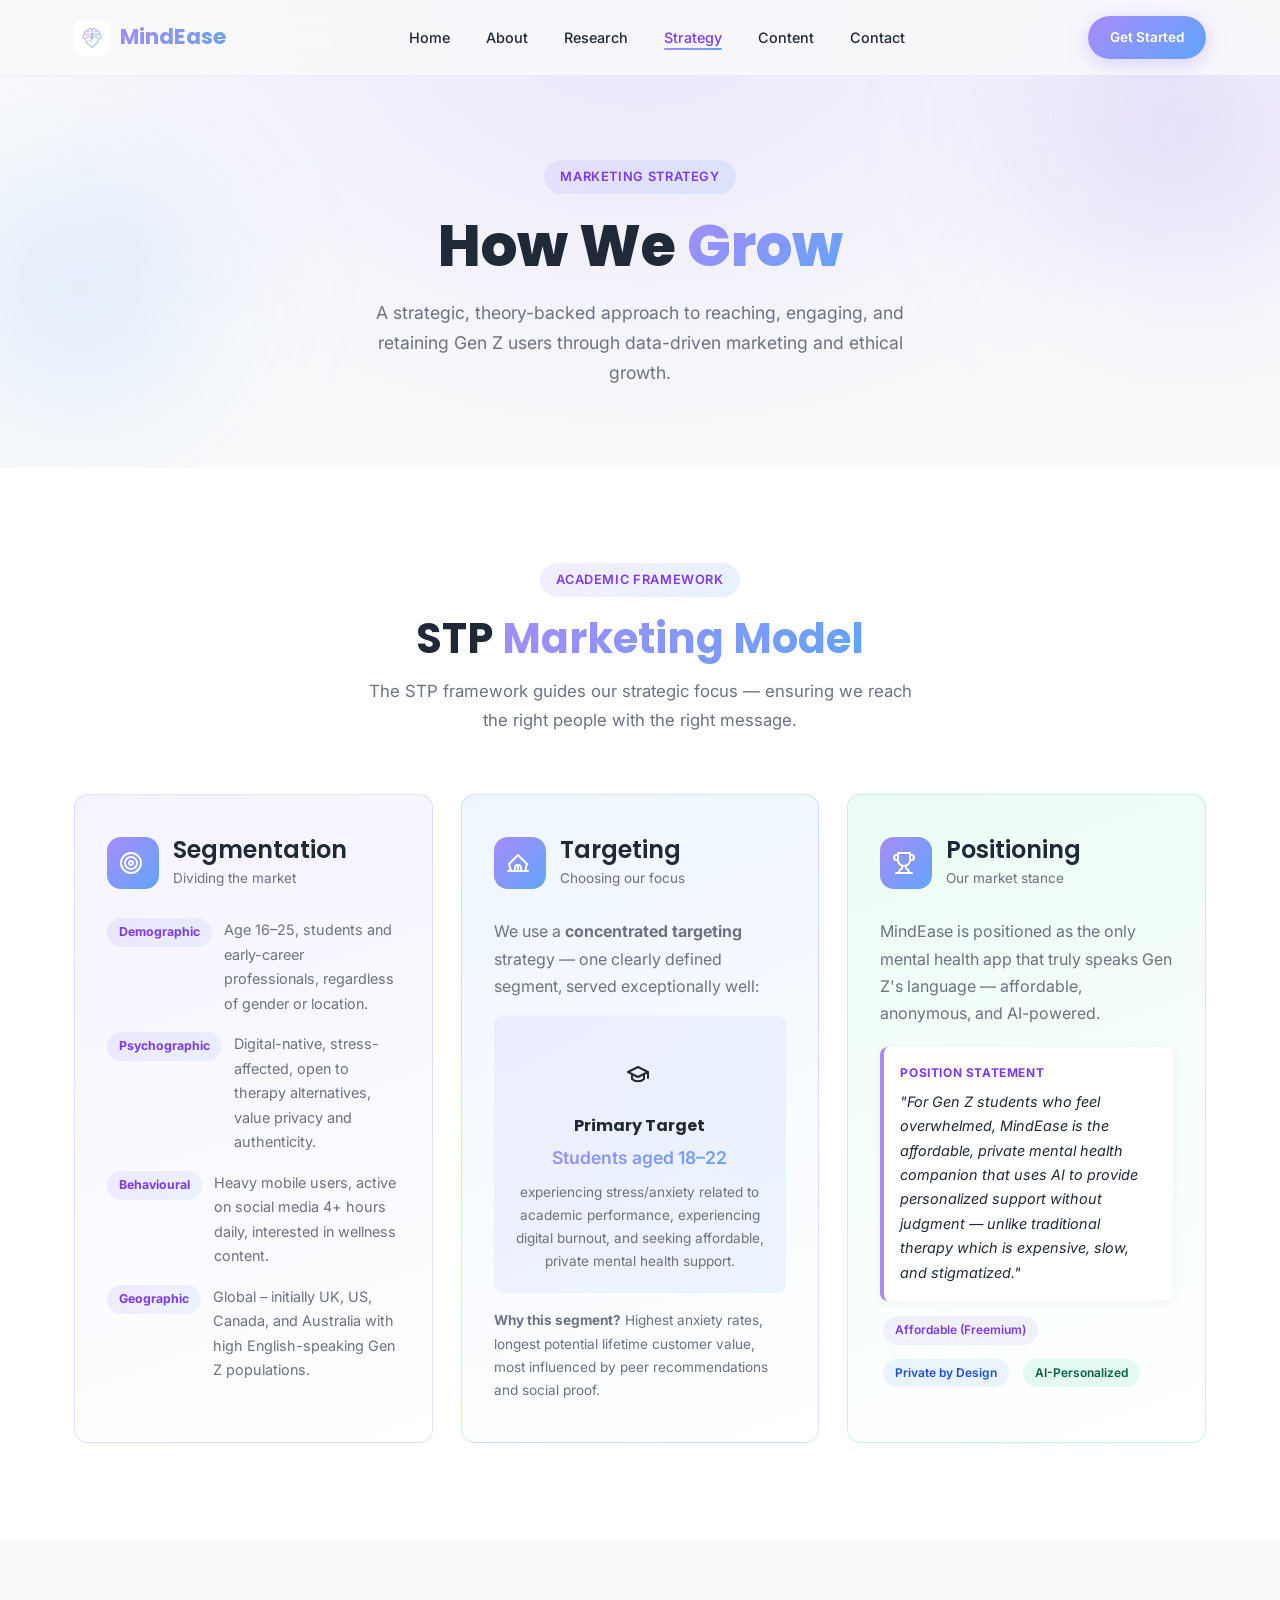
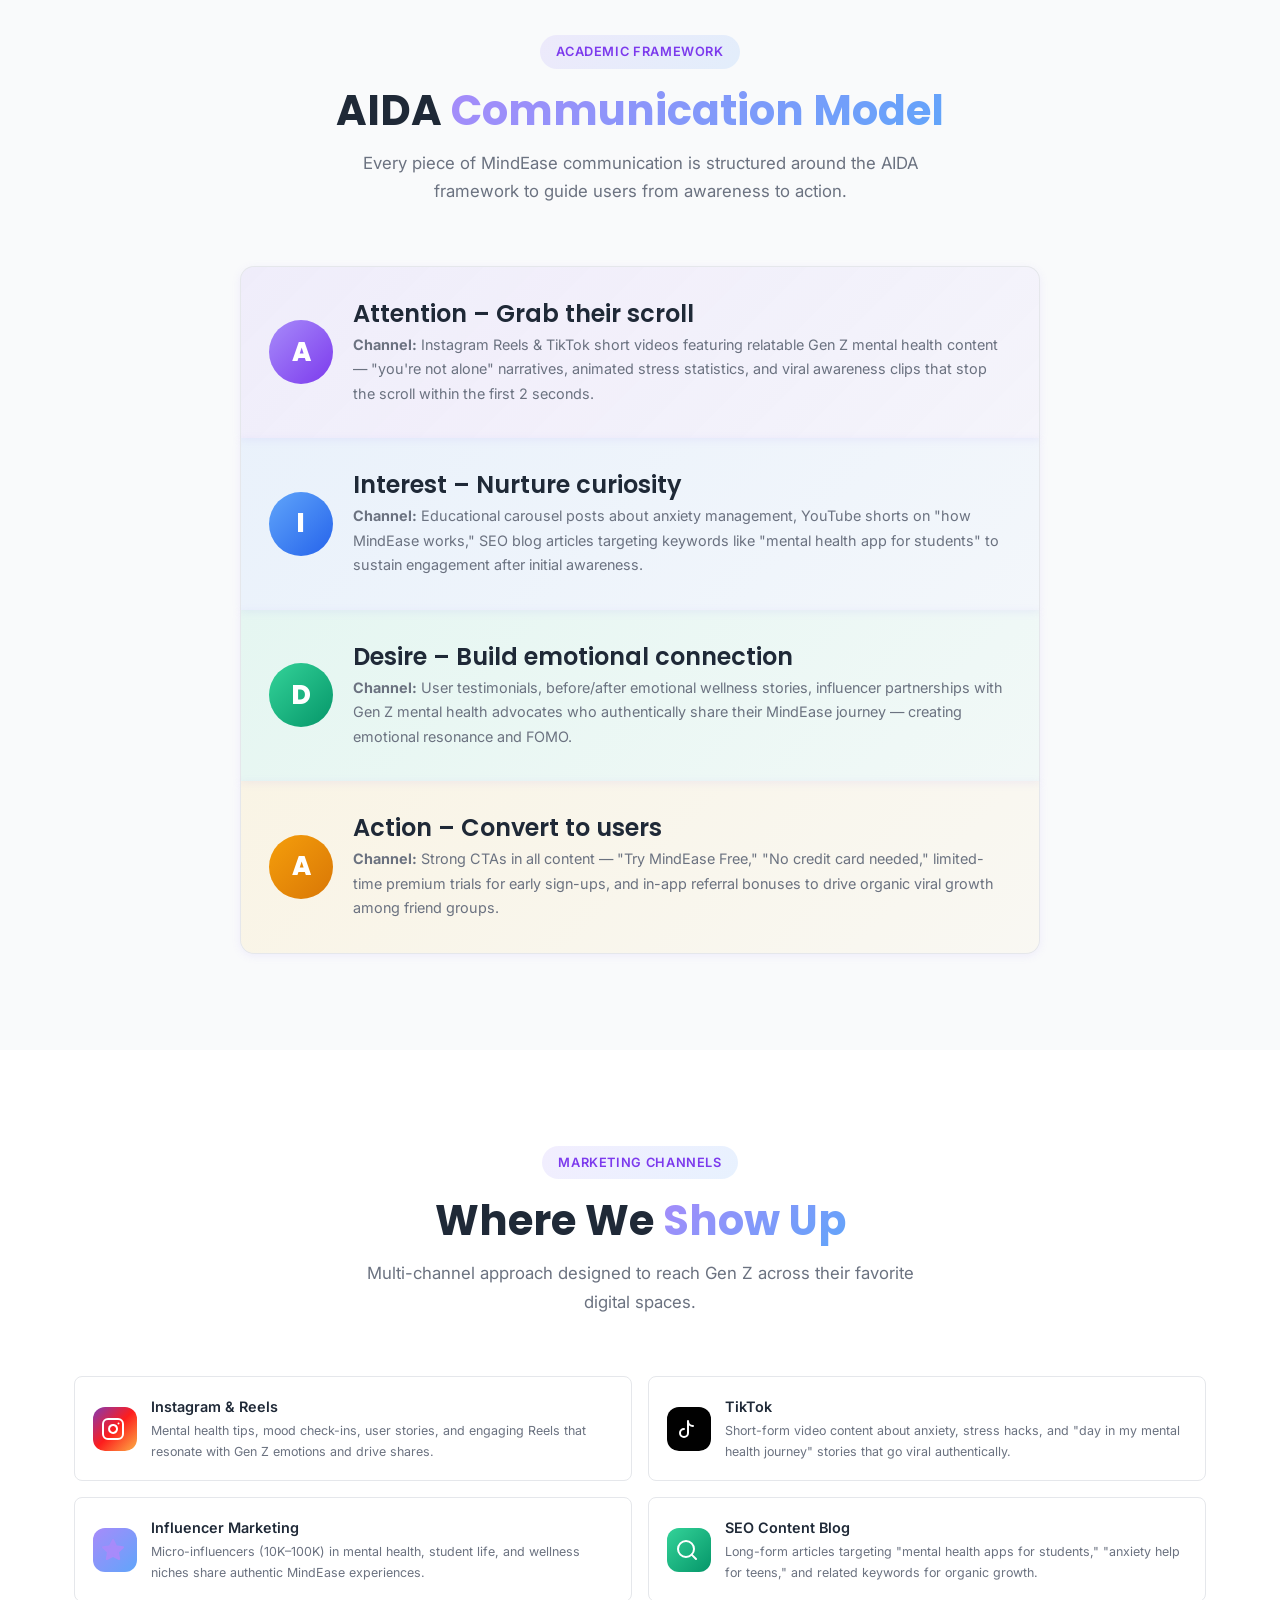
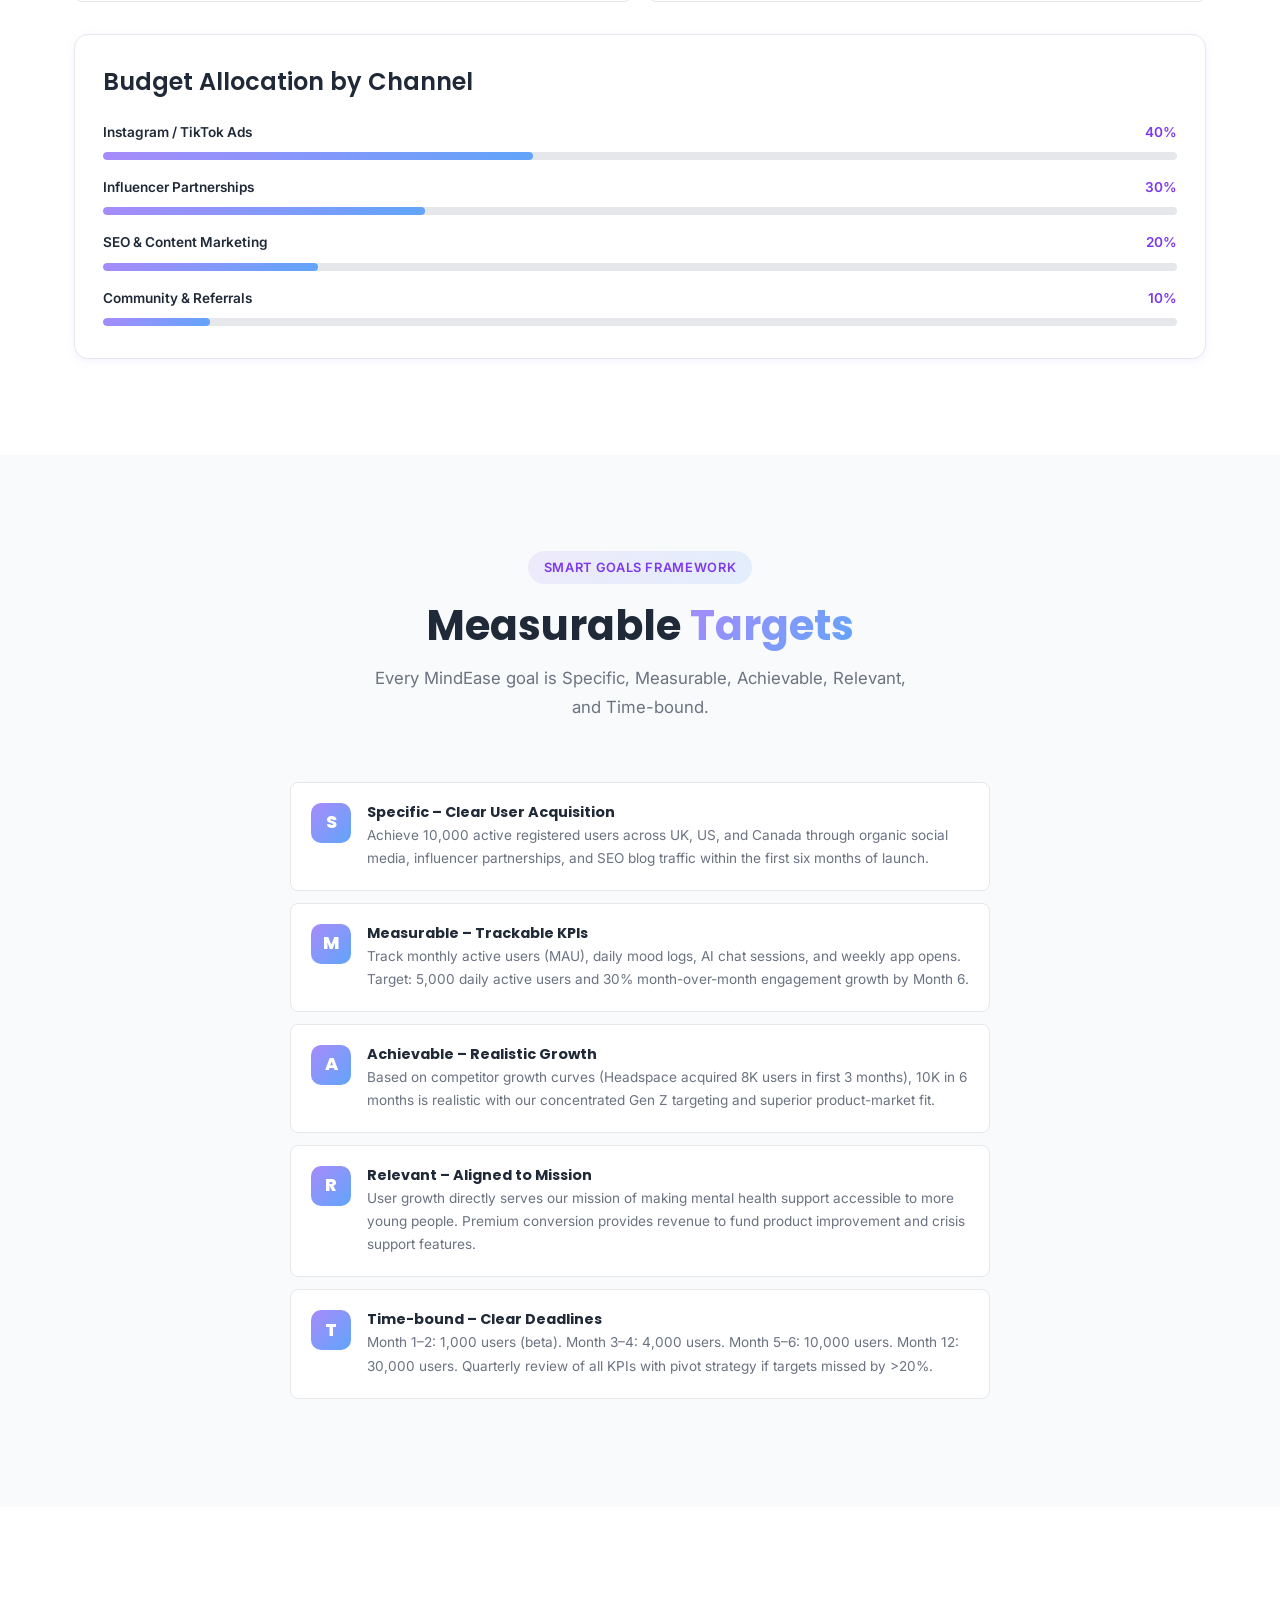
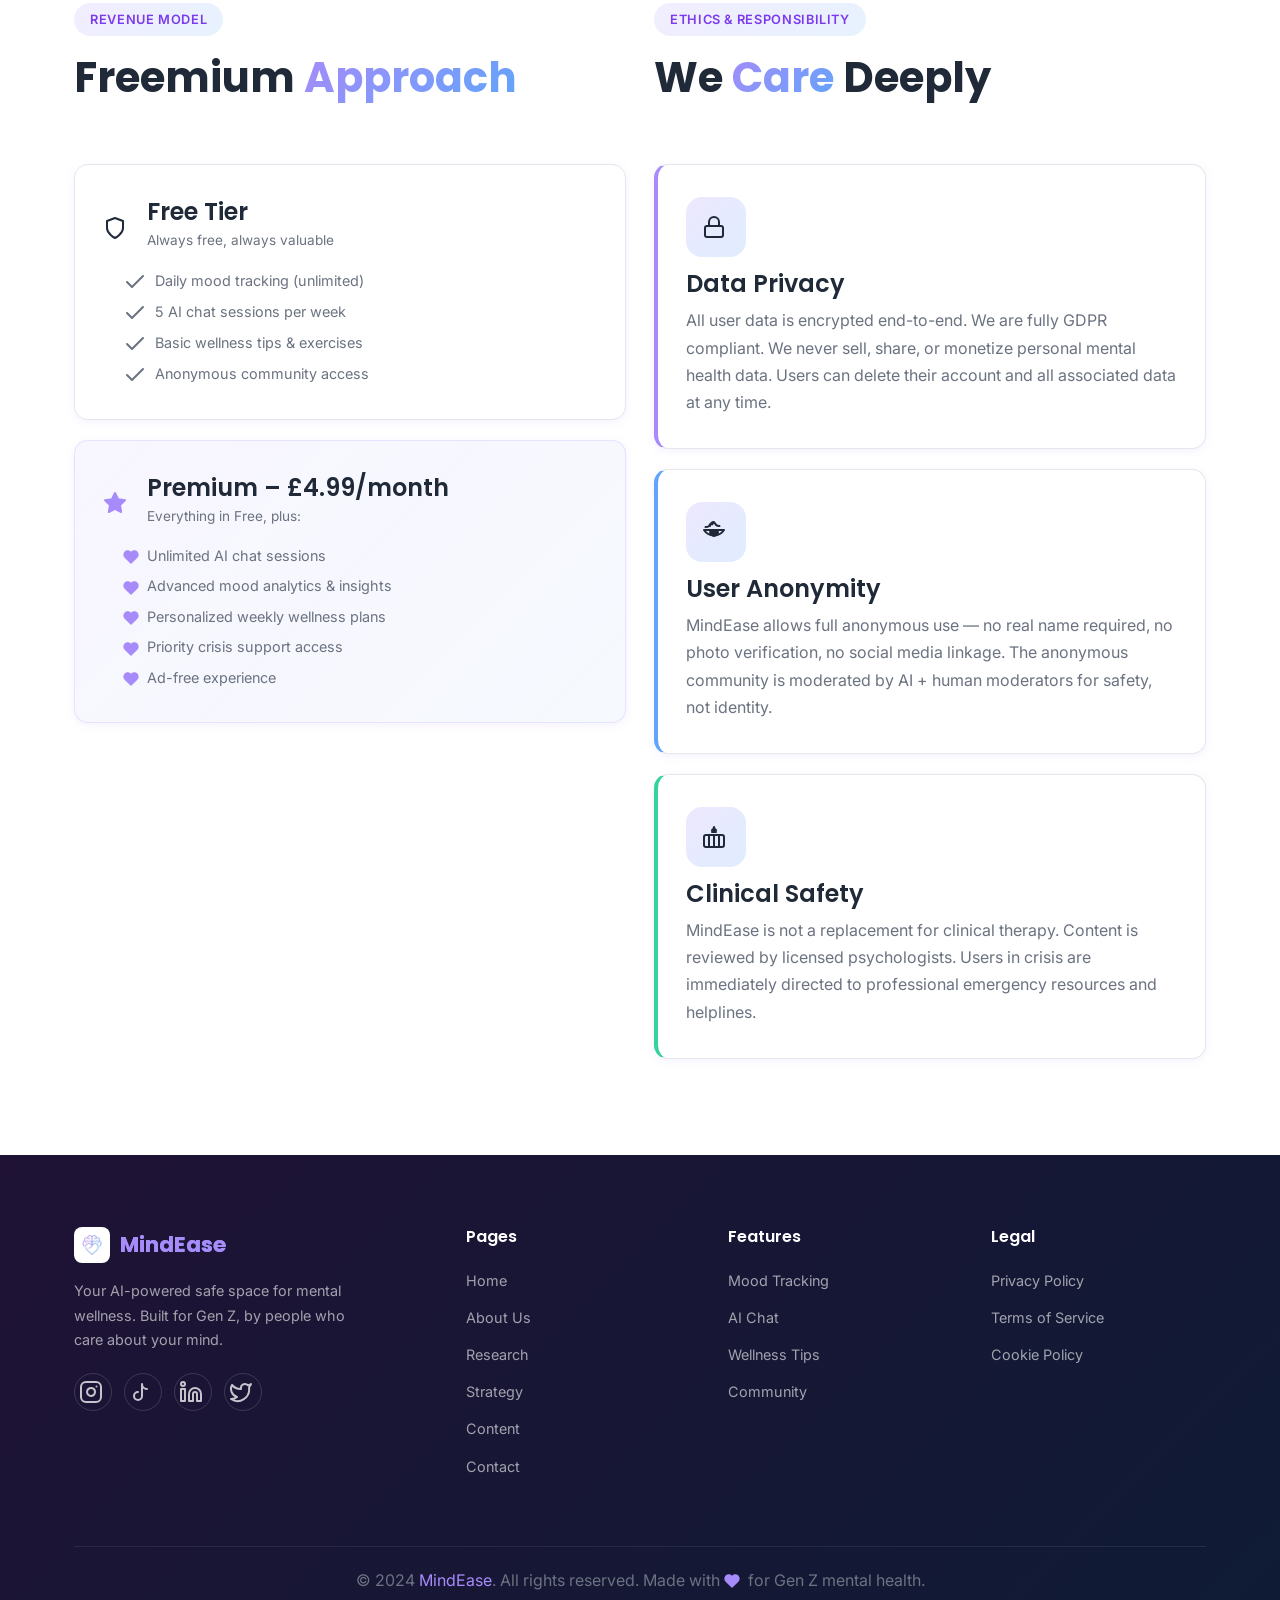
<file: strategy.html>
<!DOCTYPE html>
<html lang="en">
<head>
  <meta charset="UTF-8" />
  <meta name="viewport" content="width=device-width, initial-scale=1.0" />
  <title>Strategy – MindEase</title>
  <meta name="description" content="MindEase marketing strategy: STP model, AIDA framework, SMART goals, revenue model, and ethical approach." />
  <link rel="stylesheet" href="styles/main.css" />
  <link rel="stylesheet" href="styles/animations.css" />
  <link rel="stylesheet" href="styles/pages.css" />
</head>
<body>

<!-- ══ NAVBAR ══ -->
<nav class="navbar" id="navbar">
  <div class="nav-inner">
    <a href="index.html" class="nav-logo"><img src="assets/logo.png" alt="MindEase Logo" class="nav-logo-img"><span>MindEase</span></a>
    <ul class="nav-menu">
      <li><a href="index.html" class="nav-link">Home</a></li>
      <li><a href="about.html" class="nav-link">About</a></li>
      <li><a href="research.html" class="nav-link">Research</a></li>
      <li><a href="strategy.html" class="nav-link">Strategy</a></li>
      <li><a href="content.html" class="nav-link">Content</a></li>
      <li><a href="contact.html" class="nav-link">Contact</a></li>
    </ul>
    <div class="nav-cta"><a href="signup.html" class="btn btn-primary btn-sm">Get Started</a></div>
    <button class="hamburger" id="hamburger"><span></span><span></span><span></span></button>
  </div>
  <div class="mobile-menu" id="mobileMenu">
    <a href="index.html" class="nav-link">Home</a><a href="about.html" class="nav-link">About</a>
    <a href="research.html" class="nav-link">Research</a><a href="strategy.html" class="nav-link">Strategy</a>
    <a href="content.html" class="nav-link">Content</a><a href="contact.html" class="nav-link">Contact</a>
    <a href="signup.html" class="btn btn-primary">Get Started</a>
  </div>
</nav>

<!-- ══ PAGE HERO ══ -->
<section class="page-hero">
  <div class="deco-blob deco-blob-1"></div>
  <div class="deco-blob deco-blob-2"></div>
  <div class="container">
    <div class="badge animate fade-only">Marketing Strategy</div>
    <h1 class="animate delay-1">How We <span class="gradient-text">Grow</span></h1>
    <p style="max-width:560px;margin:16px auto 0;font-size:1.1rem" class="animate delay-2">A strategic, theory-backed approach to reaching, engaging, and retaining Gen Z users through data-driven marketing and ethical growth.</p>
  </div>
</section>

<!-- ══ STP MODEL ══ -->
<section class="section" style="background:#fff">
  <div class="container">
    <div class="section-header animate">
      <div class="badge">Academic Framework</div>
      <h2>STP <span class="gradient-text">Marketing Model</span></h2>
      <p>The STP framework guides our strategic focus — ensuring we reach the right people with the right message.</p>
    </div>
    <div class="grid-3">
      <div class="model-card animate delay-1" style="background:linear-gradient(160deg,#F5F3FF,#fff);border-color:rgba(167,139,250,.25)">
        <div class="model-header">
          <div class="model-icon"><svg xmlns="http://www.w3.org/2000/svg" width="24" height="24" viewBox="0 0 24 24" fill="none" stroke="currentColor" stroke-width="2" stroke-linecap="round" stroke-linejoin="round" class="vector-icon" style="color:currentColor;vertical-align:middle;display:inline-block;margin-right:4px;"><circle cx="12" cy="12" r="10"></circle><circle cx="12" cy="12" r="6"></circle><circle cx="12" cy="12" r="2"></circle></svg></div>
          <div><h3 style="margin-bottom:2px">Segmentation</h3><p style="font-size:.85rem;margin:0">Dividing the market</p></div>
        </div>
        <div class="model-row"><div class="model-tag">Demographic</div><p>Age 16–25, students and early-career professionals, regardless of gender or location.</p></div>
        <div class="model-row"><div class="model-tag">Psychographic</div><p>Digital-native, stress-affected, open to therapy alternatives, value privacy and authenticity.</p></div>
        <div class="model-row"><div class="model-tag">Behavioural</div><p>Heavy mobile users, active on social media 4+ hours daily, interested in wellness content.</p></div>
        <div class="model-row"><div class="model-tag">Geographic</div><p>Global – initially UK, US, Canada, and Australia with high English-speaking Gen Z populations.</p></div>
      </div>
      <div class="model-card animate delay-2" style="background:linear-gradient(160deg,#EFF6FF,#fff);border-color:rgba(96,165,250,.25)">
        <div class="model-header">
          <div class="model-icon"><svg xmlns="http://www.w3.org/2000/svg" width="24" height="24" viewBox="0 0 24 24" fill="none" stroke="currentColor" stroke-width="2" stroke-linecap="round" stroke-linejoin="round" class="vector-icon" style="color:currentColor;vertical-align:middle;display:inline-block;margin-right:4px;"><path d="M2 20h20"></path><path d="M5 20l-2-7 9-9 9 9-2 7"></path><path d="M12 15v5"></path><path d="M9 20v-3a3 3 0 0 1 6 0v3"></path></svg></div>
          <div><h3 style="margin-bottom:2px">Targeting</h3><p style="font-size:.85rem;margin:0">Choosing our focus</p></div>
        </div>
        <div style="margin-bottom:16px">
          <p style="margin-bottom:12px">We use a <strong>concentrated targeting</strong> strategy — one clearly defined segment, served exceptionally well:</p>
        </div>
        <div style="background:linear-gradient(135deg,rgba(167,139,250,.1),rgba(96,165,250,.1));border-radius:var(--radius-sm);padding:20px;text-align:center">
          <div style="font-size:2.5rem;margin-bottom:8px"><svg xmlns="http://www.w3.org/2000/svg" width="24" height="24" viewBox="0 0 24 24" fill="none" stroke="currentColor" stroke-width="2" stroke-linecap="round" stroke-linejoin="round" class="vector-icon" style="color:currentColor;vertical-align:middle;display:inline-block;margin-right:4px;"><path d="M22 10v6M2 10l10-5 10 5-10 5z"></path><path d="M6 12v5c3 3 9 3 12 0v-5"></path></svg></div>
          <div style="font-weight:700;font-family:var(--font-head);margin-bottom:4px">Primary Target</div>
          <div style="font-size:1.1rem;font-weight:600;margin-bottom:8px;background:linear-gradient(135deg,var(--primary),var(--secondary));-webkit-background-clip:text;-webkit-text-fill-color:transparent">Students aged 18–22</div>
          <p style="font-size:.85rem">experiencing stress/anxiety related to academic performance, experiencing digital burnout, and seeking affordable, private mental health support.</p>
        </div>
        <p style="font-size:.85rem;margin-top:16px;color:var(--text-muted)"><strong>Why this segment?</strong> Highest anxiety rates, longest potential lifetime customer value, most influenced by peer recommendations and social proof.</p>
      </div>
      <div class="model-card animate delay-3" style="background:linear-gradient(160deg,#ECFDF5,#fff);border-color:rgba(52,211,153,.25)">
        <div class="model-header">
          <div class="model-icon"><svg xmlns="http://www.w3.org/2000/svg" width="24" height="24" viewBox="0 0 24 24" fill="none" stroke="currentColor" stroke-width="2" stroke-linecap="round" stroke-linejoin="round" class="vector-icon" style="color:currentColor;vertical-align:middle;display:inline-block;margin-right:4px;"><path d="M6 9H4.5a2.5 2.5 0 0 1 0-5H6"></path><path d="M18 9h1.5a2.5 2.5 0 0 0 0-5H18"></path><path d="M4 22h16"></path><path d="M10 14.66V17c0 .55-.47.98-.97 1.21C7.85 18.75 7 20.24 7 22"></path><path d="M14 14.66V17c0 .55.47.98.97 1.21C16.15 18.75 17 20.24 17 22"></path><path d="M18 2H6v7a6 6 0 0 0 12 0V2Z"></path></svg></div>
          <div><h3 style="margin-bottom:2px">Positioning</h3><p style="font-size:.85rem;margin:0">Our market stance</p></div>
        </div>
        <p style="margin-bottom:20px">MindEase is positioned as the only mental health app that truly speaks Gen Z's language — affordable, anonymous, and AI-powered.</p>
        <div style="padding:16px;background:#fff;border-radius:var(--radius-sm);box-shadow:var(--shadow-sm);margin-bottom:12px;border-left:4px solid var(--primary)">
          <div style="font-size:.75rem;font-weight:700;color:var(--primary-dark);text-transform:uppercase;letter-spacing:.05em;margin-bottom:6px">Position Statement</div>
          <p style="font-size:.9rem;font-style:italic;color:var(--text)">"For Gen Z students who feel overwhelmed, MindEase is the affordable, private mental health companion that uses AI to provide personalized support without judgment — unlike traditional therapy which is expensive, slow, and stigmatized."</p>
        </div>
        <div style="display:flex;gap:8px;flex-wrap:wrap">
          <span class="tag">Affordable (Freemium)</span>
          <span class="tag tag-blue">Private by Design</span>
          <span class="tag tag-green">AI-Personalized</span>
        </div>
      </div>
    </div>
  </div>
</section>

<!-- ══ AIDA MODEL ══ -->
<section class="section" style="background:var(--bg)">
  <div class="container">
    <div class="section-header animate">
      <div class="badge">Academic Framework</div>
      <h2>AIDA <span class="gradient-text">Communication Model</span></h2>
      <p>Every piece of MindEase communication is structured around the AIDA framework to guide users from awareness to action.</p>
    </div>
    <div style="position:relative">
      <!-- Funnel visual -->
      <div style="display:grid;grid-template-columns:1fr;gap:0;max-width:800px;margin:0 auto">
        <div class="card animate delay-1" style="border-bottom-left-radius:0;border-bottom-right-radius:0;border-bottom:none;background:linear-gradient(135deg,rgba(167,139,250,.12),rgba(167,139,250,.05))">
          <div style="display:flex;align-items:center;gap:20px">
            <div style="width:64px;height:64px;border-radius:50%;background:linear-gradient(135deg,var(--primary),#7C3AED);display:flex;align-items:center;justify-content:center;font-size:1.6rem;color:#fff;flex-shrink:0;font-weight:800;font-family:var(--font-head)">A</div>
            <div>
              <h3 style="margin-bottom:4px">Attention – Grab their scroll</h3>
              <p style="font-size:.9rem"><strong>Channel:</strong> Instagram Reels & TikTok short videos featuring relatable Gen Z mental health content — "you're not alone" narratives, animated stress statistics, and viral awareness clips that stop the scroll within the first 2 seconds.</p>
            </div>
          </div>
        </div>
        <div class="card animate delay-2" style="border-radius:0;border-top:none;border-bottom:none;background:linear-gradient(135deg,rgba(96,165,250,.1),rgba(96,165,250,.04))">
          <div style="display:flex;align-items:center;gap:20px">
            <div style="width:64px;height:64px;border-radius:50%;background:linear-gradient(135deg,var(--secondary),#2563EB);display:flex;align-items:center;justify-content:center;font-size:1.6rem;color:#fff;flex-shrink:0;font-weight:800;font-family:var(--font-head)">I</div>
            <div>
              <h3 style="margin-bottom:4px">Interest – Nurture curiosity</h3>
              <p style="font-size:.9rem"><strong>Channel:</strong> Educational carousel posts about anxiety management, YouTube shorts on "how MindEase works," SEO blog articles targeting keywords like "mental health app for students" to sustain engagement after initial awareness.</p>
            </div>
          </div>
        </div>
        <div class="card animate delay-3" style="border-radius:0;border-top:none;border-bottom:none;background:linear-gradient(135deg,rgba(52,211,153,.1),rgba(52,211,153,.04))">
          <div style="display:flex;align-items:center;gap:20px">
            <div style="width:64px;height:64px;border-radius:50%;background:linear-gradient(135deg,var(--accent),#059669);display:flex;align-items:center;justify-content:center;font-size:1.6rem;color:#fff;flex-shrink:0;font-weight:800;font-family:var(--font-head)">D</div>
            <div>
              <h3 style="margin-bottom:4px">Desire – Build emotional connection</h3>
              <p style="font-size:.9rem"><strong>Channel:</strong> User testimonials, before/after emotional wellness stories, influencer partnerships with Gen Z mental health advocates who authentically share their MindEase journey — creating emotional resonance and FOMO.</p>
            </div>
          </div>
        </div>
        <div class="card animate delay-4" style="border-top-left-radius:0;border-top-right-radius:0;border-top:none;background:linear-gradient(135deg,rgba(251,191,36,.1),rgba(251,191,36,.04))">
          <div style="display:flex;align-items:center;gap:20px">
            <div style="width:64px;height:64px;border-radius:50%;background:linear-gradient(135deg,#F59E0B,#D97706);display:flex;align-items:center;justify-content:center;font-size:1.6rem;color:#fff;flex-shrink:0;font-weight:800;font-family:var(--font-head)">A</div>
            <div>
              <h3 style="margin-bottom:4px">Action – Convert to users</h3>
              <p style="font-size:.9rem"><strong>Channel:</strong> Strong CTAs in all content — "Try MindEase Free," "No credit card needed," limited-time premium trials for early sign-ups, and in-app referral bonuses to drive organic viral growth among friend groups.</p>
            </div>
          </div>
        </div>
      </div>
    </div>
  </div>
</section>

<!-- ══ MARKETING CHANNELS ══ -->
<section class="section" style="background:#fff">
  <div class="container">
    <div class="section-header animate">
      <div class="badge">Marketing Channels</div>
      <h2>Where We <span class="gradient-text">Show Up</span></h2>
      <p>Multi-channel approach designed to reach Gen Z across their favorite digital spaces.</p>
    </div>
    <div class="channel-grid animate">
      <div class="channel-card">
        <div class="ch-icon ig" style="color:#fff"><svg xmlns="http://www.w3.org/2000/svg" width="24" height="24" viewBox="0 0 24 24" fill="none" stroke="currentColor" stroke-width="2" stroke-linecap="round" stroke-linejoin="round" class="vector-icon" style="color:currentColor;vertical-align:middle;display:inline-block;margin-right:4px;"><rect x="2" y="2" width="20" height="20" rx="5" ry="5"></rect><path d="M16 11.37A4 4 0 1 1 12.63 8 4 4 0 0 1 16 11.37z"></path><line x1="17.5" y1="6.5" x2="17.51" y2="6.5"></line></svg></div>
        <div><div class="ch-name">Instagram & Reels</div><div class="ch-desc">Mental health tips, mood check-ins, user stories, and engaging Reels that resonate with Gen Z emotions and drive shares.</div></div>
      </div>
      <div class="channel-card">
        <div class="ch-icon tk" style="color:#fff"><svg xmlns="http://www.w3.org/2000/svg" width="24" height="24" viewBox="0 0 24 24" fill="none" stroke="currentColor" stroke-width="2" stroke-linecap="round" stroke-linejoin="round" class="vector-icon" style="color:currentColor;vertical-align:middle;display:inline-block;margin-right:4px;"><path d="M9 12a4 4 0 1 0 4 4V4a5 5 0 0 0 5 5"></path></svg></div>
        <div><div class="ch-name">TikTok</div><div class="ch-desc">Short-form video content about anxiety, stress hacks, and "day in my mental health journey" stories that go viral authentically.</div></div>
      </div>
      <div class="channel-card">
        <div class="ch-icon inf" style="color:#fff"><svg xmlns="http://www.w3.org/2000/svg" width="24" height="24" viewBox="0 0 24 24" fill="var(--primary)" stroke="var(--primary)" stroke-width="2" stroke-linecap="round" stroke-linejoin="round" class="vector-icon" style="color:currentColor;vertical-align:middle;display:inline-block;margin-right:4px;"><polygon points="12 2 15.09 8.26 22 9.27 17 14.14 18.18 21.02 12 17.77 5.82 21.02 7 14.14 2 9.27 8.91 8.26 12 2"></polygon></svg></div>
        <div><div class="ch-name">Influencer Marketing</div><div class="ch-desc">Micro-influencers (10K–100K) in mental health, student life, and wellness niches share authentic MindEase experiences.</div></div>
      </div>
      <div class="channel-card">
        <div class="ch-icon seo" style="color:#fff"><svg xmlns="http://www.w3.org/2000/svg" width="24" height="24" viewBox="0 0 24 24" fill="none" stroke="currentColor" stroke-width="2" stroke-linecap="round" stroke-linejoin="round" class="vector-icon" style="color:currentColor;vertical-align:middle;display:inline-block;margin-right:4px;"><circle cx="11" cy="11" r="8"></circle><line x1="21" y1="21" x2="16.65" y2="16.65"></line></svg></div>
        <div><div class="ch-name">SEO Content Blog</div><div class="ch-desc">Long-form articles targeting "mental health apps for students," "anxiety help for teens," and related keywords for organic growth.</div></div>
      </div>
    </div>

    <!-- Progress bars for channel allocation -->
    <div class="card animate" style="margin-top:32px">
      <h3 style="margin-bottom:24px">Budget Allocation by Channel</h3>
      <div class="progress-wrap">
        <div style="margin-bottom:16px">
          <div style="display:flex;justify-content:space-between;margin-bottom:6px"><span style="font-size:.85rem;font-weight:600">Instagram / TikTok Ads</span><span style="font-size:.85rem;font-weight:600;color:var(--primary-dark)">40%</span></div>
          <div class="progress-bar"><div class="progress-fill" data-width="40"></div></div>
        </div>
        <div style="margin-bottom:16px">
          <div style="display:flex;justify-content:space-between;margin-bottom:6px"><span style="font-size:.85rem;font-weight:600">Influencer Partnerships</span><span style="font-size:.85rem;font-weight:600;color:var(--primary-dark)">30%</span></div>
          <div class="progress-bar"><div class="progress-fill" data-width="30"></div></div>
        </div>
        <div style="margin-bottom:16px">
          <div style="display:flex;justify-content:space-between;margin-bottom:6px"><span style="font-size:.85rem;font-weight:600">SEO & Content Marketing</span><span style="font-size:.85rem;font-weight:600;color:var(--primary-dark)">20%</span></div>
          <div class="progress-bar"><div class="progress-fill" data-width="20"></div></div>
        </div>
        <div>
          <div style="display:flex;justify-content:space-between;margin-bottom:6px"><span style="font-size:.85rem;font-weight:600">Community & Referrals</span><span style="font-size:.85rem;font-weight:600;color:var(--primary-dark)">10%</span></div>
          <div class="progress-bar"><div class="progress-fill" data-width="10"></div></div>
        </div>
      </div>
    </div>
  </div>
</section>

<!-- ══ SMART GOALS ══ -->
<section class="section" style="background:var(--bg)">
  <div class="container">
    <div class="section-header animate">
      <div class="badge">SMART Goals Framework</div>
      <h2>Measurable <span class="gradient-text">Targets</span></h2>
      <p>Every MindEase goal is Specific, Measurable, Achievable, Relevant, and Time-bound.</p>
    </div>
    <div style="max-width:700px;margin:0 auto">
      <div class="smart-goal animate delay-1">
        <div class="smart-letter">S</div>
        <div>
          <h4>Specific – Clear User Acquisition</h4>
          <p>Achieve 10,000 active registered users across UK, US, and Canada through organic social media, influencer partnerships, and SEO blog traffic within the first six months of launch.</p>
        </div>
      </div>
      <div class="smart-goal animate delay-2">
        <div class="smart-letter">M</div>
        <div>
          <h4>Measurable – Trackable KPIs</h4>
          <p>Track monthly active users (MAU), daily mood logs, AI chat sessions, and weekly app opens. Target: 5,000 daily active users and 30% month-over-month engagement growth by Month 6.</p>
        </div>
      </div>
      <div class="smart-goal animate delay-3">
        <div class="smart-letter">A</div>
        <div>
          <h4>Achievable – Realistic Growth</h4>
          <p>Based on competitor growth curves (Headspace acquired 8K users in first 3 months), 10K in 6 months is realistic with our concentrated Gen Z targeting and superior product-market fit.</p>
        </div>
      </div>
      <div class="smart-goal animate delay-4">
        <div class="smart-letter">R</div>
        <div>
          <h4>Relevant – Aligned to Mission</h4>
          <p>User growth directly serves our mission of making mental health support accessible to more young people. Premium conversion provides revenue to fund product improvement and crisis support features.</p>
        </div>
      </div>
      <div class="smart-goal animate delay-5">
        <div class="smart-letter">T</div>
        <div>
          <h4>Time-bound – Clear Deadlines</h4>
          <p>Month 1–2: 1,000 users (beta). Month 3–4: 4,000 users. Month 5–6: 10,000 users. Month 12: 30,000 users. Quarterly review of all KPIs with pivot strategy if targets missed by &gt;20%.</p>
        </div>
      </div>
    </div>
  </div>
</section>

<!-- ══ REVENUE & ETHICS ══ -->
<section class="section" style="background:#fff">
  <div class="container">
    <div class="grid-2">
      <div>
        <div class="section-header animate" style="text-align:left">
          <div class="badge">Revenue Model</div>
          <h2>Freemium <span class="gradient-text">Approach</span></h2>
        </div>
        <div class="card animate delay-1" style="margin-bottom:20px">
          <div style="display:flex;align-items:center;gap:16px;margin-bottom:16px">
            <div style="font-size:2rem"><svg xmlns="http://www.w3.org/2000/svg" width="24" height="24" viewBox="0 0 24 24" fill="none" stroke="currentColor" stroke-width="2" stroke-linecap="round" stroke-linejoin="round" class="vector-icon" style="color:currentColor;vertical-align:middle;display:inline-block;margin-right:4px;"><path d="M12 22s8-4 8-10V5l-8-3-8 3v7c0 6 8 10 8 10"></path></svg></div>
            <div><h3 style="margin-bottom:2px">Free Tier</h3><p style="font-size:.85rem">Always free, always valuable</p></div>
          </div>
          <ul style="padding-left:20px">
            <li style="margin-bottom:6px;font-size:.9rem;color:var(--text-muted)"><svg xmlns="http://www.w3.org/2000/svg" width="24" height="24" viewBox="0 0 24 24" fill="none" stroke="currentColor" stroke-width="2" stroke-linecap="round" stroke-linejoin="round" class="vector-icon" style="color:currentColor;vertical-align:middle;display:inline-block;margin-right:4px;"><polyline points="20 6 9 17 4 12"></polyline></svg> Daily mood tracking (unlimited)</li>
            <li style="margin-bottom:6px;font-size:.9rem;color:var(--text-muted)"><svg xmlns="http://www.w3.org/2000/svg" width="24" height="24" viewBox="0 0 24 24" fill="none" stroke="currentColor" stroke-width="2" stroke-linecap="round" stroke-linejoin="round" class="vector-icon" style="color:currentColor;vertical-align:middle;display:inline-block;margin-right:4px;"><polyline points="20 6 9 17 4 12"></polyline></svg> 5 AI chat sessions per week</li>
            <li style="margin-bottom:6px;font-size:.9rem;color:var(--text-muted)"><svg xmlns="http://www.w3.org/2000/svg" width="24" height="24" viewBox="0 0 24 24" fill="none" stroke="currentColor" stroke-width="2" stroke-linecap="round" stroke-linejoin="round" class="vector-icon" style="color:currentColor;vertical-align:middle;display:inline-block;margin-right:4px;"><polyline points="20 6 9 17 4 12"></polyline></svg> Basic wellness tips & exercises</li>
            <li style="font-size:.9rem;color:var(--text-muted)"><svg xmlns="http://www.w3.org/2000/svg" width="24" height="24" viewBox="0 0 24 24" fill="none" stroke="currentColor" stroke-width="2" stroke-linecap="round" stroke-linejoin="round" class="vector-icon" style="color:currentColor;vertical-align:middle;display:inline-block;margin-right:4px;"><polyline points="20 6 9 17 4 12"></polyline></svg> Anonymous community access</li>
          </ul>
        </div>
        <div class="card animate delay-2" style="background:linear-gradient(135deg,rgba(167,139,250,.08),rgba(96,165,250,.06));border:1px solid rgba(167,139,250,.2)">
          <div style="display:flex;align-items:center;gap:16px;margin-bottom:16px">
            <div style="font-size:2rem"><svg xmlns="http://www.w3.org/2000/svg" width="24" height="24" viewBox="0 0 24 24" fill="var(--primary)" stroke="var(--primary)" stroke-width="2" stroke-linecap="round" stroke-linejoin="round" class="vector-icon" style="color:currentColor;vertical-align:middle;display:inline-block;margin-right:4px;"><polygon points="12 2 15.09 8.26 22 9.27 17 14.14 18.18 21.02 12 17.77 5.82 21.02 7 14.14 2 9.27 8.91 8.26 12 2"></polygon></svg></div>
            <div><h3 style="margin-bottom:2px">Premium – £4.99/month</h3><p style="font-size:.85rem">Everything in Free, plus:</p></div>
          </div>
          <ul style="padding-left:20px">
            <li style="margin-bottom:6px;font-size:.9rem;color:var(--text-muted)"><svg xmlns="http://www.w3.org/2000/svg" width="16" height="16" viewBox="0 0 24 24" fill="var(--primary)" stroke="var(--primary)" stroke-width="2" stroke-linecap="round" stroke-linejoin="round" class="vector-icon" style="color:currentColor;vertical-align:middle;display:inline-block;margin-right:4px;"><path d="M20.84 4.61a5.5 5.5 0 0 0-7.78 0L12 5.67l-1.06-1.06a5.5 5.5 0 0 0-7.78 7.78l1.06 1.06L12 21.23l7.78-7.78 1.06-1.06a5.5 5.5 0 0 0 0-7.78z"></path></svg> Unlimited AI chat sessions</li>
            <li style="margin-bottom:6px;font-size:.9rem;color:var(--text-muted)"><svg xmlns="http://www.w3.org/2000/svg" width="16" height="16" viewBox="0 0 24 24" fill="var(--primary)" stroke="var(--primary)" stroke-width="2" stroke-linecap="round" stroke-linejoin="round" class="vector-icon" style="color:currentColor;vertical-align:middle;display:inline-block;margin-right:4px;"><path d="M20.84 4.61a5.5 5.5 0 0 0-7.78 0L12 5.67l-1.06-1.06a5.5 5.5 0 0 0-7.78 7.78l1.06 1.06L12 21.23l7.78-7.78 1.06-1.06a5.5 5.5 0 0 0 0-7.78z"></path></svg> Advanced mood analytics & insights</li>
            <li style="margin-bottom:6px;font-size:.9rem;color:var(--text-muted)"><svg xmlns="http://www.w3.org/2000/svg" width="16" height="16" viewBox="0 0 24 24" fill="var(--primary)" stroke="var(--primary)" stroke-width="2" stroke-linecap="round" stroke-linejoin="round" class="vector-icon" style="color:currentColor;vertical-align:middle;display:inline-block;margin-right:4px;"><path d="M20.84 4.61a5.5 5.5 0 0 0-7.78 0L12 5.67l-1.06-1.06a5.5 5.5 0 0 0-7.78 7.78l1.06 1.06L12 21.23l7.78-7.78 1.06-1.06a5.5 5.5 0 0 0 0-7.78z"></path></svg> Personalized weekly wellness plans</li>
            <li style="margin-bottom:6px;font-size:.9rem;color:var(--text-muted)"><svg xmlns="http://www.w3.org/2000/svg" width="16" height="16" viewBox="0 0 24 24" fill="var(--primary)" stroke="var(--primary)" stroke-width="2" stroke-linecap="round" stroke-linejoin="round" class="vector-icon" style="color:currentColor;vertical-align:middle;display:inline-block;margin-right:4px;"><path d="M20.84 4.61a5.5 5.5 0 0 0-7.78 0L12 5.67l-1.06-1.06a5.5 5.5 0 0 0-7.78 7.78l1.06 1.06L12 21.23l7.78-7.78 1.06-1.06a5.5 5.5 0 0 0 0-7.78z"></path></svg> Priority crisis support access</li>
            <li style="font-size:.9rem;color:var(--text-muted)"><svg xmlns="http://www.w3.org/2000/svg" width="16" height="16" viewBox="0 0 24 24" fill="var(--primary)" stroke="var(--primary)" stroke-width="2" stroke-linecap="round" stroke-linejoin="round" class="vector-icon" style="color:currentColor;vertical-align:middle;display:inline-block;margin-right:4px;"><path d="M20.84 4.61a5.5 5.5 0 0 0-7.78 0L12 5.67l-1.06-1.06a5.5 5.5 0 0 0-7.78 7.78l1.06 1.06L12 21.23l7.78-7.78 1.06-1.06a5.5 5.5 0 0 0 0-7.78z"></path></svg> Ad-free experience</li>
          </ul>
        </div>
      </div>
      <div>
        <div class="section-header animate" style="text-align:left">
          <div class="badge">Ethics & Responsibility</div>
          <h2>We <span class="gradient-text">Care</span> Deeply</h2>
        </div>
        <div class="card animate delay-1" style="margin-bottom:20px;border-left:4px solid var(--primary)">
          <div class="icon-wrap" style="margin-bottom:12px"><svg xmlns="http://www.w3.org/2000/svg" width="24" height="24" viewBox="0 0 24 24" fill="none" stroke="currentColor" stroke-width="2" stroke-linecap="round" stroke-linejoin="round" class="vector-icon" style="color:currentColor;vertical-align:middle;display:inline-block;margin-right:4px;"><rect x="3" y="11" width="18" height="11" rx="2"></rect><path d="M7 11V7a5 5 0 0 1 10 0v4"></path></svg></div>
          <h3 style="margin-bottom:8px">Data Privacy</h3>
          <p>All user data is encrypted end-to-end. We are fully GDPR compliant. We never sell, share, or monetize personal mental health data. Users can delete their account and all associated data at any time.</p>
        </div>
        <div class="card animate delay-2" style="margin-bottom:20px;border-left:4px solid var(--secondary)">
          <div class="icon-wrap" style="margin-bottom:12px"><svg xmlns="http://www.w3.org/2000/svg" width="24" height="24" viewBox="0 0 24 24" fill="none" stroke="currentColor" stroke-width="2" stroke-linecap="round" stroke-linejoin="round" class="vector-icon" style="color:currentColor;vertical-align:middle;display:inline-block;margin-right:4px;"><path d="M12 2A4 4 0 0 0 8 6"></path><path d="M10.29 4.34c-1.3-.4-2.83.3-3.26 1.6-1 .85-2.26 1.1-3.5 1.07"></path><path d="M17.47 5.94c-1.24.03-2.5-.22-3.5-1.07-.43-1.3-1.96-2-3.26-1.6"></path><path d="M2 10a12 12 0 0 0 20 0H2z"></path><path d="M9 14h6"></path><path d="M8 12a4 4 0 0 0 8 0h-8z"></path></svg>️</div>
          <h3 style="margin-bottom:8px">User Anonymity</h3>
          <p>MindEase allows full anonymous use — no real name required, no photo verification, no social media linkage. The anonymous community is moderated by AI + human moderators for safety, not identity.</p>
        </div>
        <div class="card animate delay-3" style="border-left:4px solid var(--accent)">
          <div class="icon-wrap" style="margin-bottom:12px"><svg xmlns="http://www.w3.org/2000/svg" width="24" height="24" viewBox="0 0 24 24" fill="none" stroke="currentColor" stroke-width="2" stroke-linecap="round" stroke-linejoin="round" class="vector-icon" style="color:currentColor;vertical-align:middle;display:inline-block;margin-right:4px;"><rect x="2" y="10" width="20" height="12" rx="2"></rect><path d="M12 10v12"></path><path d="M7 10v12"></path><path d="M17 10v12"></path><path d="M10 5h4"></path><path d="M12 3v4"></path><polygon points="12 2 14 7 10 7"></polygon></svg></div>
          <h3 style="margin-bottom:8px">Clinical Safety</h3>
          <p>MindEase is not a replacement for clinical therapy. Content is reviewed by licensed psychologists. Users in crisis are immediately directed to professional emergency resources and helplines.</p>
        </div>
      </div>
    </div>
  </div>
</section>

<footer class="footer">
  <div class="container">
    <div class="footer-grid">
      <div class="footer-brand"><a href="index.html" class="nav-logo"><img src="assets/logo.png" alt="MindEase Logo" class="nav-logo-img"><span>MindEase</span></a><p>Your AI-powered safe space for mental wellness. Built for Gen Z, by people who care about your mind.</p><div class="footer-social"><div class="social-icon"><svg xmlns="http://www.w3.org/2000/svg" width="24" height="24" viewBox="0 0 24 24" fill="none" stroke="currentColor" stroke-width="2" stroke-linecap="round" stroke-linejoin="round" class="vector-icon" style="color:currentColor;vertical-align:middle;display:inline-block;margin-right:4px;"><rect x="2" y="2" width="20" height="20" rx="5" ry="5"></rect><path d="M16 11.37A4 4 0 1 1 12.63 8 4 4 0 0 1 16 11.37z"></path><line x1="17.5" y1="6.5" x2="17.51" y2="6.5"></line></svg></div><div class="social-icon"><svg xmlns="http://www.w3.org/2000/svg" width="24" height="24" viewBox="0 0 24 24" fill="none" stroke="currentColor" stroke-width="2" stroke-linecap="round" stroke-linejoin="round" class="vector-icon" style="color:currentColor;vertical-align:middle;display:inline-block;margin-right:4px;"><path d="M9 12a4 4 0 1 0 4 4V4a5 5 0 0 0 5 5"></path></svg></div><div class="social-icon"><svg xmlns="http://www.w3.org/2000/svg" width="24" height="24" viewBox="0 0 24 24" fill="none" stroke="currentColor" stroke-width="2" stroke-linecap="round" stroke-linejoin="round" class="vector-icon" style="color:currentColor;vertical-align:middle;display:inline-block;margin-right:4px;"><path d="M16 8a6 6 0 0 1 6 6v7h-4v-7a2 2 0 0 0-2-2 2 2 0 0 0-2 2v7h-4v-7a6 6 0 0 1 6-6z"></path><rect x="2" y="9" width="4" height="12"></rect><circle cx="4" cy="4" r="2"></circle></svg></div><div class="social-icon"><svg xmlns="http://www.w3.org/2000/svg" width="24" height="24" viewBox="0 0 24 24" fill="none" stroke="currentColor" stroke-width="2" stroke-linecap="round" stroke-linejoin="round" class="vector-icon" style="color:currentColor;vertical-align:middle;display:inline-block;margin-right:4px;"><path d="M22 4s-.7 2.1-2 3.4c1.6 10-9.4 17.3-18 11.6 2.2.1 4.4-.6 6-2C3 15.5.5 9.6 3 5c2.2 2.6 5.6 4.1 9 4-.9-4.2 4-6.6 7-3.8 1.1 0 3-1.2 3-1.2z"></path></svg></div></div></div>
      <div class="footer-col"><h4>Pages</h4><ul><li><a href="index.html">Home</a></li><li><a href="about.html">About Us</a></li><li><a href="research.html">Research</a></li><li><a href="strategy.html">Strategy</a></li><li><a href="content.html">Content</a></li><li><a href="contact.html">Contact</a></li></ul></div>
      <div class="footer-col"><h4>Features</h4><ul><li><a href="signup.html">Mood Tracking</a></li><li><a href="signup.html">AI Chat</a></li><li><a href="signup.html">Wellness Tips</a></li><li><a href="signup.html">Community</a></li></ul></div>
      <div class="footer-col"><h4>Legal</h4><ul><li><a href="contact.html">Privacy Policy</a></li><li><a href="contact.html">Terms of Service</a></li><li><a href="contact.html">Cookie Policy</a></li></ul></div>
    </div>
  </div>
  <div class="footer-bottom"><p>© 2024 <span>MindEase</span>. All rights reserved. Made with <svg xmlns="http://www.w3.org/2000/svg" width="16" height="16" viewBox="0 0 24 24" fill="var(--primary)" stroke="var(--primary)" stroke-width="2" stroke-linecap="round" stroke-linejoin="round" class="vector-icon" style="color:currentColor;vertical-align:middle;display:inline-block;margin-right:4px;"><path d="M20.84 4.61a5.5 5.5 0 0 0-7.78 0L12 5.67l-1.06-1.06a5.5 5.5 0 0 0-7.78 7.78l1.06 1.06L12 21.23l7.78-7.78 1.06-1.06a5.5 5.5 0 0 0 0-7.78z"></path></svg> for Gen Z mental health.</p></div>
</footer>
<script src="js/main.js"></script>
</body>
</html>
</file>
<file: styles/main.css>
/* ============================
   MindEase – Global Styles
   ============================ */

@import url('https://fonts.googleapis.com/css2?family=Poppins:wght@300;400;500;600;700;800&family=Inter:wght@300;400;500;600&display=swap');

/* ── Design Tokens ── */
:root {
  --primary:     #A78BFA;
  --primary-dark:#7C3AED;
  --secondary:   #60A5FA;
  --accent:      #34D399;
  --bg:          #F9FAFB;
  --bg-card:     #FFFFFF;
  --text:        #1F2937;
  --text-muted:  #6B7280;
  --border:      #E5E7EB;
  --shadow-sm:   0 2px 8px rgba(167,139,250,.12);
  --shadow-md:   0 8px 30px rgba(167,139,250,.18);
  --shadow-lg:   0 20px 60px rgba(167,139,250,.25);
  --radius-sm:   8px;
  --radius-md:   14px;
  --radius-lg:   24px;
  --transition:  all .3s cubic-bezier(.4,0,.2,1);
  --font-head:   'Poppins', sans-serif;
  --font-body:   'Inter', sans-serif;
}

/* ── Reset ── */
*, *::before, *::after { box-sizing: border-box; margin: 0; padding: 0; }
html { scroll-behavior: smooth; }
body {
  font-family: var(--font-body);
  background: var(--bg);
  color: var(--text);
  line-height: 1.7;
  overflow-x: hidden;
}
img { max-width: 100%; display: block; }
a  { text-decoration: none; color: inherit; }
ul { list-style: none; }
input, textarea, select {
  font-family: var(--font-body);
  outline: none;
  border: none;
  background: transparent;
}
button { cursor: pointer; border: none; background: none; font-family: var(--font-body); }

/* ── Typography ── */
h1,h2,h3,h4,h5,h6 { font-family: var(--font-head); line-height: 1.25; color: var(--text); }
h1 { font-size: clamp(2.2rem, 5vw, 3.6rem); font-weight: 800; }
h2 { font-size: clamp(1.75rem, 3.5vw, 2.6rem); font-weight: 700; }
h3 { font-size: clamp(1.2rem, 2.5vw, 1.5rem); font-weight: 600; }
p  { font-size: 1rem; color: var(--text-muted); }

/* ── Utility ── */
.container { max-width: 1180px; margin: 0 auto; padding: 0 24px; }
.section    { padding: 96px 0; }
.section-sm { padding: 60px 0; }

.gradient-text {
  background: linear-gradient(135deg, var(--primary), var(--secondary));
  -webkit-background-clip: text;
  -webkit-text-fill-color: transparent;
  background-clip: text;
}
.badge {
  display: inline-block;
  padding: 6px 16px;
  border-radius: 50px;
  font-size: .8rem;
  font-weight: 600;
  letter-spacing: .05em;
  text-transform: uppercase;
  background: linear-gradient(135deg, rgba(167,139,250,.15), rgba(96,165,250,.15));
  color: var(--primary-dark);
  margin-bottom: 16px;
}
.section-header { text-align: center; margin-bottom: 60px; }
.section-header p { max-width: 560px; margin: 12px auto 0; font-size: 1.05rem; }

/* ── Buttons ── */
.btn {
  display: inline-flex;
  align-items: center;
  gap: 8px;
  padding: 14px 32px;
  border-radius: 50px;
  font-weight: 600;
  font-size: .95rem;
  transition: var(--transition);
  position: relative;
  overflow: hidden;
}
.btn::after {
  content: '';
  position: absolute;
  inset: 0;
  background: rgba(255,255,255,.15);
  transform: scaleX(0);
  transform-origin: right;
  transition: transform .4s ease;
}
.btn:hover::after { transform: scaleX(1); transform-origin: left; }

.btn-primary {
  background: linear-gradient(135deg, var(--primary), var(--secondary));
  color: #fff;
  box-shadow: 0 4px 20px rgba(167,139,250,.4);
}
.btn-primary:hover {
  transform: translateY(-2px);
  box-shadow: 0 8px 30px rgba(167,139,250,.55);
}
.btn-outline {
  border: 2px solid var(--primary);
  color: var(--primary);
}
.btn-outline:hover {
  background: var(--primary);
  color: #fff;
  transform: translateY(-2px);
}
.btn-sm { padding: 10px 22px; font-size: .85rem; }
.btn-lg { padding: 18px 44px; font-size: 1.05rem; }

/* ── Cards ── */
.card {
  background: var(--bg-card);
  border-radius: var(--radius-md);
  box-shadow: var(--shadow-sm);
  padding: 32px 28px;
  transition: var(--transition);
  border: 1px solid var(--border);
}
.card:hover {
  transform: translateY(-6px);
  box-shadow: var(--shadow-md);
}

/* ── Grid Helpers ── */
.grid-2 { display: grid; grid-template-columns: repeat(2, 1fr); gap: 28px; }
.grid-3 { display: grid; grid-template-columns: repeat(3, 1fr); gap: 28px; }
.grid-4 { display: grid; grid-template-columns: repeat(4, 1fr); gap: 24px; }

/* ────────────────────────────────
   NAVBAR
──────────────────────────────── */
.navbar {
  position: fixed;
  top: 0; left: 0; right: 0;
  z-index: 1000;
  background: rgba(249,250,251,.85);
  backdrop-filter: blur(20px);
  -webkit-backdrop-filter: blur(20px);
  border-bottom: 1px solid rgba(167,139,250,.12);
  transition: var(--transition);
}
.navbar.scrolled {
  background: rgba(255,255,255,.95);
  box-shadow: var(--shadow-sm);
}
.nav-inner {
  display: flex;
  align-items: center;
  justify-content: space-between;
  padding: 16px 24px;
  max-width: 1180px;
  margin: 0 auto;
}
.nav-logo {
  display: flex;
  align-items: center;
  gap: 10px;
  font-family: var(--font-head);
  font-weight: 700;
  font-size: 1.35rem;
}
.nav-logo img { width: 36px; height: 36px; border-radius: 8px; }
.nav-logo span { background: linear-gradient(135deg, var(--primary), var(--secondary)); -webkit-background-clip: text; -webkit-text-fill-color: transparent; background-clip: text; }

.nav-menu { display: flex; align-items: center; gap: 36px; }
.nav-link {
  font-size: .9rem;
  font-weight: 500;
  color: var(--text);
  position: relative;
  transition: var(--transition);
}
.nav-link::after {
  content: '';
  position: absolute;
  bottom: -4px; left: 0;
  width: 0; height: 2px;
  border-radius: 2px;
  background: linear-gradient(135deg, var(--primary), var(--secondary));
  transition: width .3s ease;
}
.nav-link:hover, .nav-link.active { color: var(--primary-dark); }
.nav-link:hover::after, .nav-link.active::after { width: 100%; }

.nav-cta { display: flex; align-items: center; gap: 12px; }

.hamburger {
  display: none;
  flex-direction: column;
  gap: 5px;
  padding: 4px;
}
.hamburger span {
  display: block;
  width: 24px; height: 2px;
  background: var(--text);
  border-radius: 2px;
  transition: var(--transition);
}
.hamburger.open span:nth-child(1) { transform: rotate(45deg) translate(5px,5px); }
.hamburger.open span:nth-child(2) { opacity: 0; }
.hamburger.open span:nth-child(3) { transform: rotate(-45deg) translate(5px,-5px); }

/* ── Mobile Nav ── */
.mobile-menu {
  display: none;
  flex-direction: column;
  background: rgba(255,255,255,.98);
  backdrop-filter: blur(20px);
  padding: 20px 24px 28px;
  border-top: 1px solid var(--border);
  gap: 4px;
}
.mobile-menu.open { display: flex; }
.mobile-menu .nav-link { font-size: 1rem; padding: 10px 0; }
.mobile-menu .btn { margin-top: 12px; text-align: center; justify-content: center;}

/* ────────────────────────────────
   FOOTER
──────────────────────────────── */
.footer {
  background: linear-gradient(135deg, #1F1235 0%, #0F1B35 100%);
  color: rgba(255,255,255,.75);
  padding: 72px 0 0;
}
.footer-grid {
  display: grid;
  grid-template-columns: 1.6fr 1fr 1fr 1fr;
  gap: 48px;
  padding-bottom: 56px;
  border-bottom: 1px solid rgba(255,255,255,.08);
}
.footer-brand .nav-logo { margin-bottom: 16px; }
.footer-brand .nav-logo span { color: var(--primary); -webkit-text-fill-color: var(--primary); }
.footer-brand p { font-size: .9rem; line-height: 1.7; color: rgba(255,255,255,.6); max-width: 280px; }

.footer-col h4 { color: #fff; font-size: 1rem; font-weight: 600; margin-bottom: 20px; font-family: var(--font-head); }
.footer-col ul li { margin-bottom: 10px; }
.footer-col ul li a { font-size: .9rem; color: rgba(255,255,255,.6); transition: var(--transition); }
.footer-col ul li a:hover { color: var(--primary); padding-left: 4px; }

.footer-social { display: flex; gap: 12px; margin-top: 20px; }
.social-icon {
  width: 38px; height: 38px;
  border-radius: 50%;
  border: 1px solid rgba(255,255,255,.15);
  display: flex; align-items: center; justify-content: center;
  font-size: .9rem;
  transition: var(--transition);
  cursor: pointer;
}
.social-icon:hover { background: var(--primary); border-color: var(--primary); transform: translateY(-2px); }

.footer-bottom {
  text-align: center;
  padding: 20px 0;
  font-size: .85rem;
  color: rgba(255,255,255,.4);
}
.footer-bottom span { color: var(--primary); }

/* ────────────────────────────────
   PAGE HERO
──────────────────────────────── */
.page-hero {
  padding: 160px 0 80px;
  text-align: center;
  position: relative;
  overflow: hidden;
}
.page-hero::before {
  content: '';
  position: absolute;
  inset: 0;
  background: radial-gradient(ellipse at 50% 0%, rgba(167,139,250,.18) 0%, transparent 70%);
}

/* ────────────────────────────────
   FORM ELEMENTS
──────────────────────────────── */
.form-group { margin-bottom: 20px; }
.form-group label {
  display: block;
  font-weight: 500;
  font-size: .9rem;
  margin-bottom: 8px;
  color: var(--text);
}
.form-group input,
.form-group textarea,
.form-group select {
  width: 100%;
  padding: 14px 18px;
  border: 1.5px solid var(--border);
  border-radius: var(--radius-sm);
  font-size: .95rem;
  color: var(--text);
  background: #fff;
  transition: var(--transition);
}
.form-group input:focus,
.form-group textarea:focus {
  border-color: var(--primary);
  box-shadow: 0 0 0 4px rgba(167,139,250,.12);
}
.form-group textarea { resize: vertical; min-height: 130px; }

/* ────────────────────────────────
   FEATURE ICON
──────────────────────────────── */
.icon-wrap {
  width: 60px; height: 60px;
  border-radius: 16px;
  display: flex; align-items: center; justify-content: center;
  font-size: 1.6rem;
  margin-bottom: 20px;
  background: linear-gradient(135deg, rgba(167,139,250,.2), rgba(96,165,250,.2));
}

/* ────────────────────────────────
   STAT CHIPS
──────────────────────────────── */
.stat-chip {
  background: #fff;
  border: 1px solid var(--border);
  border-radius: var(--radius-sm);
  padding: 16px 24px;
  text-align: center;
  box-shadow: var(--shadow-sm);
}
.stat-chip .stat-num {
  font-size: 2rem;
  font-weight: 800;
  font-family: var(--font-head);
  background: linear-gradient(135deg, var(--primary), var(--secondary));
  -webkit-background-clip: text;
  -webkit-text-fill-color: transparent;
  background-clip: text;
}
.stat-chip .stat-label { font-size: .8rem; color: var(--text-muted); font-weight: 500; }

/* ────────────────────────────────
   CHART PLACEHOLDER
──────────────────────────────── */
.chart-placeholder {
  background: linear-gradient(135deg, rgba(167,139,250,.08), rgba(96,165,250,.08));
  border: 2px dashed rgba(167,139,250,.3);
  border-radius: var(--radius-md);
  min-height: 220px;
  display: flex;
  flex-direction: column;
  align-items: center;
  justify-content: center;
  gap: 12px;
  padding: 32px;
}
.chart-placeholder .chart-icon { font-size: 3rem; }
.chart-placeholder p { font-size: .85rem; color: var(--text-muted); }

/* ────────────────────────────────
   INSTAGRAM GALLERY MODAL
──────────────────────────────── */
.insta-modal {
  position: fixed; inset: 0;
  background: rgba(15, 23, 42, 0.85); /* Dark slate semi-transparent */
  backdrop-filter: blur(8px);
  -webkit-backdrop-filter: blur(8px);
  z-index: 9999;
  display: flex; align-items: center; justify-content: center;
  opacity: 0; pointer-events: none;
  transition: opacity 0.3s ease;
}
.insta-modal.visible {
  opacity: 1; pointer-events: auto;
}
.modal-close {
  position: absolute; top: 24px; right: 24px;
  background: rgba(255, 255, 255, 0.1);
  color: white; border: 1px solid rgba(255,255,255,0.2);
  width: 48px; height: 48px; border-radius: 50%;
  font-size: 28px; line-height: 1; display: flex; align-items: center; justify-content: center;
  cursor: pointer; transition: all 0.2s ease;
  z-index: 10000;
}
.modal-close:hover {
  background: rgba(255, 255, 255, 0.2); transform: scale(1.05);
}
.modal-content {
  width: 90%; max-width: 500px;
  aspect-ratio: 4 / 5; /* Standard Instagram portrait ratio */
  background: white; border-radius: var(--radius-lg);
  box-shadow: 0 25px 50px -12px rgba(0, 0, 0, 0.5);
  transform: scale(0.95) translateY(20px);
  transition: all 0.4s cubic-bezier(0.16, 1, 0.3, 1);
  overflow: hidden;
}
.insta-modal.visible .modal-content {
  transform: scale(1) translateY(0);
}
.insta-post:hover {
  transform: translateY(-8px) scale(1.02);
  box-shadow: var(--shadow-md);
}

/* ────────────────────────────────
   RESPONSIVE
──────────────────────────────── */
@media (max-width: 1024px) {
  .grid-4 { grid-template-columns: repeat(2, 1fr); }
  .footer-grid { grid-template-columns: 1fr 1fr; gap: 36px; }
}
@media (max-width: 768px) {
  .section  { padding: 64px 0; }
  .grid-2   { grid-template-columns: 1fr; }
  .grid-3   { grid-template-columns: 1fr; }
  .grid-4   { grid-template-columns: 1fr; }
  .nav-menu { display: none; }
  .nav-cta  { display: none; }
  .hamburger { display: flex; }
  .footer-grid { grid-template-columns: 1fr; gap: 28px; }
}
@media (max-width: 480px) {
  h1 { font-size: 2rem; }
  h2 { font-size: 1.6rem; }
  .btn { padding: 12px 24px; }
  .btn-lg { padding: 14px 30px; }
}
</file>
<file: styles/animations.css>
/* ============================
   MindEase – Animations
   ============================ */

/* ── Base Animate State ── */
.animate {
  opacity: 0;
  transform: translateY(40px);
  transition: opacity .7s ease, transform .7s ease;
}
.animate.slide-left  { transform: translateX(-50px); }
.animate.slide-right { transform: translateX(50px); }
.animate.scale-in    { transform: scale(.85); }
.animate.fade-only   { transform: none; }

.animate.is-visible {
  opacity: 1;
  transform: translate(0) scale(1);
}

/* Stagger delays */
.delay-1 { transition-delay: .1s; }
.delay-2 { transition-delay: .2s; }
.delay-3 { transition-delay: .3s; }
.delay-4 { transition-delay: .4s; }
.delay-5 { transition-delay: .5s; }
.delay-6 { transition-delay: .6s; }

/* ── Floating orbs ── */
@keyframes float {
  0%,100% { transform: translateY(0) rotate(0deg); }
  50%      { transform: translateY(-24px) rotate(8deg); }
}
@keyframes floatR {
  0%,100% { transform: translateY(0) rotate(0deg); }
  50%      { transform: translateY(20px) rotate(-6deg); }
}
@keyframes pulse-glow {
  0%,100% { box-shadow: 0 0 0 0 rgba(167,139,250,.35); }
  50%      { box-shadow: 0 0 0 20px rgba(167,139,250,0); }
}
@keyframes spin-slow {
  from { transform: rotate(0deg); }
  to   { transform: rotate(360deg); }
}
@keyframes wave {
  0%   { transform: scaleY(1); }
  50%  { transform: scaleY(1.5); }
  100% { transform: scaleY(1); }
}
@keyframes count-up {
  from { opacity: 0; transform: translateY(15px); }
  to   { opacity: 1; transform: translateY(0); }
}

/* ── Hero decoration ── */
.deco-blob {
  position: absolute;
  border-radius: 50%;
  filter: blur(80px);
  animation: float 6s ease-in-out infinite;
  pointer-events: none;
  z-index: 0;
}
.deco-blob-1 {
  width: 420px; height: 420px;
  background: radial-gradient(circle, rgba(167,139,250,.35), transparent 70%);
  top: -80px; right: -120px;
}
.deco-blob-2 {
  width: 320px; height: 320px;
  background: radial-gradient(circle, rgba(96,165,250,.3), transparent 70%);
  bottom: 20px; left: -80px;
  animation: floatR 7s ease-in-out infinite;
}
.deco-blob-3 {
  width: 200px; height: 200px;
  background: radial-gradient(circle, rgba(52,211,153,.25), transparent 70%);
  bottom: 60px; right: 20%;
  animation: float 5s ease-in-out infinite 1s;
}

/* ── Shimmer highlight ── */
.shimmer {
  position: relative;
  overflow: hidden;
}
.shimmer::before {
  content: '';
  position: absolute;
  top: 0; left: -100%;
  width: 60%; height: 100%;
  background: linear-gradient(90deg, transparent, rgba(255,255,255,.4), transparent);
  animation: shimmer 2.5s ease infinite;
}
@keyframes shimmer {
  0%   { left: -100%; }
  100% { left: 200%; }
}

/* ── Typing cursor ── */
.typing::after {
  content: '|';
  animation: blink .7s infinite;
}
@keyframes blink {
  0%,100% { opacity: 1; }
  50%      { opacity: 0; }
}

/* ── Progress bar (strategy page) ── */
.progress-bar {
  height: 8px;
  border-radius: 50px;
  background: var(--border);
  overflow: hidden;
  margin-top: 8px;
}
.progress-fill {
  height: 100%;
  border-radius: 50px;
  background: linear-gradient(135deg, var(--primary), var(--secondary));
  width: 0;
  transition: width 1.2s cubic-bezier(.4,0,.2,1);
}

/* ── App mockup ── */
.phone-mockup {
  position: relative;
  width: 280px;
  background: #fff;
  border-radius: 40px;
  box-shadow: 0 30px 80px rgba(0,0,0,.15), 0 0 0 12px #1a1a2e;
  overflow: hidden;
  animation: float 5s ease-in-out infinite;
}
.phone-notch {
  width: 120px; height: 28px;
  background: #1a1a2e;
  border-radius: 0 0 20px 20px;
  margin: 0 auto;
}
.phone-screen {
  padding: 20px 16px 32px;
  background: linear-gradient(160deg, #F0EBFF, #E8F4FF);
  min-height: 420px;
}
.phone-widget {
  background: #fff;
  border-radius: 16px;
  padding: 14px 16px;
  margin-bottom: 12px;
  box-shadow: 0 4px 12px rgba(0,0,0,.06);
}
.phone-widget-title { font-size: .65rem; font-weight: 600; color: var(--text-muted); text-transform: uppercase; letter-spacing: .06em; margin-bottom: 8px; font-family: var(--font-head); }
.mood-dots { display: flex; gap: 8px; }
.mood-dot { width: 28px; height: 28px; border-radius: 50%; display: flex; align-items: center; justify-content: center; font-size: .9rem; cursor: pointer; transition: transform .2s; }
.mood-dot:hover { transform: scale(1.2); }
.mood-dot.active { box-shadow: 0 0 0 3px var(--primary); }

.mini-bar-chart { display: flex; align-items: flex-end; gap: 6px; height: 50px; }
.mini-bar {
  flex: 1;
  border-radius: 4px 4px 0 0;
  background: linear-gradient(180deg, var(--primary), var(--secondary));
  opacity: .7;
  animation: wave 2s ease-in-out infinite;
}
.mini-bar:nth-child(2) { animation-delay:.2s; }
.mini-bar:nth-child(3) { animation-delay:.4s; }
.mini-bar:nth-child(4) { animation-delay:.6s; }
.mini-bar:nth-child(5) { animation-delay:.8s; }

.chat-bubble {
  border-radius: 14px;
  padding: 8px 12px;
  font-size: .65rem;
  margin-bottom: 6px;
  max-width: 85%;
  font-family: var(--font-body);
}
.chat-bubble.ai { background: linear-gradient(135deg, var(--primary), var(--secondary)); color: #fff; border-radius: 14px 14px 14px 4px; }
.chat-bubble.user { background: #F3F4F6; color: var(--text); margin-left: auto; border-radius: 14px 14px 4px 14px; }

/* ── Tag pills ── */
.tag {
  display: inline-block;
  padding: 4px 12px;
  border-radius: 50px;
  font-size: .75rem;
  font-weight: 600;
  background: rgba(167,139,250,.12);
  color: var(--primary-dark);
  margin: 3px;
}
.tag-blue  { background: rgba(96,165,250,.12); color: #1D4ED8; }
.tag-green { background: rgba(52,211,153,.12); color: #065F46; }

/* ── Timeline ── */
.timeline { position: relative; padding-left: 32px; }
.timeline::before {
  content: '';
  position: absolute;
  top: 0; bottom: 0; left: 8px;
  width: 2px;
  background: linear-gradient(to bottom, var(--primary), var(--secondary), transparent);
}
.timeline-item { position: relative; margin-bottom: 36px; }
.timeline-item::before {
  content: '';
  position: absolute;
  left: -28px; top: 6px;
  width: 14px; height: 14px;
  border-radius: 50%;
  background: var(--primary);
  border: 3px solid #fff;
  box-shadow: 0 0 0 3px rgba(167,139,250,.3);
}
.timeline-item h4 { font-size: .95rem; font-weight: 600; color: var(--text); margin-bottom: 4px; font-family: var(--font-head); }
.timeline-item p { font-size: .85rem; color: var(--text-muted); }
</file>
<file: styles/pages.css>
/* ============================
   MindEase – Page-Specific Styles
   ============================ */

/* ── HOME: Hero ── */
.hero {
  min-height: 100vh;
  display: flex;
  align-items: center;
  padding: 120px 0 80px;
  position: relative;
  overflow: hidden;
}
.hero-inner {
  display: grid;
  grid-template-columns: 1fr 1fr;
  gap: 64px;
  align-items: center;
  position: relative;
  z-index: 2;
}
.hero-label {
  display: inline-flex;
  align-items: center;
  gap: 8px;
  padding: 8px 18px;
  border-radius: 50px;
  background: linear-gradient(135deg, rgba(167,139,250,.15), rgba(96,165,250,.1));
  border: 1px solid rgba(167,139,250,.25);
  font-size: .8rem;
  font-weight: 600;
  color: var(--primary-dark);
  margin-bottom: 24px;
  letter-spacing: .04em;
}
.hero-title { margin-bottom: 20px; }
.hero-title .line-2 { display: block; }
.hero-desc { font-size: 1.1rem; margin-bottom: 36px; max-width: 480px; }
.hero-btns { display: flex; flex-wrap: wrap; gap: 14px; margin-bottom: 48px; }

.hero-trust {
  display: flex;
  align-items: center;
  gap: 16px;
  flex-wrap: wrap;
}
.trust-avatars { display: flex; }
.trust-avatars img,
.trust-avatar-img {
  width: 32px; height: 32px;
  border-radius: 50%;
  border: 2px solid #fff;
  margin-right: -8px;
  background: linear-gradient(135deg, var(--primary), var(--secondary));
  display: flex; align-items: center; justify-content: center;
  font-size: .7rem; color: #fff; font-weight: 600;
}
.trust-text { font-size: .85rem; }
.trust-text strong { color: var(--text); }

.hero-visual {
  display: flex;
  align-items: center;
  justify-content: center;
  position: relative;
}
.hero-visual-wrap {
  position: relative;
  display: flex;
  align-items: center;
  justify-content: center;
}
.hero-glow {
  position: absolute;
  width: 380px; height: 380px;
  border-radius: 50%;
  background: radial-gradient(circle, rgba(167,139,250,.3), rgba(96,165,250,.2), transparent 70%);
  top: 50%; left: 50%;
  transform: translate(-50%,-50%);
  animation: pulse-glow 3s ease-in-out infinite;
}
.floating-badge {
  position: absolute;
  background: #fff;
  border-radius: var(--radius-sm);
  padding: 10px 16px;
  box-shadow: var(--shadow-md);
  display: flex;
  align-items: center;
  gap: 10px;
  font-size: .8rem;
  font-weight: 600;
  animation: float 4s ease-in-out infinite;
  z-index: 3;
}
.floating-badge .fb-icon { font-size: 1.2rem; }
.floating-badge.badge-1 { top: 16px; left: -20px; animation-delay: .5s; }
.floating-badge.badge-2 { bottom: 40px; right: -16px; animation-delay: 1s; }
.floating-badge.badge-3 { top: 50%; left: -40px; animation-delay: 1.5s; }

/* ── Feature Section ── */
.features-section { background: #fff; }
.feature-card { text-align: center; }
.feature-card .icon-wrap { margin: 0 auto 20px; }
.feature-card h3 { margin-bottom: 10px; }

/* ── Why Section (split) ── */
.why-section { background: var(--bg); }
.why-inner { display: grid; grid-template-columns: 1fr 1fr; gap: 72px; align-items: center; }
.why-list { display: flex; flex-direction: column; gap: 24px; margin-top: 32px; }
.why-item { display: flex; gap: 16px; align-items: flex-start; }
.why-icon { width: 44px; height: 44px; border-radius: 12px; flex-shrink: 0; background: linear-gradient(135deg, var(--primary), var(--secondary)); display: flex; align-items: center; justify-content: center; font-size: 1.1rem; color: #fff; }
.why-item h4 { font-size: 1rem; margin-bottom: 4px; }
.why-image-wrap { position: relative; }
.why-image-card {
  background: linear-gradient(160deg, #EDE9FE, #DBEAFE);
  border-radius: var(--radius-lg);
  padding: 48px 36px;
  text-align: center;
  box-shadow: var(--shadow-md);
}
.why-stats-row { display: flex; gap: 20px; margin-top: 24px; }
.why-stat { flex: 1; background: #fff; border-radius: var(--radius-sm); padding: 16px; text-align: center; box-shadow: var(--shadow-sm); }
.why-stat .num { font-size: 1.5rem; font-weight: 800; font-family: var(--font-head); background: linear-gradient(135deg, var(--primary), var(--secondary)); -webkit-background-clip: text; -webkit-text-fill-color: transparent; background-clip: text; }
.why-stat .label { font-size: .72rem; color: var(--text-muted); font-weight: 500; }

/* ── Testimonials ── */
.testimonials-section { background: #fff; }
.testimonial-card {
  position: relative;
  padding: 36px 32px 28px;
  border: 1px solid var(--border);
  border-radius: var(--radius-md);
  background: #fff;
  box-shadow: var(--shadow-sm);
  transition: var(--transition);
}
.testimonial-card:hover { transform: translateY(-4px); box-shadow: var(--shadow-md); }
.quote-mark { font-size: 4rem; line-height: 1; color: var(--primary); opacity: .2; position: absolute; top: 12px; left: 28px; font-family: Georgia, serif; }
.testimonial-text { font-size: 1rem; color: var(--text); line-height: 1.7; margin-bottom: 20px; }
.testimonial-author { display: flex; align-items: center; gap: 14px; }
.author-avatar { width: 44px; height: 44px; border-radius: 50%; display: flex; align-items: center; justify-content: center; font-size: 1rem; font-weight: 700; color: #fff; flex-shrink: 0; }
.author-name { font-weight: 600; font-size: .9rem; }
.author-role { font-size: .8rem; color: var(--text-muted); }
.stars { color: #FBBF24; font-size: .9rem; margin-top: 4px; }

/* ── CTA Banner ── */
.cta-banner {
  background: linear-gradient(135deg, #7C3AED 0%, #3B82F6 100%);
  border-radius: var(--radius-lg);
  padding: 72px 48px;
  text-align: center;
  position: relative;
  overflow: hidden;
}
.cta-banner::before {
  content: '';
  position: absolute;
  inset: 0;
  background: url("data:image/svg+xml,%3Csvg width='60' height='60' viewBox='0 0 60 60' xmlns='http://www.w3.org/2000/svg'%3E%3Cg fill='none' fill-rule='evenodd'%3E%3Cg fill='%23ffffff' fill-opacity='0.05'%3E%3Ccircle cx='30' cy='30' r='20'/%3E%3C/g%3E%3C/g%3E%3C/svg%3E");
}
.cta-banner h2 { color: #fff; position: relative; }
.cta-banner p { color: rgba(255,255,255,.8); max-width: 520px; margin: 16px auto 32px; position: relative; }
.cta-banner .btn-white { background: #fff; color: var(--primary-dark); position: relative; }
.cta-banner .btn-white:hover { background: rgba(255,255,255,.9); transform: translateY(-2px); }
.cta-banner .btn-ghost { border: 2px solid rgba(255,255,255,.5); color: #fff; position: relative; }
.cta-banner .btn-ghost:hover { background: rgba(255,255,255,.15); }
.cta-btns { display: flex; flex-wrap: wrap; gap: 14px; justify-content: center; }

/* ── ABOUT PAGE ── */
.mission-vision { display: grid; grid-template-columns: 1fr 1fr; gap: 28px; }
.mv-card {
  padding: 40px 32px;
  border-radius: var(--radius-md);
  position: relative;
  overflow: hidden;
}
.mv-card.mission { background: linear-gradient(135deg, rgba(167,139,250,.12), rgba(96,165,250,.08)); border: 1px solid rgba(167,139,250,.2); }
.mv-card.vision  { background: linear-gradient(135deg, rgba(52,211,153,.12), rgba(96,165,250,.08)); border: 1px solid rgba(52,211,153,.2); }
.mv-icon { font-size: 2.2rem; margin-bottom: 16px; }
.mv-card h3 { margin-bottom: 12px; }
.mv-card blockquote { font-style: italic; font-size: 1.1rem; color: var(--text); line-height: 1.6; }

.persona-card {
  background: linear-gradient(135deg, #F5F3FF, #EFF6FF);
  border: 1px solid rgba(167,139,250,.2);
  border-radius: var(--radius-md);
  padding: 40px;
}
.persona-avatar { width: 80px; height: 80px; border-radius: 50%; background: linear-gradient(135deg, var(--primary), var(--secondary)); display: flex; align-items: center; justify-content: center; font-size: 2rem; margin-bottom: 20px; }
.persona-tags { display: flex; flex-wrap: wrap; gap: 6px; margin-top: 16px; }

.competitor-table { width: 100%; border-collapse: collapse; border-radius: var(--radius-md); overflow: hidden; box-shadow: var(--shadow-sm); }
.competitor-table th { background: linear-gradient(135deg, var(--primary), var(--secondary)); color: #fff; padding: 16px 20px; text-align: left; font-size: .85rem; font-weight: 600; font-family: var(--font-head); }
.competitor-table td { padding: 14px 20px; font-size: .9rem; border-bottom: 1px solid var(--border); background: #fff; }
.competitor-table tr:last-child td { border-bottom: none; }
.competitor-table tr.highlight td { background: linear-gradient(135deg, rgba(167,139,250,.08), rgba(96,165,250,.05)); font-weight: 600; }
.check { color: var(--accent); font-weight: 700; }
.cross { color: #F87171; }

/* ── RESEARCH PAGE ── */
.insight-card { display: flex; gap: 20px; align-items: flex-start; }
.insight-num { font-size: 2.5rem; font-weight: 800; font-family: var(--font-head); background: linear-gradient(135deg, var(--primary), var(--secondary)); -webkit-background-clip: text; -webkit-text-fill-color: transparent; background-clip: text; flex-shrink: 0; line-height: 1; }

/* Bar chart visual */
.bar-chart-visual { padding: 24px 0 0; }
.bar-row { display: flex; align-items: center; gap: 14px; margin-bottom: 18px; }
.bar-label { font-size: .8rem; font-weight: 600; width: 110px; flex-shrink: 0; color: var(--text); }
.bar-track { flex: 1; height: 10px; background: var(--border); border-radius: 50px; overflow: hidden; }
.bar-fill { height: 100%; border-radius: 50px; background: linear-gradient(135deg, var(--primary), var(--secondary)); width: 0; transition: width 1.4s cubic-bezier(.4,0,.2,1); }
.bar-percent { font-size: .8rem; font-weight: 700; color: var(--primary-dark); width: 38px; flex-shrink: 0; }

/* Donut chart visual */
.donut-wrap {
  display: flex;
  align-items: center;
  justify-content: center;
  flex-direction: column;
  gap: 20px;
}
.donut-svg { filter: drop-shadow(0 4px 12px rgba(167,139,250,.3)); }
.donut-legend { display: flex; flex-direction: column; gap: 10px; width: 100%; }
.legend-item { display: flex; align-items: center; gap: 10px; font-size: .85rem; }
.legend-dot { width: 12px; height: 12px; border-radius: 50%; flex-shrink: 0; }

/* ── STRATEGY PAGE ── */
.model-card { padding: 40px 32px; border-radius: var(--radius-md); border: 1px solid var(--border); background: #fff; }
.model-header { display: flex; align-items: center; gap: 14px; margin-bottom: 28px; }
.model-icon { width: 52px; height: 52px; border-radius: 14px; background: linear-gradient(135deg, var(--primary), var(--secondary)); display: flex; align-items: center; justify-content: center; font-size: 1.4rem; color: #fff; flex-shrink: 0; }
.model-header h3 { margin: 0; }
.model-row { display: flex; gap: 12px; margin-bottom: 16px; align-items: flex-start; }
.model-tag { min-width: 90px; padding: 4px 12px; border-radius: 50px; background: linear-gradient(135deg, rgba(167,139,250,.15), rgba(96,165,250,.1)); color: var(--primary-dark); font-size: .77rem; font-weight: 700; text-align: center; flex-shrink: 0; }
.model-row p { margin: 0; font-size: .9rem; }

.channel-grid { display: grid; grid-template-columns: repeat(2,1fr); gap: 16px; }
.channel-card { display: flex; align-items: center; gap: 14px; padding: 18px; border-radius: var(--radius-sm); border: 1px solid var(--border); background: #fff; transition: var(--transition); }
.channel-card:hover { border-color: var(--primary); transform: translateX(4px); }
.ch-icon { width: 44px; height: 44px; border-radius: 12px; display: flex; align-items: center; justify-content: center; font-size: 1.2rem; flex-shrink: 0; }
.ch-icon.ig { background: linear-gradient(135deg, #833AB4, #FD1D1D, #FCB045); }
.ch-icon.tk { background: #010101; }
.ch-icon.inf { background: linear-gradient(135deg, var(--primary), var(--secondary)); }
.ch-icon.seo { background: linear-gradient(135deg, var(--accent), #059669); }
.ch-name { font-weight: 600; font-size: .9rem; }
.ch-desc { font-size: .78rem; color: var(--text-muted); }

.smart-goal { display: flex; gap: 16px; padding: 20px; border-radius: var(--radius-sm); border: 1px solid var(--border); background: #fff; align-items: flex-start; margin-bottom: 12px; }
.smart-letter { width: 40px; height: 40px; border-radius: 10px; background: linear-gradient(135deg, var(--primary), var(--secondary)); color: #fff; font-weight: 800; font-size: 1.1rem; display: flex; align-items: center; justify-content: center; flex-shrink: 0; font-family: var(--font-head); }
.smart-goal h4 { font-size: .9rem; margin-bottom: 3px; }
.smart-goal p { font-size: .85rem; margin: 0; }

/* ── CONTENT PAGE ── */
.insta-post { aspect-ratio: 1; border-radius: var(--radius-md); overflow: hidden; position: relative; }
.post-inner { width: 100%; height: 100%; display: flex; align-items: center; justify-content: center; flex-direction: column; padding: 24px; text-align: center; }
.post-inner.mood { background: linear-gradient(135deg, #667eea, #764ba2); }
.post-inner.quote { background: linear-gradient(135deg, #11998e, #38ef7d); }
.post-inner.tip   { background: linear-gradient(135deg, #f093fb, #f5576c); }
.post-inner.care  { background: linear-gradient(135deg, #4facfe, #00f2fe); }
.post-label { font-size: .65rem; font-weight: 700; text-transform: uppercase; letter-spacing: .12em; color: rgba(255,255,255,.8); margin-bottom: 12px; }
.post-text  { font-size: 1rem; font-weight: 700; color: #fff; line-height: 1.4; font-family: var(--font-head); }
.post-sub   { font-size: .72rem; color: rgba(255,255,255,.75); margin-top: 8px; }
.post-tag   { bottom: 12px; left: 50%; transform: translateX(-50%); position: absolute; background: rgba(0,0,0,.25); color: #fff; font-size: .65rem; padding: 4px 12px; border-radius: 50px; backdrop-filter: blur(6px); }

.calendar-table { width: 100%; border-collapse: collapse; }
.calendar-table th { background: linear-gradient(135deg, var(--primary), var(--secondary)); color: #fff; padding: 12px 16px; font-size: .8rem; font-weight: 600; text-align: left; }
.calendar-table td { padding: 12px 16px; font-size: .85rem; border-bottom: 1px solid var(--border); background: #fff; vertical-align: top; }
.calendar-table tr:nth-child(even) td { background: #FAFAFF; }

.ai-tool-card { display: flex; align-items: flex-start; gap: 20px; padding: 28px; border-radius: var(--radius-md); border: 1px solid var(--border); background: #fff; }
.ai-tool-icon { width: 52px; height: 52px; border-radius: 14px; display: flex; align-items: center; justify-content: center; font-size: 1.4rem; flex-shrink: 0; }

/* ── CONTACT PAGE ── */
.contact-split { display: grid; grid-template-columns: 1fr 1.4fr; gap: 60px; align-items: start; }
.contact-info-item { display: flex; gap: 16px; align-items: flex-start; margin-bottom: 28px; }
.contact-icon { width: 48px; height: 48px; border-radius: 12px; background: linear-gradient(135deg, rgba(167,139,250,.15), rgba(96,165,250,.1)); display: flex; align-items: center; justify-content: center; font-size: 1.2rem; flex-shrink: 0; }
.contact-info-item h4 { font-size: .9rem; margin-bottom: 3px; }

/* ── SIGN UP PAGE ── */
.auth-wrap { min-height: 100vh; display: flex; align-items: center; justify-content: center; padding: 120px 24px 60px; position: relative; overflow: hidden; }
.auth-card { width: 100%; max-width: 480px; background: #fff; border-radius: var(--radius-lg); box-shadow: var(--shadow-lg); padding: 52px 48px; position: relative; z-index: 2; }
.auth-logo { display: flex; align-items: center; justify-content: center; gap: 10px; margin-bottom: 32px; }
.auth-logo img { width: 44px; height: 44px; border-radius: 10px; }
.auth-title { text-align: center; font-size: 1.6rem; margin-bottom: 8px; }
.auth-sub { text-align: center; margin-bottom: 32px; font-size: .9rem; }
.password-strength { display: flex; gap: 4px; margin-top: 8px; }
.ps-bar { flex: 1; height: 4px; border-radius: 2px; background: var(--border); transition: var(--transition); }
.auth-divider { text-align: center; font-size: .82rem; color: var(--text-muted); margin: 20px 0; position: relative; }
.auth-divider::before,.auth-divider::after { content:''; position:absolute; top:50%; width: 42%; height: 1px; background: var(--border); }
.auth-divider::before { left: 0; }
.auth-divider::after { right: 0; }
.auth-footer { text-align: center; font-size: .88rem; margin-top: 24px; color: var(--text-muted); }
.auth-footer a { color: var(--primary-dark); font-weight: 600; }

.social-btn { display: flex; align-items: center; justify-content: center; gap: 10px; width: 100%; padding: 12px; border: 1.5px solid var(--border); border-radius: var(--radius-sm); font-size: .88rem; font-weight: 500; background: #fff; transition: var(--transition); cursor: pointer; margin-bottom: 10px; }
.social-btn:hover { border-color: var(--primary); background: rgba(167,139,250,.04); }

/* ── Responsive page-specific ── */
@media (max-width: 768px) {
  .hero-inner    { grid-template-columns: 1fr; text-align: center; }
  .hero-btns     { justify-content: center; }
  .hero-trust    { justify-content: center; }
  .hero-visual   { order: -1; }
  .why-inner     { grid-template-columns: 1fr; }
  .mission-vision { grid-template-columns: 1fr; }
  .contact-split { grid-template-columns: 1fr; }
  .auth-card     { padding: 36px 28px; }
  .channel-grid  { grid-template-columns: 1fr; }
  .competitor-table td, .competitor-table th { padding: 10px 12px; font-size: .8rem; }
}
</file>
